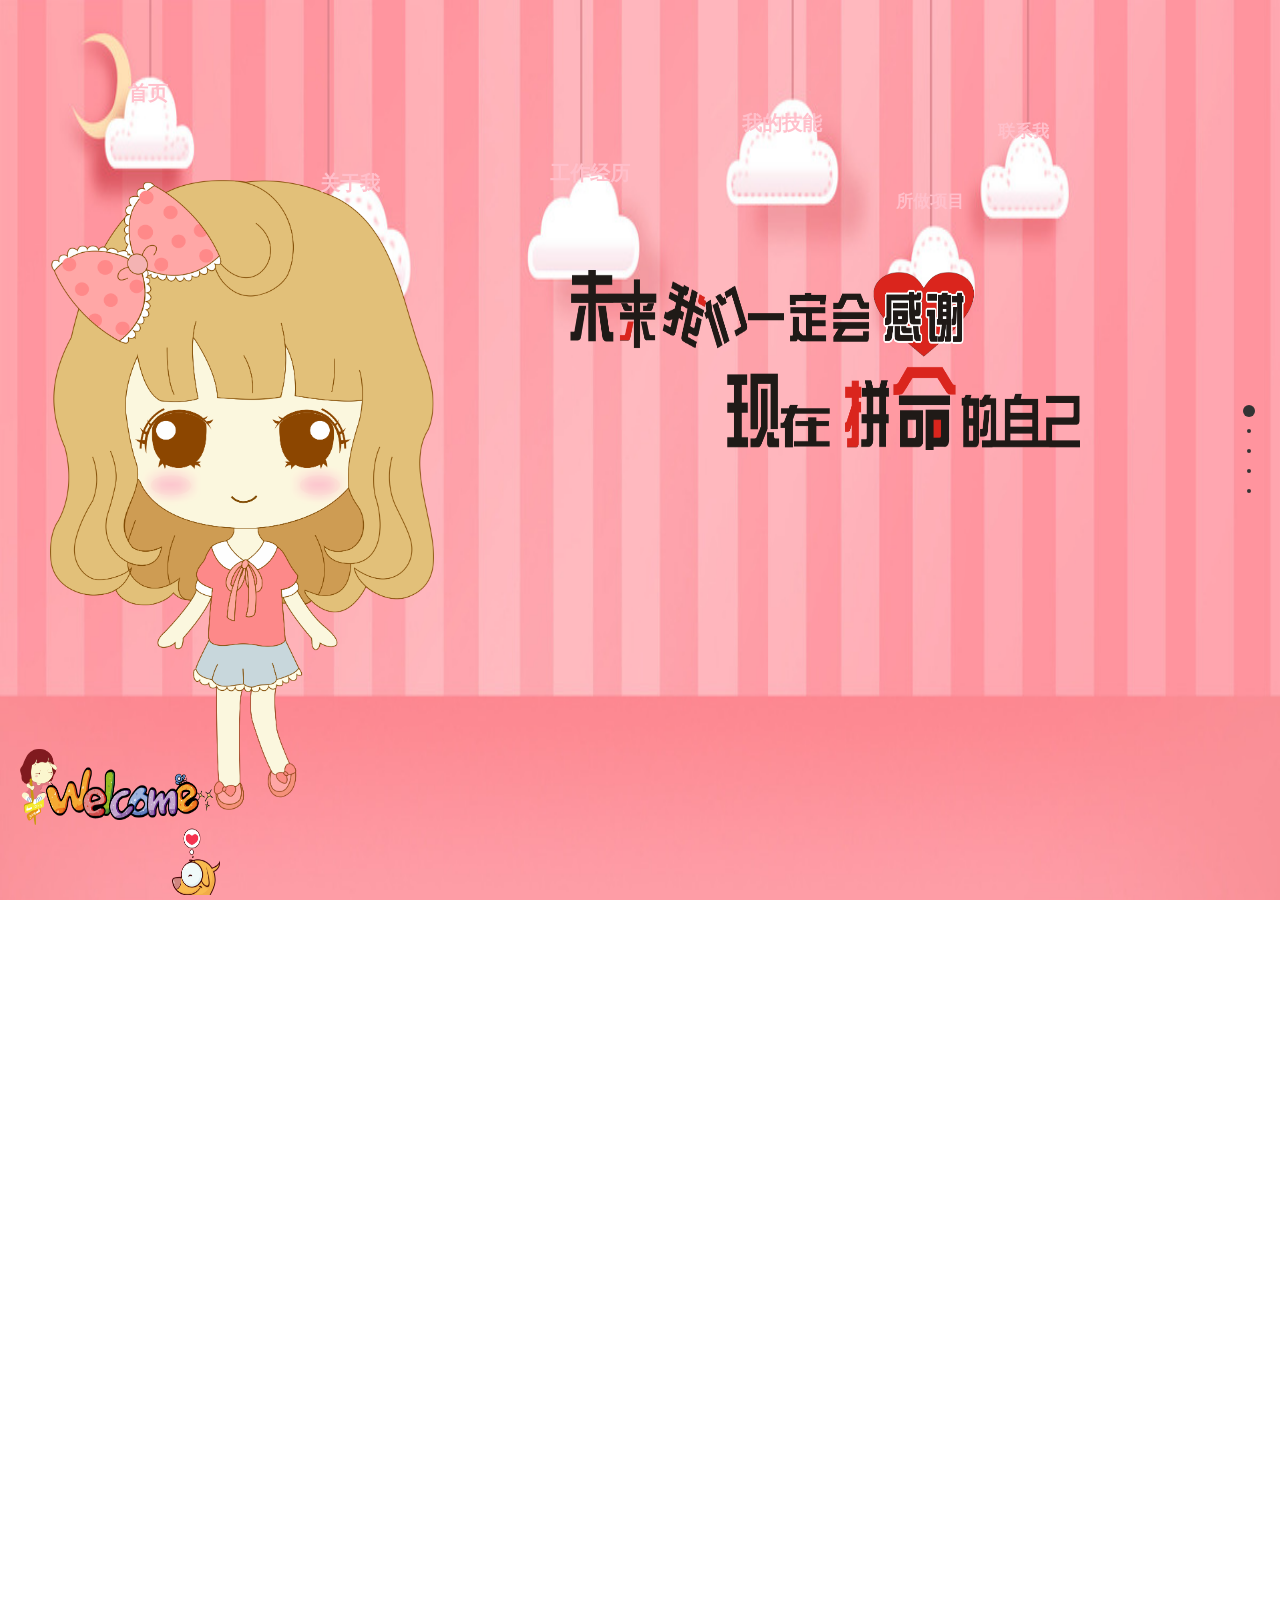
<file: index.html>
<!doctype html>
<html lang="en">
<head>
	<meta charset="UTF-8">
	<title>Document</title>
	<link rel="stylesheet" href="jquery.fullPage.css">
	<link rel="stylesheet" href="index.css">
	<link rel="stylesheet" href="less.css">
	<script src="js/jquery-3.1.0.js"></script>
	<script src="js/jquery.fullPage.js"></script>
	<script src="js/index.js"></script>


</head>
<body>
	<div id="fullpage">
	<div id="index1" class="container-fluid box section" data-anchor="nub1">
		<!-- <div class="jiantou">前端之路</div> -->
		<div class="menu1">
			<ul class="ul">
				<li data-menuanchor="nub1">
					<a href="#nub1">首页</a>
				</li data-menuanchor="nub2">
				<li>
					<a href="#nub2">关于我</a>
				</li>
				<li data-menuanchor="nub3">
					<a href="#nub3">工作经历</a>
				</li>
				<li data-menuanchor="nub4">
					<a href="#nub4">我的技能</a>
				</li>
				<li data-menuanchor="nub5">
					<a href="#nub5" style="font-size:17px">所做项目</a>
				</li>
				<li data-menuanchor="nub6">
					<a href="#nub6" style="font-size:17px" class="xi">联系我</a>
					<div class="lian"></div>
				</li>
			</ul>
		</div>
		<div class="menu2">
			<div class="mmu">
			<div class="menutop"></div>
			<div class="menubottom"></div>
			</div>
			<div class="scene">
			<div class="erji">
				<ul>
					<li><a href="#nub1">首页</a></li>
					<li><a href="#nub2">关于我</a></li>
					<li><a href="#nub3">教育与经历</a></li>
					<li><a href="#nub4">我的技能</a></li>
					<li><a href="#nub5">我的项目</a></li>
					<li><a href="home/index.html">更多</a></li>
				</ul>
			</div>
			</div>
		</div>
		<div class="wel"></div>
		<div class="renwu"></div>
		<div class="yishu"></div>
		
	</div>
	<div id="index2" class="box section " data-anchor="nub2">
		<div class="ttitle">关于我自己</div>
		<div class="zhongxin">
			<div class="zhaopian">
				<div class="wo"></div>
			</div>
			<div class="jieshao">
				<p>我叫王清，是一名优秀的前端工程师，已有一年的工作经历</p>
				<br>
				<p>在工作中，我的效率是非常高的，完成任务的程度一向不错</p>
				<br>
				<p>我的人生格言是:聪明和笨拙不过是你实例化后的两个方法，就看你想调用哪个</p>
			</div>
		</div>

	</div>
	<div id="index3" class="container-fluid box section" data-anchor="nub3">
		<div class="ttitle">教育与经历</div>
		<div class="fen"></div>
		<div class="content">
			<div class="container">
			<ul class="row">
				<li class="col-s-3 col-m-6 ">
					<div class="gifa">
						<h1>吕梁学院[2013-2016]</h1>
						<p>在校四年，读的是电子信息工程，但对计算机情有独钟，所以报了计算机专业的选修课，自己利用课余事件也经常学习计算机方面的知识</p>
					</div>
					<span class="gifs">本科学历</span>
				</li>
				<li class="col-s-3 col-m-6 ">
					<div class="gifa gifb">
						<h1>[2013-2016]</h1>
						<p>在校四年，读的是电子信息工程，但对计算机情有独钟，所以报了计算机专业的选修课，自己利用课余事件也经常学习计算机方面的知识</p>
					</div>
						<span class="gifs">曾经工作</span>
				</li>
				<li class="col-s-3 col-m-6">
					<div class="gifa gifc">
						<h1>[2013-2016]</h1>
						<p>在校四年，读的是电子信息工程，但对计算机情有独钟，所以报了计算机专业的选修课，自己利用课余事件也经常学习计算机方面的知识</p>
					</div>
					<span class="gifs">曾经工作</span>
				</li>
				<li class="col-s-3 col-m-6">
					<div class="gifa gifd">
						<h1>[2013-2016]</h1>
						<p>在校四年，读的是电子信息工程，但对计算机情有独钟，所以报了计算机专业的选修课，自己利用课余事件也经常学习计算机方面的知识</p>
					</div>
					<span class="gifs">曾经工作</span>
				</li>
			</ul>
		</div>
		</div>
	</div>
	<div id="index4" class="box section" data-anchor="nub4">
		<div class="ttitle">我的技能</div>
		<div class="ic">
			<div class="content1 container">
				<div class="con row">
					<div class="game col-s-4 col-m-6">
						<div class="gaml">
							<a href="">
								<img class="gami"src="img/t0176df16764a1f6a82.png" alt="">
							</a>
						</div>
						<div class="gmr">
							<div class="benpao">超文本标记语言</div>
							<div class="ku">是一种制作万维网页面的标准语言</div>
							<div class="point">
								掌握程度：
								<span></span>
							</div>
						</div>
					</div>
					<div class="game col-s-4 col-m-6">
						<div class="gaml">
							<a href="">
								<img class="gami"src="img/wKioJlJx6ZWyFcIpAACuEUzoPwc110.jpg" alt="">
							</a>
						</div>
						<div class="gmr">
							<div class="benpao">直译式脚本语言</div>
							<div class="ku">​
是一种基于对象和事件驱动并具有相对安全性的客户端脚本语言</div>
							<div class="point">
								掌握程度：
								<span></span>
							</div>
						</div>
					</div>
					<div class="game col-s-4 col-m-6">
						<div class="gaml">
							<a href="">
								<img class="gami"src="img/t01d3f08ad0e097ce3f.png" alt="">
							</a>
						</div>
						<div class="gmr">
							<div class="benpao"> 层叠样式表</div>
							<div class="ku">是一种用来表现HTML等文件样式的计算机语言。</div>
							<div class="point">
								掌握程度：
								<span></span>
							</div>
						</div>
					</div>
					<div class="game col-s-4 col-m-6">
						<div class="gaml">
							<a href="">
								<img class="gami"src="img/t017823955f4c888bb6.png" alt="">
							</a>
						</div>
						<div class="gmr">
							<div class="benpao">jQuery</div>
							<div class="ku">是一套跨浏览器的JavaScript库，简化HTML与JavaScript之间的操作</div>
							<div class="point">
								掌握程度：
								<span></span>
							</div>
						</div>
					</div>
					<div class="game col-s-4 col-m-6">
						<div class="gaml">
							<a href="">
								<img class="gami"src="img/t0176df16764a1f6a82.png" alt="">
							</a>
						</div>
						<div class="gmr">
							<div class="benpao">超文本标记语言</div>
							<div class="ku">是一种制作万维网页面的标准语言</div>
							<div class="point">
								掌握程度：
								<span></span>
							</div>
						</div>
					</div>
					<div class="game col-s-4 col-m-6">
						<div class="gaml">
							<a href="">
								<img class="gami"src="img/t0176df16764a1f6a82.png" alt="">
							</a>
						</div>
						<div class="gmr">
							<div class="benpao">超文本标记语言</div>
							<div class="ku">是一种制作万维网页面的标准语言</div>
							<div class="point">
								掌握程度：
								<span></span>
							</div>
						</div>
					</div>
				</div>
			</div>
		</div>
	</div>
	<div id="index5" class="box section" data-anchor="nub5">
		<div class="ttitle">我的项目</div>
		<div class="contentt container">
			<div class="xm row">
				<div class="xmm xm1 col-s-3 col-m-6">
					<div class="tutu tutu1"><a href="http://wq1055.duapp.com/phpcms/index.php">
						<img src="img/36.png" alt="">
					</a>
					</div>
					<div class="title"><a href="">山西畅拍</a></div>
					<div class="des"><p>利用phpcms从后台提取的数据，前端后台自己完成</p></div>
				</div>
				<div class="xmm xm1 col-s-3 col-m-6">
					<div class="tutu tutu2"><a href="http://wangqing.duapp.com/huan/huanteng/index.php">
						<img src="img/38.jpg" alt="">
					</a>
					</div>
					<div class="title"><a href="">广州欢腾鞋业</a></div>
					<div class="des"><p>从前台布局到后台数据的提取，整个项目自己完成</p></div>
				</div>
				<div class="xmm xm1 col-s-3 col-m-6">
					<div class="tutu tutu3"><a href="huaban/canvas.html">
						<img src="img/56.jpg" alt="">
					</a>
					</div>
					<div class="title"><a href="">画板</a></div>
					<div class="des"><p>利用html5的新特性canvas制作了一个画板</p></div>
				</div>
				<div class="xmm xm1 col-s-3 col-m-6">
					<div class="tutu tutu4"><a href="http://chihuo.duapp.com/shu/index/header.php">
						<img src="img/45.jpg" alt="">
					</a>
					</div>
					<div class="title"><a href="">新闻发布系统</a></div>
					<div class="des"><p>自己用php写的后台</p></div>
				</div>
			</div>
		</div>
		<a href="home/index.html" class="more"></a>
	</div>
	</div>
	<!-- <ul id="myMenu">
		<li data-menuanchor="nub1"class="lis">
			<a href="#nub1" title="1"></a>
		</li>
		<li class="lis" data-menuanchor="nub2">
			<a href="#nub2" title="2"></a>
		</li>
		<li class="lis" data-menuanchor="nub3">
			<a href="#nub3" title="3"></a>
		</li>
		<li class="lis" data-menuanchor="nub4">
			<a href="#nub4" title="4"></a>
		</li>
		<li class="lis" data-menuanchor="nub5">
			<a href="#nub5" title="5"></a>
		</li>
	</ul> -->
</body>
</html>
</file>
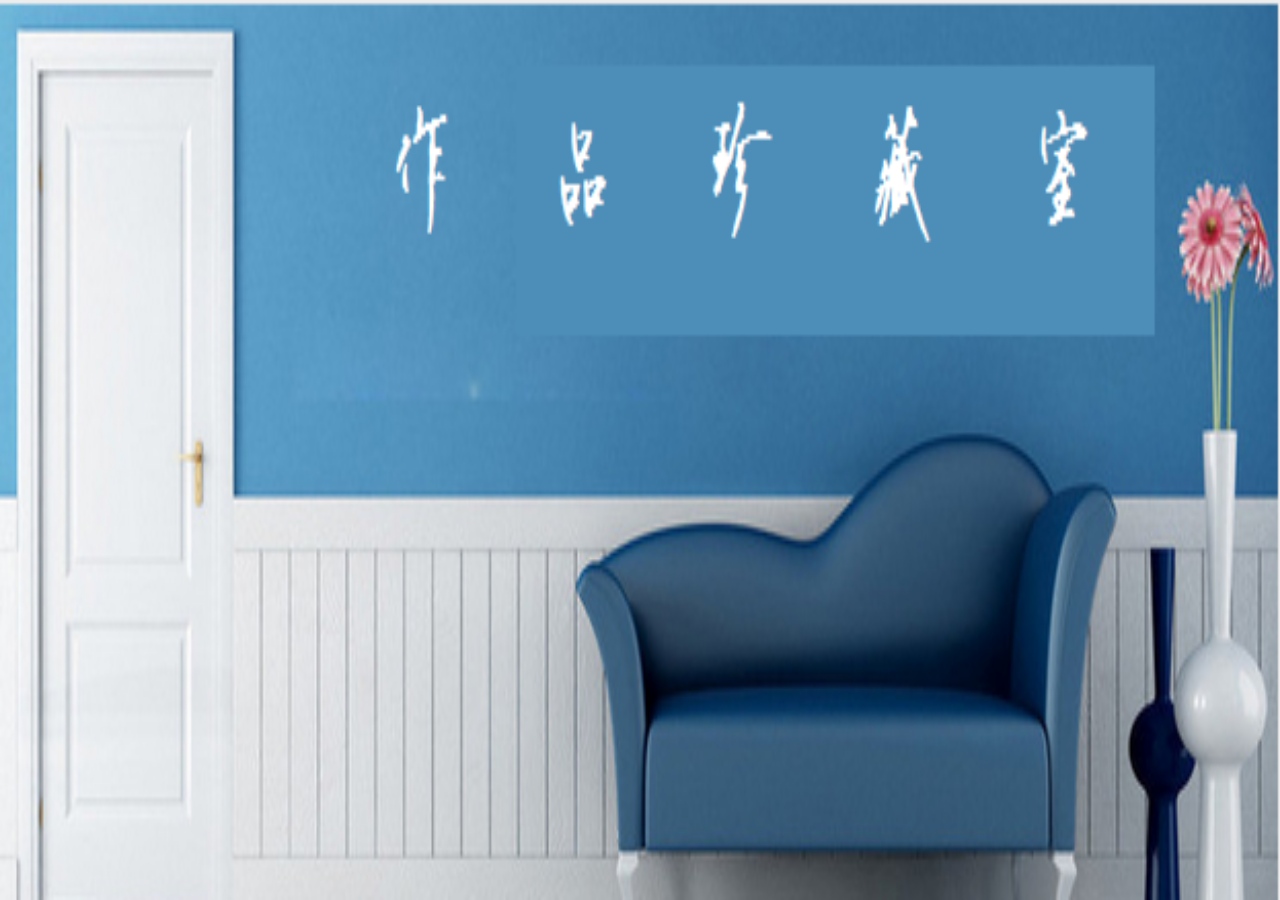
<file: home/index.html>
<!doctype html>
<html lang="en">
<head>
    <meta charset="UTF-8">
    <title>Document</title>
    <link rel="stylesheet" href="css/index.css">
    <link rel="stylesheet" href="font/iconfont.css">
     <script src="js/jquery-3.1.0.js"></script>
    <script src="js/index.js"></script>
</head>
<body>
<div class="scene">
    <div class="room">
        <div class="panel panel1"></div>
        <div class="panel">
            <div class="left">
             <div class="bizhi">
               <div class="button"></div>
               <div class="zhen">
                   <a class="tubiao" href="dazi/index.html"style="background:url(img/c4.jpg);background-size:100% 100%;display:block"></a>
                    <a class="tubiao" href="hunli/index.html" style="background:url(img/42.png);background-size:100% 100%;transform:rotateY(180deg) display:block"></a>
                     <a class="tubiao" href="http://tongxunlu.duapp.com"style="background:url(img/da.png);background-size:100% 100%;display:block"></a>
                      <a class="tubiao" href="game/index.html"style="background:url(img/20399.jpg);background-size:100% 100%;display:block"></a>
                      <a class="tubiao" style="background:url(img/a2.png);background-size:100% 100%;display:block"></a>
               </div>
             </div>
            </div>

            <div class="left_bottom">
                <!--<img src="img/shafa.png" alt="">-->
            </div>
        </div>
        <div class="panel">
        </div>
        <div class="panel">
            <div class="right">
               <a href=""></a>
               <!--  <div ></div>
                <div></div>
                <div></div>
                <div></div>
                <div></div> -->
            </div>
        </div>
        <div class="panel panel5"></div>
        <div class="panel">
            <div class="diann">
                <div class="dong">
                    <a href="http://chihuo.duapp.com/shu/index/header.php"><img src="img/logo.png" alt=""></a>
                     <a href="http://wq1055.duapp.com/phpcms/index.php"><img src="img/315.png" alt=""></a>
                      <a href="http://wangqing.duapp.com/huan/huanteng/index.php"><img src="img/643.png" alt=""></a>
                       <a href="baidu/index.html"><img src="img/926.png" alt=""></a>
                       <a href="wangyi/index.html"><img src="img/97.jpg" alt=""></a>
                       <a href="apple/index.html"><img src="img/large.jpg" alt=""></a>

                    <div class="anniul">-</div>
                    <div class="anniur">+</div>
                </div>
            </div>
            <div class="button1"></div>

        </div>
    </div>
</div>
</body>
<script>
    $(".button").click(function(){
        $(".zhen").css("display","block")
    })
     $(".button1").click(function(){
        $(".dong").css("display","block")
    })

    var num=0;
    $(".dong a").hide().eq(num).show();
    function move(){
        num++;
        if(num>=$(".dong a").length){
            num=0
        }
        $(".dong a").fadeOut(300).eq(num).fadeIn();
    }
    $(".dong div").click(function(){
        move()
    })
</script>
</html>
</file>
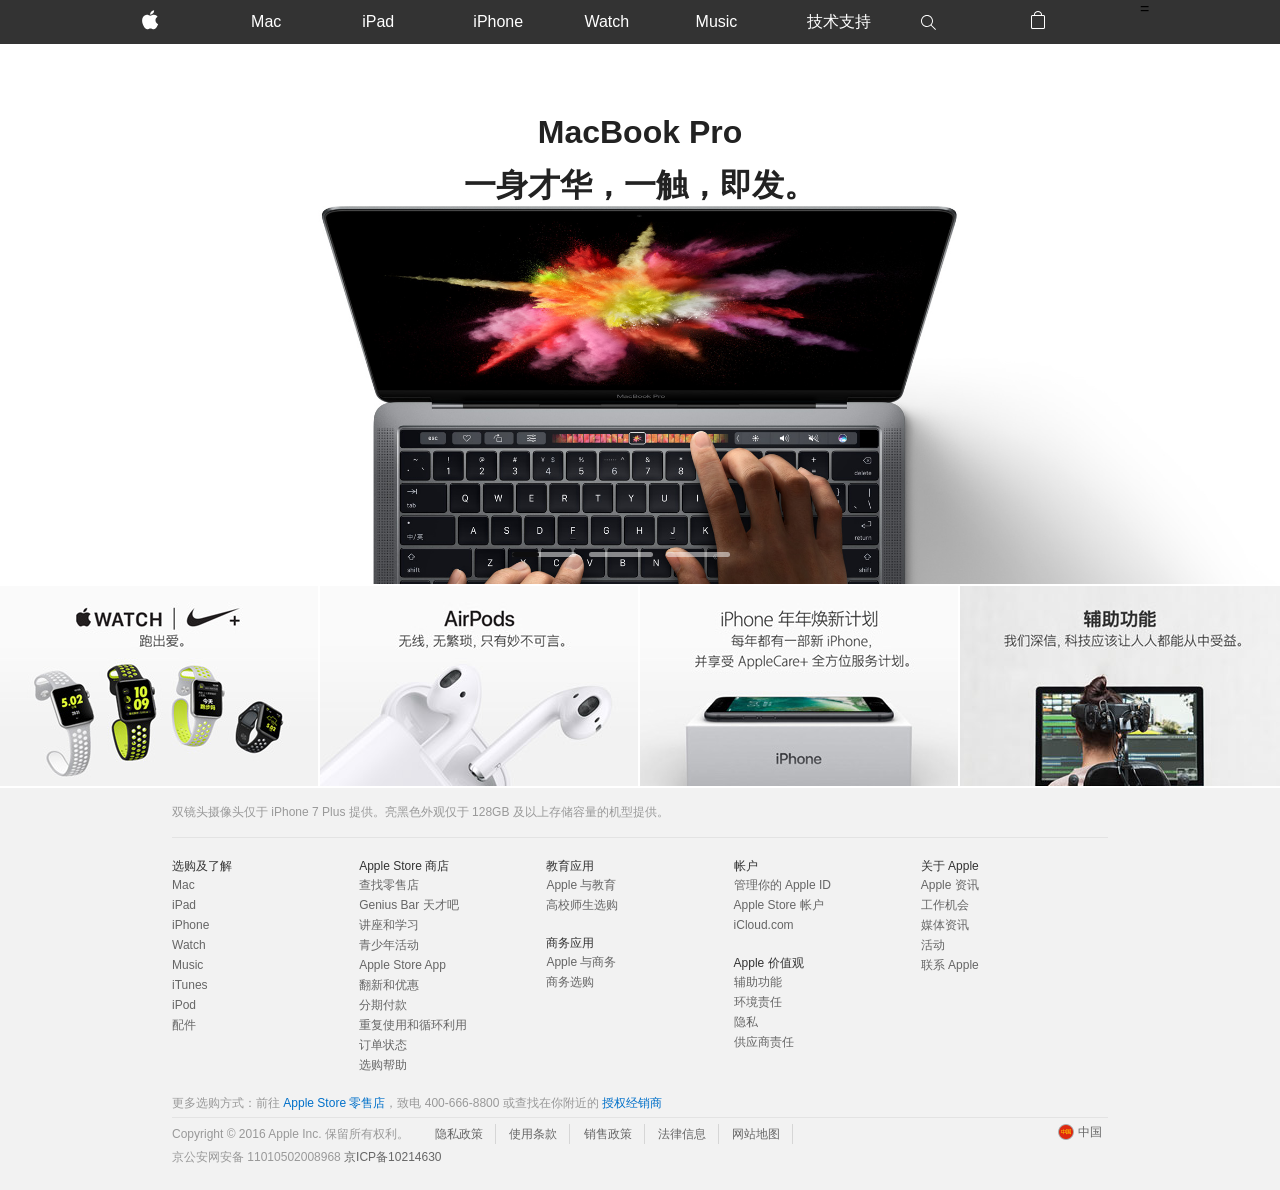
<file: home/apple/index.html>
<!doctype html>
<html lang="en">
<head>
    <meta charset="UTF-8">
    <meta name="viewport"
          content="width=device-width, user-scalable=no, initial-scale=1.0, maximum-scale=1.0, minimum-scale=1.0">
    <meta http-equiv="X-UA-Compatible" content="ie=edge">
    <title>Apple(中国)</title>
    <link rel="shortcut icon" href="img/logo.png">
    <link rel="stylesheet" href="css/index.css">
    <link rel="stylesheet" href="css/less.css">
    <script src="js/jquery.js"></script>
    <script src="js/index.js"></script>
</head>
<body>
<div class="header">
    <ul class="menu col-l-hide">
        <li class="index"><a href=""></a></li>
        <li class="nav"><a href="">Mac</a></li>
        <li class="nav"><a href="">iPad</a></li>
        <li class="nav"><a href="">iPhone</a></li>
        <li class="nav"><a href="">Watch</a></li>
        <li class="nav"><a href="">Music</a></li>
        <li class="nav"><a href="">技术支持</a></li>
        <li class="search"><a href=""></a></li>
        <li class="bag"><a href=""></a></li>
    </ul>
    <ul class="smenu col-l-show">
        <li><span class="menu_open">=</span>
        </li>
        <li class="index"><a href=""></a></li>
        <li class="bag"><a href=""></a></li>
    </ul>
</div>
<div class="small_nav container col-m-hide">
    <div class="nav_con row">
        <ul class="nav_list col-l-show">
            <li class="menu_close"><a href="javascript:;">X</a></li>
            <li class="index"><a href=""></a></li>
        </ul>
        <ul class="small_nav_list">
            <li class="">
                <a href="">Mac</a>
            </li>
            <li class="">
                <a href="">iPad</a>
            </li>
            <li class="">
                <a href="">iPhone</a>
            </li>
            <li class="">
                <a href="">Watch</a>
            </li>
            <li class="">
                <a href="">Music</a>
            </li>
            <li class="">
                <a href="">技术支持</a>
            </li>
            <li class="search">
                <a href="">
                    <span class="small_nav_text">搜索 apple.com</span>
                </a>
            </li>

        </ul>
    </div>
</div>
<div class="banner">
    <div>
        <a href="">
            <h1>MacBook Pro</h1>
            <h2>一身才华，一触，即发。</h2>
            <div></div>
        </a>
    </div>
    <div>
        <a href="">
            <h1>iPhone</h1>
            <h2>7,在此。</h2>
            <div></div>
        </a>
    </div>
    <div>
        <a href="">
            <h1>Apple 特别活动</h1>
            <h2>观看主题演讲。</h2>
            <div></div>
        </a>
    </div>
    <ul class="nextbox">
        <li class="box-left">
            <div class="pre">&lt;</div>
        </li>
        <li class="box-right">
            <div class="next">&gt;</div>
        </li>
    </ul>
    <ul class="point">
        <li><div class="progress"></div></li>
        <li><div class="progress"></div></li>
        <li><div class="progress"></div></li>
    </ul>
</div>
<div class="container pic">
    <ul class="row">
        <li class="col-s-3 col-m-6 col-l-12"><a href=""></a></li>
        <li class="col-s-3 col-m-6 col-l-12"><a href=""></a></li>
        <li class="col-s-3 col-m-6 col-l-12"><a href=""></a></li>
        <li class="col-s-3 col-m-6 col-l-12"><a href=""></a></li>
    </ul>
</div>
<footer>
    <div class="foot">
        <div
         class="ac-gf">
          <ul>
              <li>双镜头摄像头仅于 iPhone 7 Plus 提供。亮黑色外观仅于 128GB 及以上存储容量的机型提供。</li>
          </ul>
        </div>
        <div class="footcen">
            <div class="foot_box">
                <label class="col-l-hide">选购及了解</label>
                <label class="head col-s-hide">选购及了解</label>
                <ul class="foot_son col-l-hide">
                    <li><a href="">Mac</a></li>
                    <li><a href="">iPad</a></li>
                    <li><a href="">iPhone</a></li>
                    <li><a href="">Watch</a></li>
                    <li><a href="">Music</a></li>
                    <li><a href="">iTunes</a></li>
                    <li><a href="">iPod</a></li>
                    <li><a href="">配件</a></li>
                </ul>
            </div>
            <div class="foot_box">
                <label class="col-l-hide">Apple Store 商店</label>
                <label class="head col-s-hide">Apple Store 商店</label>
                <ul class="foot_son col-l-hide">
                    <li><a href="">查找零售店</a></li>
                    <li><a href="">Genius Bar 天才吧</a></li>
                    <li><a href="">讲座和学习</a></li>
                    <li><a href="">青少年活动</a></li>
                    <li><a href="">Apple Store App</a></li>
                    <li><a href="">翻新和优惠</a></li>
                    <li><a href="">分期付款</a></li>
                    <li><a href="">重复使用和循环利用</a></li>
                    <li><a href="">订单状态</a></li>
                    <li><a href="">选购帮助</a></li>
                </ul>
            </div>
            <div>
                <div class="foot_box">
                    <label class="col-l-hide">教育应用</label>
                    <label class="head col-s-hide">教育应用</label>
                    <ul class="foot_son col-l-hide">
                        <li><a href="">Apple 与教育</a></li>
                        <li><a href="">高校师生选购</a></li>
                    </ul>
                </div>
                <div  class="foot_box">
                    <label class="col-l-hide">商务应用</label>
                    <label class="head col-s-hide">商务应用</label>
                    <ul class="foot_son col-l-hide">
                        <li><a href="">Apple 与商务</a></li>
                        <li><a href="">商务选购</a></li>
                    </ul>
                </div>
            </div>
            <div>
                <div  class="foot_box">
                    <label class="col-l-hide">帐户</label>
                    <label class="head col-s-hide">帐户</label>
                    <ul class="foot_son col-l-hide">
                        <li><a href="">管理你的 Apple ID</a></li>
                        <li><a href="">Apple Store 帐户</a></li>
                        <li><a href="">iCloud.com</a></li>
                    </ul>
                </div>
                <div  class="foot_box">
                    <label class="col-l-hide">Apple 价值观</label>
                    <label class="head col-s-hide">Apple 价值观</label>
                    <ul class="foot_son col-l-hide">
                        <li><a href="">辅助功能</a></li>
                        <li><a href="">环境责任</a></li>
                        <li><a href="">隐私</a></li>
                        <li><a href="">供应商责任</a></li>
                    </ul>
                </div>
            </div>
            <div  class="foot_box">
                <label class="col-l-hide">关于 Apple</label>
                <label class="head col-s-hide">关于 Apple</label>
                <ul class="foot_son col-l-hide">
                    <li><a href="">Apple 资讯</a></li>
                    <li><a href="">工作机会</a></li>
                    <li><a href="">媒体资讯</a></li>
                    <li><a href="">活动</a></li>
                    <li><a href="">联系 Apple</a></li>
                </ul>
            </div>
        </div>
        <div class="footbot">
            <div class="shop">
                更多选购方式：前往 <span><a href="">Apple Store 零售店</a></span>，致电 400-666-8800 或查找在你附近的 <span><a href="">授权经销商</a></span>
            </div>
            <div class="legal">
                <div>Copyright © 2016 Apple Inc. 保留所有权利。</div>
                <div>
                    <a href="">隐私政策</a>
                    <a href="">使用条款</a>
                    <a href="">销售政策</a>
                    <a href="">法律信息</a>
                    <a href="">网站地图</a>
                </div>
                <p>
                    <a href="">中国</a>
                </p>
            </div>
            <p>京公安网安备 11010502008968  <a href="">京ICP备10214630</a></p>
        </div>
    </div>
</footer>
</body>
</html>
</file>
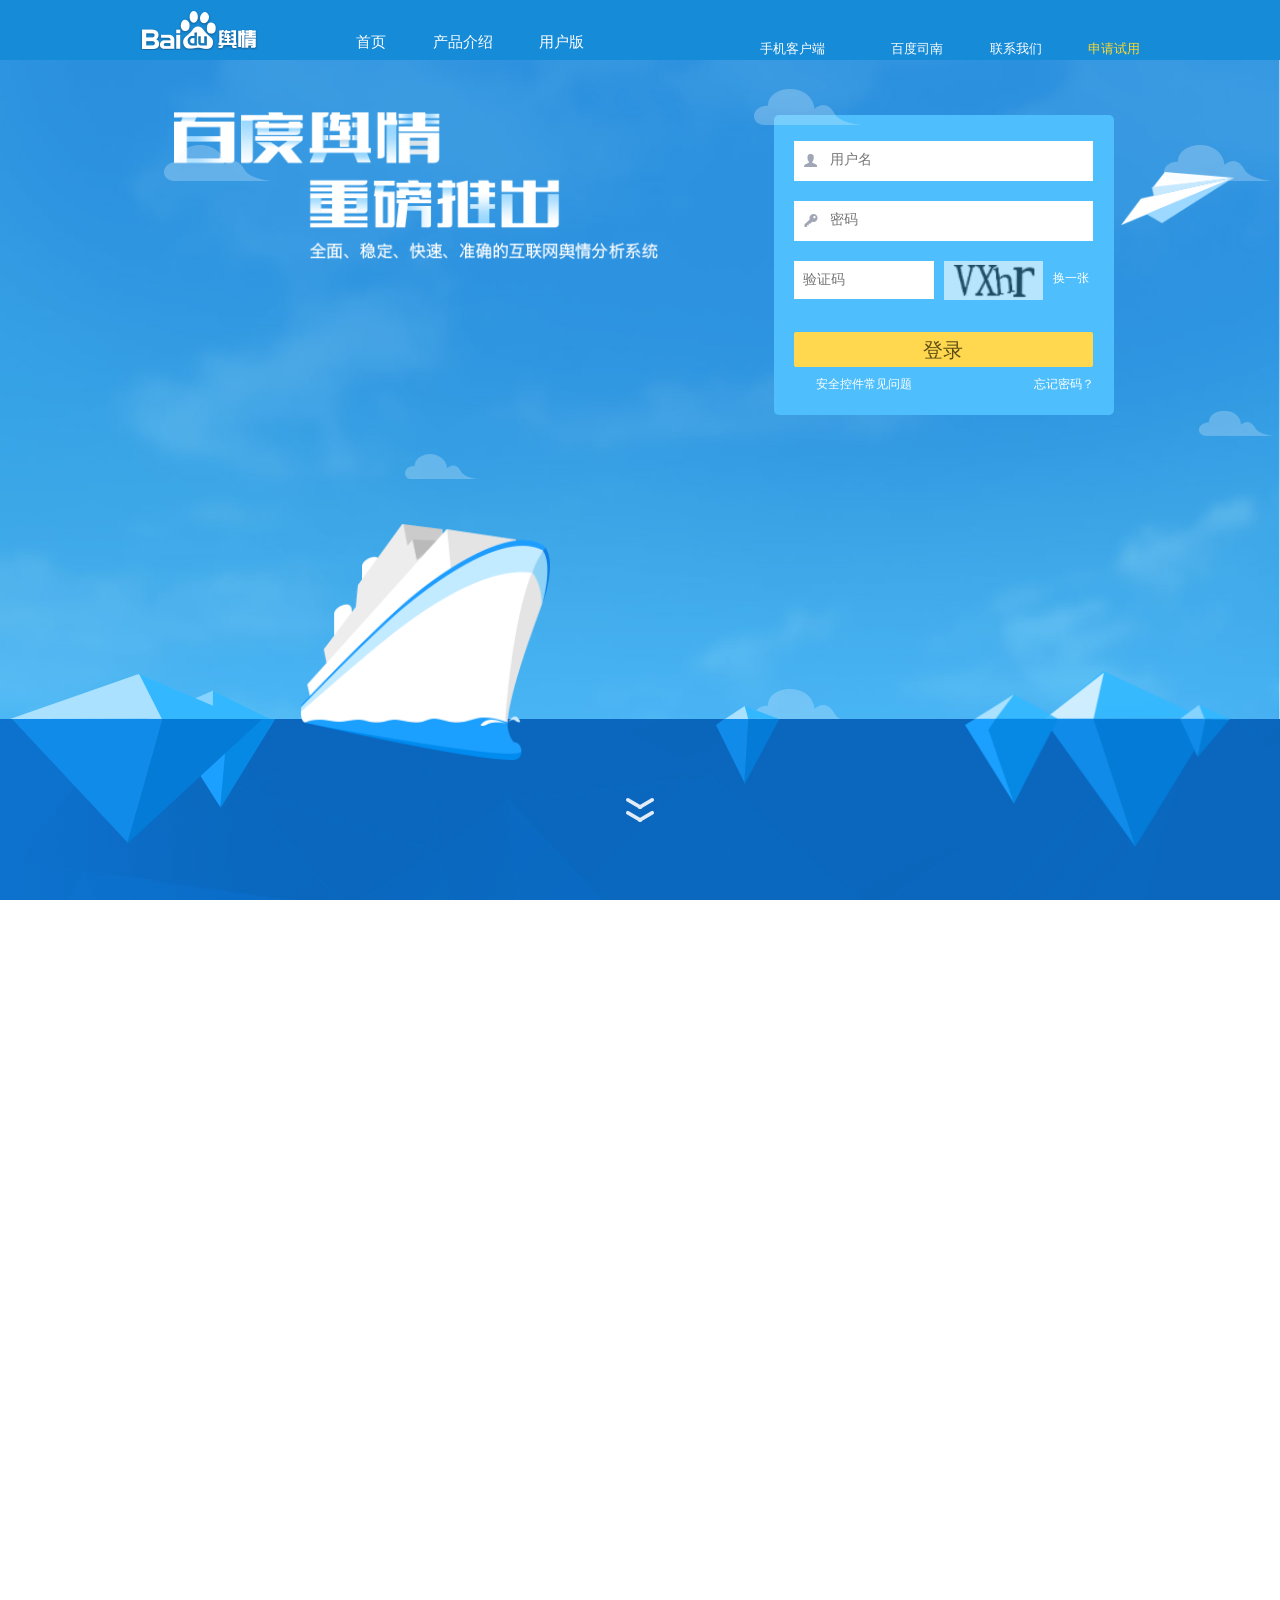
<file: home/baidu/index.html>
<!DOCTYPE html>
<html lang="en">
<head>
    <meta charset="UTF-8">
    <title>百度舆情</title>
    <script src="js/zepto.js"></script>
    <script src="js/touch.min.js"></script>
    <script src="js/index.js"></script>
    <link rel="stylesheet" href="css/响应式.css">
    <link rel="stylesheet" href="css/index.css">
</head>
<body>
    <header>
        <div class="nav-s">
        <a href="#" class="logo"></a>
        <div class="menu-small">
            <span></span>
            <span></span>
        </div>
        </div>
        <div class="nav-bar">
            <a href="#" class="logo"></a>
            <a href="#" class="small-nav nav">首页</a>
            <a href="#" class="small-nav nav">产品介绍</a>
            <a href="#" class="small-nav nav">用户版</a>
            <a href="#" class="small-nav sNav">手机客户端</a>
            <a href="#" class="small-nav sNav">百度司南</a>
            <a href="#" class="small-nav sNav">联系我们</a>
            <a href="#" class="small-nav sNav">申请试用</a>

        </div>
        <div class="nav-bar-large">
            <a href="#" class="logo"></a>
            <a href="#" class="small-nav nav">首页</a>
            <a href="#" class="small-nav nav">产品介绍</a>
            <a href="#" class="small-nav nav">用户版</a>
            <a href="#" class="small-nav lNav">手机客户端</a>
            <a href="#" class="small-nav lNav">百度司南</a>
            <a href="#" class="small-nav lNav">联系我们</a>
            <a href="#" class="small-nav lNav">申请试用</a>

        </div>

    </header>
    <div id="fullpage">
        <section class="one-section">
            <div class="cloud-view">
                <div class="cloud cloud-one"></div>
                <div class="cloud cloud-one"></div>
                <div class="cloud cloud-two"></div>
                <div class="cloud cloud-two"></div>
                <div class="cloud cloud-one"></div>
                <div class="cloud cloud-one"></div>
            </div>
            <div class="form">
                <div class="login">
                    <form action="1.php">
                        <div class="login-info">
                            <div class="username">
                                <span></span>
                                <input type="text" placeholder="用户名">
                            </div>
                            <p id="user-error" class="error"></p>
                            <div class="password">
                                <span></span>
                                <div><input type="text" placeholder="密码"></div>
                                
                            </div>
                            <p id="pass-error" class="error"></p>
                            <div class="token">
                                <input type="text" placeholder="验证码">
                                <img src="img/验证码.jpg" alt="">
                                <a href="#">换一张</a>
                            </div>
                            <p id="token-error" class="error"></p>
                        </div>
                        <div class="login-action">
                            <input type="submit" value="登录">
                            <div class="other">
                                <div class="l">
                                    <span></span>
                                    <a href="#">安全控件常见问题</a>
                                </div>
                                <div class="r">
                                    <a href="#">忘记密码？</a>
                                </div>
                            </div>
                        </div>
                    </form>
                </div>
            </div>
            <div class="obj obj-text"></div>
            <div class="obj obj-fly"></div>
            <div class="bg-bottom">
                <div class="obj obj-hill-3"></div>
                <div class="obj obj-ship"></div>
                <div class="obj obj-hill-2"></div>
                <div class="obj obj-hill-1"></div>
                <a href="#" class="arrow"></a>
            </div>
        </section>
        <section class="two-section">
            <div class="title">
                <h3></h3>
                    <div class="txt" >
                        <h4>数据收集与处理</h4>
                        <p>
                            15年专业数据收集与语义分析技术积累
                            <br>
                            卓越极致，不断攀登
                        </p>
                    </div>

            </div>
            <div class="obj obj-brain obj-transition"></div>
            <div class="bg-bottom bg-bottom-two">
                <div class="square square-1"></div>
                <div class="square square-2"></div>
                <div class="square square-3"></div>
                <a href="#" class="arrow"></a>
                <div class="square square-4"></div>
                <div class="square square-5"></div>
            </div>
        </section>
        <section class="three-section">
            <div class="block">
                <div class="square2 square-a"></div>
                <div class="square2 square-b"></div>
                <div class="square2 square-c"></div>
                <div class="square2 square-d"></div>
                <div class="square2 square-e"></div>
            </div>
            <div class="title title-two">
                <h3></h3>
                <div class="txt" >
                    <h4>舆情分析逻辑与架构</h4>
                    <p>
                        声量诊断、传播分析、情感提炼、受众画像


                        <br>
                        有方法论，更有智慧
                    </p>
                </div>

            </div>
            <div class="obj obj-allside obj-transition"></div>
            <div class="bg-bottom bg-bottom-three">
                <a href="#" class="arrow"></a>
            </div>
        </section>
        <section class="three-section">
            <div class="obj obj-dot"></div>
            <div class="title title-four">
                <h3></h3>
                <div class="txt" >
                    <h4>专业数据可视化


                    </h4>
                    <p>
                        非凡的数据洞悉和可视化能力


                        <br>
                        精研数据，惊艳所见
                    </p>
                </div>

            </div>
            <div class="obj obj-data obj-transition"></div>
            <div class="copyright">
                <span>© 2014 Baidu</span>
                <a href="#">使用百度前必读</a>
            </div>
        </section>
    </div>
</body>
</html>
</file>
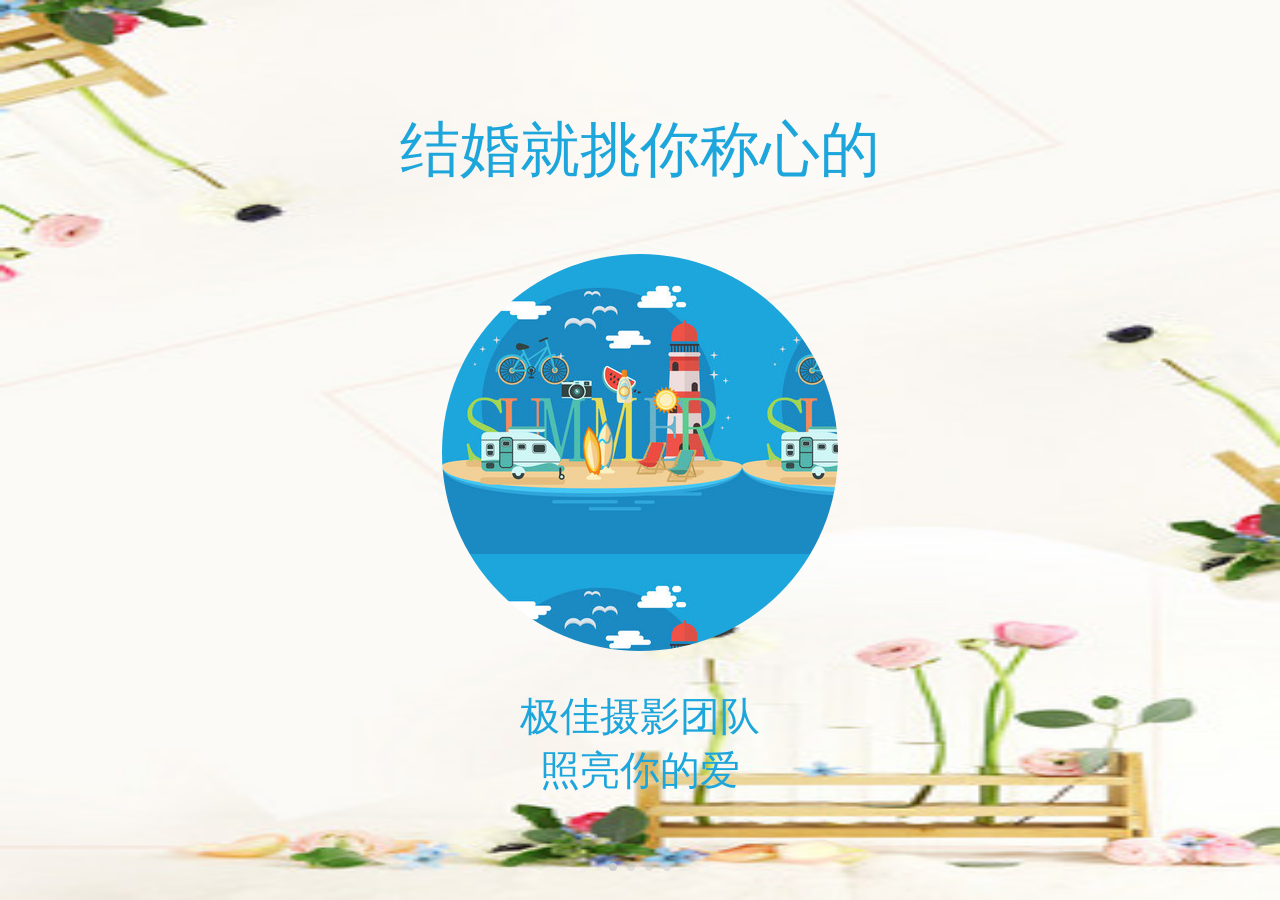
<file: home/hunli/index.html>
<!DOCTYPE html>
<html>
<head>
    <meta charset="utf-8">
    <meta name="viewport" content="width=device-width,initial-scale=1,minimum-scale=1,maximum-scale=1,user-scalable=no" />
    <title></title>
    <link rel="stylesheet" href="css/swiper.css" />
    <link rel="stylesheet" href="css/index.css" />
    <link rel="stylesheet" href="css/animate.css" />
    <script src="js/swiper.js"></script>
    <script src="js/jquery.js"></script>
    <script src="js/swiper.animate.min.js"></script>
    <script src="js/index.js"></script>
</head>
<body>
	<div class="swiper-container">
		<div class="swiper-wrapper sss">
			<div class="swiper-slide diyi">
				<div class="wenn ani" swiper-animate-effect="fadeInUp" swiper-animate-duration="0.5s" swiper-animate-delay="0.3s">结婚就挑你称心的</div>
				<div class="tutu ani" swiper-animate-effect="bounceIn" swiper-animate-duration="0.5s" swiper-animate-delay="0.3s"></div>
				<div class="wenw ani" swiper-animate-effect="fadeInUp" swiper-animate-duration="0.5s" swiper-animate-delay="0.3s">极佳摄影团队<br />照亮你的爱
				</div>
			</div>
			<div class="swiper-slide">
				<div class="wenn ani" swiper-animate-effect="fadeInUp" swiper-animate-duration="0.5s" swiper-animate-delay="0.3s">为你的她做好抉择</div>
				<div class="tutu ani" swiper-animate-effect="fadeInUp" swiper-animate-duration="0.5s" swiper-animate-delay="0.3s" style="background:url(img/quanqiu.jpg);background-size:100% 100%"></div>
				<div class="wenw ani" swiper-animate-effect="fadeInUp" swiper-animate-duration="0.5s" swiper-animate-delay="0.3s">全球任你挑<br />留下爱的足迹
				</div>
			</div>
			<div class="swiper-slide">
				<div class="wenn ani" swiper-animate-effect="fadeInUp" swiper-animate-duration="0.5s" swiper-animate-delay="0.3s">浪漫给你更多选择</div>
				<div class="tutu ani" swiper-animate-effect="fadeInUp" swiper-animate-duration="0.5s" swiper-animate-delay="0.3s" style="background:url(img/2.jpg);background-size:100% 100%"></div>
				<div class="wenw ani" swiper-animate-effect="wobble" swiper-animate-duration="0.5s" swiper-animate-delay="0.3s">更多服务<br/>让你们更加相爱
				</div>
			</div>
			<div class="swiper-slide">
				<div class="wenn ani" swiper-animate-effect="fadeInUp" swiper-animate-duration="0.5s" swiper-animate-delay="0.3s">更多用户的选择</div>
				<div class="tutu ani" swiper-animate-effect="fadeInUp" swiper-animate-duration="0.5s" swiper-animate-delay="0.3s" style="background:url(img/33.png);background-size:100% 100%"></div>
				<div class="wenw ani" swiper-animate-effect="wobble" swiper-animate-duration="0.5s" swiper-animate-delay="0.3s"><a href="zhuce.html">点击注册</a>
				</div>
			</div>
		</div>
		<div class="swiper-pagination"></div>
	</div>
</body>
<script>        
  var mySwiper = new Swiper ('.swiper-container', {
  onInit: function(swiper){ //Swiper2.x的初始化是onFirstInit
    swiperAnimateCache(swiper); //隐藏动画元素 
    swiperAnimate(swiper); //初始化完成开始动画
  }, 
  onSlideChangeEnd: function(swiper){ 
    swiperAnimate(swiper); //每个slide切换结束时也运行当前slide动画
  } 
  })        
  </script>

</html>
</file>
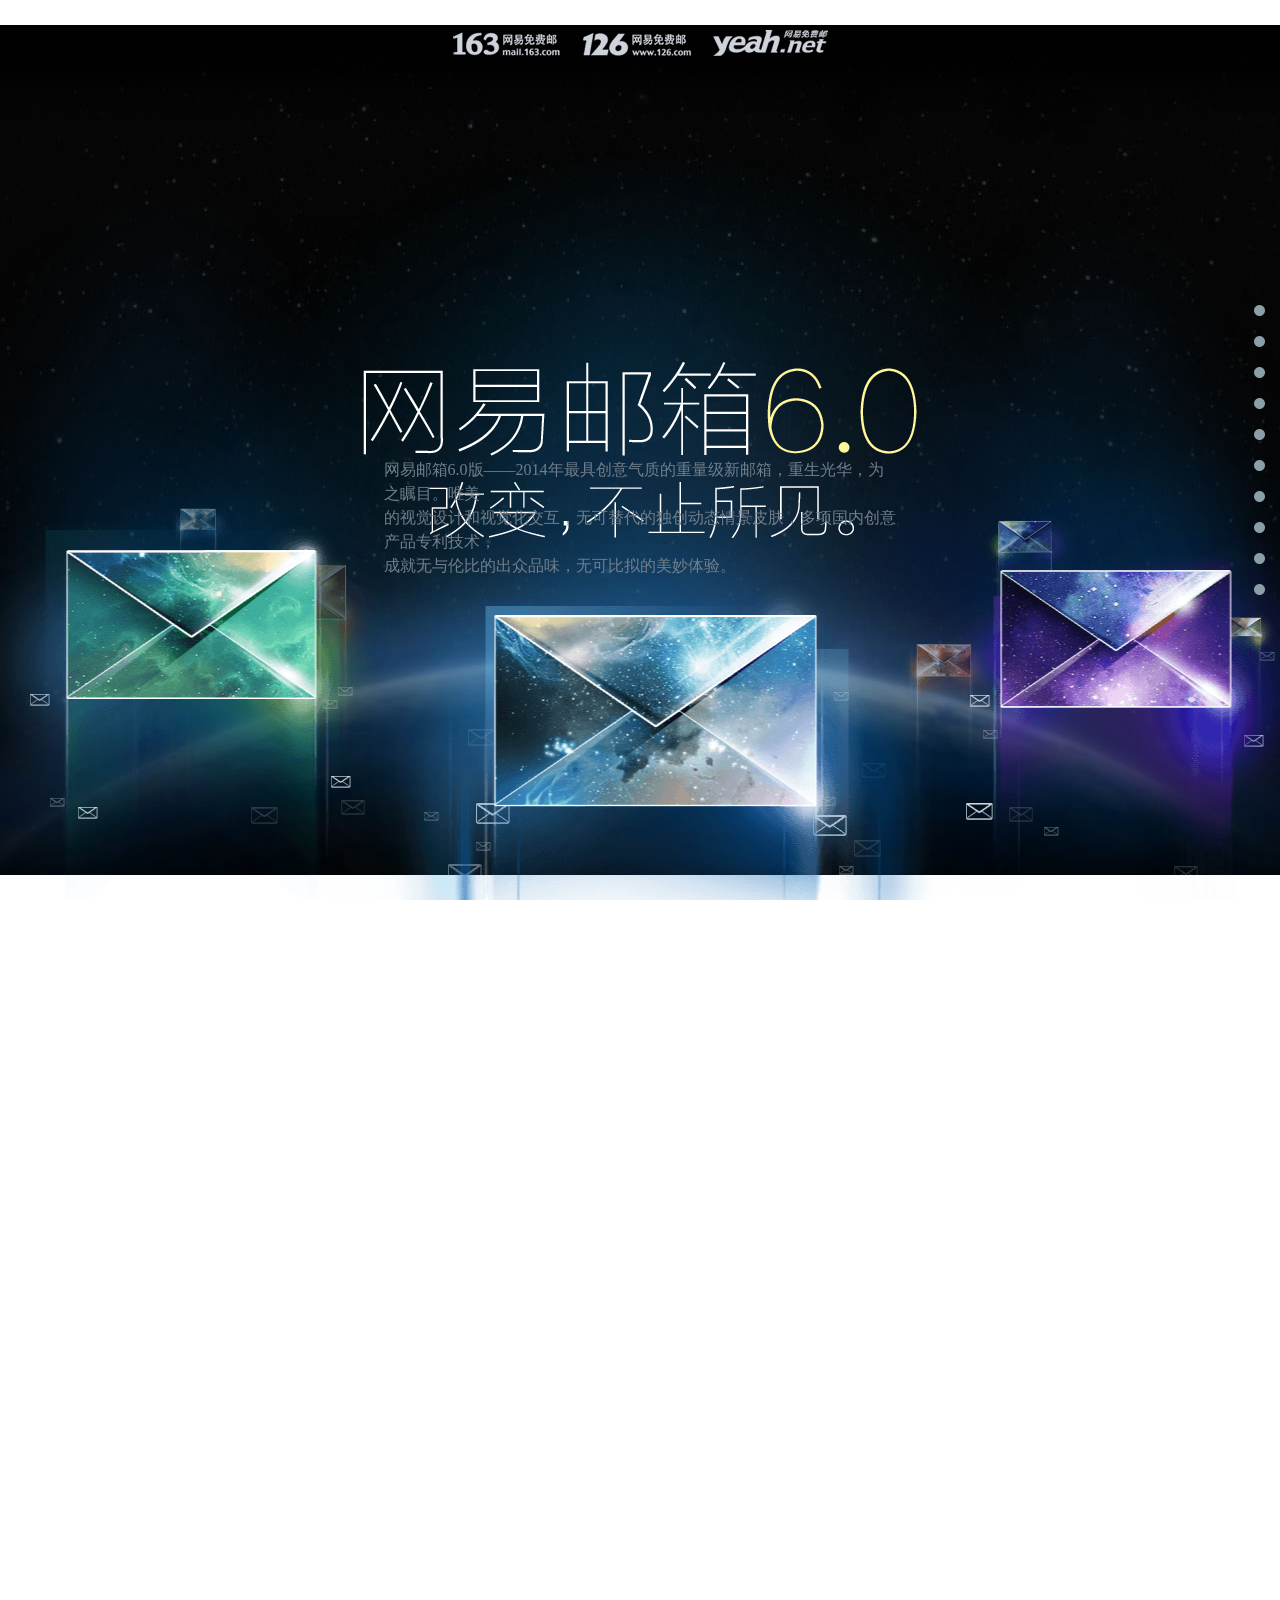
<file: home/wangyi/index.html>
<!doctype html>
<html lang="en">
<head>
    <meta charset="UTF-8">
    <title>网易邮箱</title>
    <link rel="stylesheet" href="css/jquery.fullPage.css">
    <link rel="stylesheet" href="css/less.css">
    <link rel="stylesheet" href="css/index.css">
    <script src="js/jquery.js"></script>
    <script src="js/jquery.fullPage.js"></script>

    <script src="js/index.js"></script>
</head>
<body>
<div id="fullpage">
    <div class="section" data-anchor="nub1">
        <div class="bgimag xiachi"></div>
        <div class="smag xia"></div>
        <div class="mian shang"></div>
        <div class="word wangy">
        </div>
        <div class="p one1">
            <p class="touming">
                网易邮箱6.0版——2014年最具创意气质的重量级新邮箱，重生光华，为之瞩目。唯美 <br>
                的视觉设计和视觉化交互，无可替代的独创动态情景皮肤，多项国内创意产品专利技术， <br>
                成就无与伦比的出众品味，无可比拟的美妙体验。
            </p>
        </div>
    </div>
    <div class="section" data-anchor="nub2">
        <div class="bgl zou"></div>
        <div class="bgr you"></div>
        <div class="wind xia"></div>
        <div class="word jian">
            <h1>[视觉·简]</h1>
            <div class="hua"></div>
        </div>
        <div class="p">
            <p class="touming">
                秉承网易邮箱经典的清新简洁的设计风格，邮箱 6.0 版带来全新一代的设计理念，更追求极致唯美的视觉设计、传承更多人文和艺术底蕴，华丽蜕变，带来更舒服更爽心悦目的视觉享受。
            </p>
        </div>
    </div>
    <div class="section" data-anchor="nub3">
        <div class="bac touming"></div>
        <div class="viw zou">
            邮箱 6.0 版采用了全新的视觉化交互设计，通过对界面的整体风格设计、重要信息的视觉化处理以及元素本身的视觉传达优化，来实现产品流程设计和交互行为塑造。从视觉的角度出发，让用户无需多想，直接通过感官与产品进行交互。
        </div>
        <div class="head you"></div>
        <div class="word">
            <h1>[ 视觉化交互设计 ]</h1>
            <div class="xin"></div>
        </div>
    </div>
    <div class="section" data-anchor="nub4">
        <div class="dong xia"></div>
        <div class="lu xiachi"></div>
        <div class="word qing">
            <h1>[动态情景皮肤]</h1>
            <div class="mei"></div>
        </div>
        <div class="p">
            <p>
                国内首创动态情景皮肤，可以随着早晚时光，季节主题的变幻而自动切换，实现了在邮箱里也能感受天气和心情的变化，带来完全不同的页面体验并且呈现最佳视觉感受，还特别针对原有邮箱皮肤的对比度和色彩进行了微调，减少视觉疲劳感。
            </p>
        </div>
    </div>
    <div class="section nub5" data-anchor="nub5">
        <div class="row">

        <div class="linghuyo zou">
            <div class="vido">
            <h3>新语音视频邮件</h3>
            <p>写信不再枯燥！在线录制和播放声音和视频邮件，比单纯的文字邮件更感性、更方便，更好玩。</p>
            </div>
        </div>
        <div class="linghuyo zou">
            <div class="vido">
            <h3>新语音视频邮件</h3>
            <p>写信不再枯燥！在线录制和播放声音和视频邮件，比单纯的文字邮件更感性、更方便，更好玩。</p>
            </div>
        </div>
        <div class="linghuyo you">
            <div class="vido">
            <h3>新语音视频邮件</h3>
            <p>写信不再枯燥！在线录制和播放声音和视频邮件，比单纯的文字邮件更感性、更方便，更好玩。</p>
            </div>
        </div>
        <div class="linghuyo you">
            <div class="vido">
            <h3>新语音视频邮件</h3>
            <p>写信不再枯燥！在线录制和播放声音和视频邮件，比单纯的文字邮件更感性、更方便，更好玩。</p>
            </div>

        </div>
            <div class="word chuang">
                <h1>[ 功能·创 ]</h1>
                <div class="chun"></div>
            </div>
        </div>
    </div>
    <div class="section" data-anchor="nub6">
        <div class="clock shang"></div>
        <div class="listb zou"></div>
        <div class="dujia you">
        <p>独家首创邮件管理方式：待办邮件 <br>采用日程的方式第一时间分配和提醒邮件！</p>
        <p>对于需要后续处理的重要邮件，如果正忙来不及处理和回复，只需设置为待办邮件，在待办时间到期时，邮件会在文件夹置顶提示或采用短信方式提醒。</p>
        <p>如此高效迅速处理邮件，让邮件处理过程变成更轻松和快捷。</p>
        </div>
        <div class="word dai">
            <h1>[ 代办邮件 ]</h1>
            <div class="daiban"></div>
        </div>
    </div>
    <div class="section" data-anchor="nub7">
        <div class="qiqiu xia"></div>
        <div class="youbox xiachi">
            <p>邮箱6.0版带来一种极其简便的方式，管理你和联系人的 <br>邮件往来，帮助你精准定位到以联系人为维度的邮件列表。</p>
            <p>同时支持以联系组方式来管理邮件，方便以群或相同关系 <br>的群体间的邮件管理，比如：同学组，客户组，公司组等。</p>
        </div>
        <div class="cao"></div>

        <div class="xiaoc"></div>
        <div class="xiaoming xia" ></div>
        <div class="word call">
            <h1>[ 联系人邮件 ]</h1>
            <div class="calls"></div>
        </div>

    </div>
    <div class="section" data-anchor="nub8">
        <div class="xueshan"></div>
        <div class="fla1"></div>
        <div class="fla2"></div>
        <div class="fla3"></div>
        <div class="word houji">
            <h1>[ 科技·聚 ]</h1>
            <div class="bofa"></div>
        </div>
        <div class="p">
            <p class="touming">邮箱6.0版带来“飞”一般的访问体验，速度提升达30%。采用全新base基础库bjs，更加轻量级，性能更加优化，完全兼容国内用户使用的所有浏览器，以及基于"多核"多线程的核心js引擎，性能和访问速度大幅提升。</p>
        </div>
    </div>
    <div class="section" data-anchor="nub9">
        <div class="row">
            <div class="shouji zou">
                <div class="shao">
                    易信扫描二维码即可登录网易
                    <br>邮箱6.0版，“扫一扫”让邮 <br>箱登录更方便。
                </div>
            </div>
            <div class="shouji touming">
                <div class="shao">
                    易信扫描二维码即可登录网易
                    <br>邮箱6.0版，“扫一扫”让邮 <br>箱登录更方便。
                </div>
            </div>
            <div class="shouji you">
                <div class="shao" style="border:0">
                    易信扫描二维码即可登录网易
                    <br>邮箱6.0版，“扫一扫”让邮 <br>箱登录更方便。
                </div>
            </div>
            <div class="word gout">
                <h1>[ 让沟通更有趣 ]</h1>
                <div class="youqu"></div>
            </div>
        </div>
    </div>
    <div class="section" data-anchor="nub10">
        <div class="dian"></div>
        <div class="fangda">
            <div class="bg10"></div>
            <div class="bg11"></div>
        </div>
        <div class="mor xiachi"></div>
    </div>
</div>
<ul id="myMenu">
    <li data-menuanchor="nub1" class="active"><a href="#nub1"></a></li>
    <li data-menuanchor="nub2"  ><a href="#nub2"></a></li>
    <li data-menuanchor="nub3" ><a href="#nub3"></a></li>
    <li data-menuanchor="nub4" ><a href="#nub4"></a></li>
    <li data-menuanchor="nub5" ><a href="#nub5"></a></li>
    <li data-menuanchor="nub6" ><a href="#nub6"></a></li>
    <li data-menuanchor="nub7" ><a href="#nub7"></a></li>
    <li data-menuanchor="nub8" ><a href="#nub8"></a></li>
    <li data-menuanchor="nub9" ><a href="#nub9"></a></li>
    <li data-menuanchor="nub10" ><a href="#nub10"></a></li>
</ul>
</body>
</html>
</file>
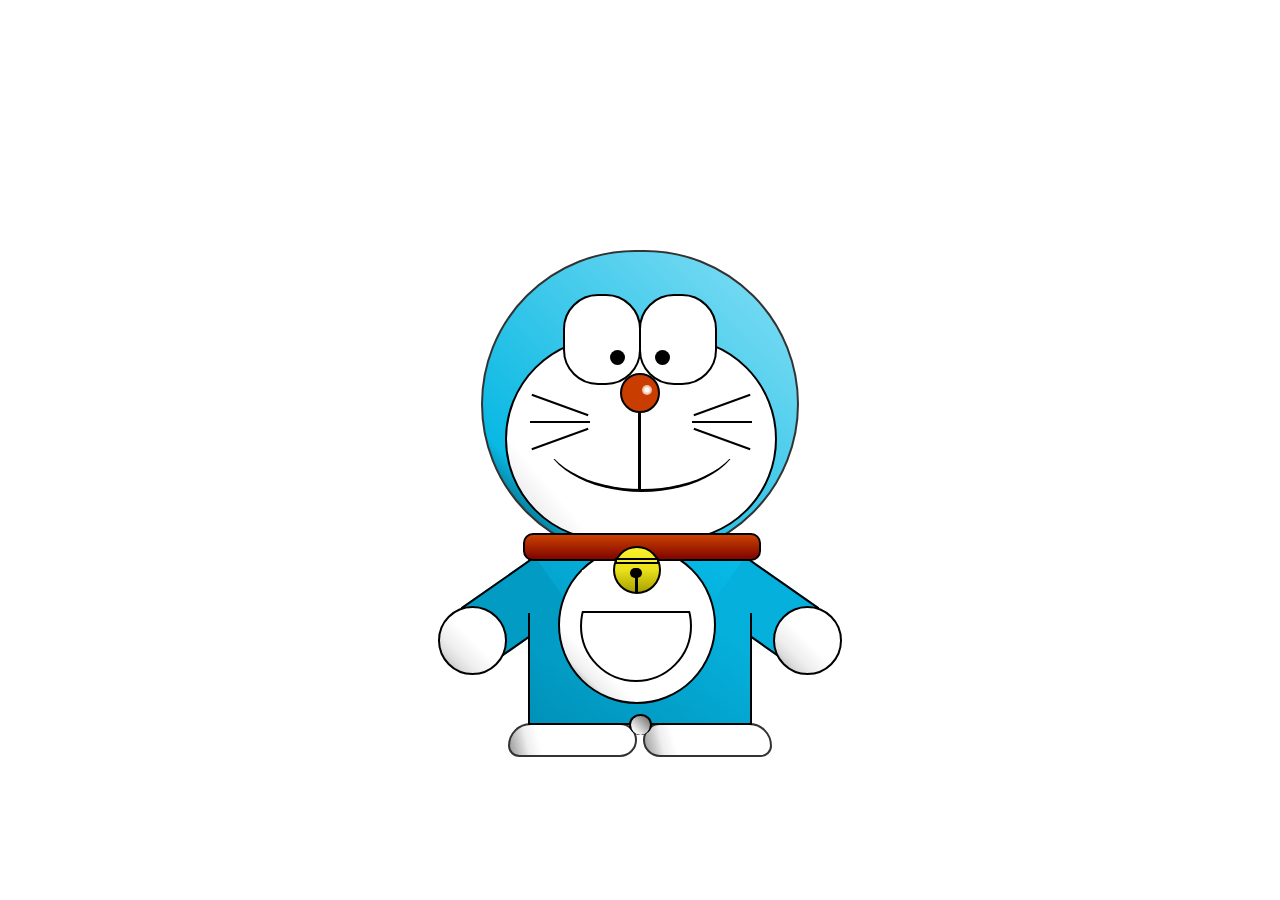
<file: l.html>
<!doctype html>
<html lang="en">
<head>
	<meta charset="UTF-8">
	<title>Document</title>
	<style>
	
  .cat{
  	width:500px;
  	height:400px;
  	position:absolute;
  	left:0;
  	top:0;
  	bottom:0;
  	right:0;
  	margin:auto;
  }
  .face{
  	width:314px;
  	height:304px;
  	margin:0 auto;
  	border:2px solid #333;
  	border-radius:164px;
  	background:linear-gradient(to bottom left, #7FDDF4 5%,#09B8E3 80%,black);
  	position: relative;
  }
  .mouse{
  	width:268px;
  	height:200px;
  	background:linear-gradient(230deg, white 80%,#D6D6D6);;
  	border:2px solid black;
  	position: absolute;
  	left:22px;
  	top:85px;
  	border-radius: 170px 170px
  }
  .eyesl{
  	position: absolute;
  	left:80px;
  	top:42px;
  	width:74px;
  	height:87px;
  	background: white;
  	z-index:10;
  	border:2px solid black;
  	border-radius: 35px 35px
  }
  .eyesr{
  	position: absolute;
  	right:80px;
  	top:42px;
  	width:74px;
  	height:87px;
  	background: white;
  	z-index:10;
  	border:2px solid black;
  	border-radius: 35px 35px
  }
  .qiu{
  	width:15px;
  	height:15px;
  	border-radius:50%;
  	background:black;
  	position: absolute;
  	left:45px;
  	top:54px;
    
  }
  .qiu1{
  	width:15px;
  	height:15px;
  	border-radius:50%;
  	background:black;
  	position: absolute;
  	right:45px;
  	top:54px;
    
  }
  .nose{
  	position: absolute;
  	left:113px;
  	top:34px;
  	width:36px;
  	height:36px;
  	border-radius:50%;
  	border:2px solid black;
  	background:#C93E00
  }
  .bai{
  	width:10px;
  	height:10px;
  	position: absolute;
  	left:20px;
  	top:10px;
  	background:radial-gradient(white 20%,#DB8058);
  	border-radius:5px;
  }
  .line{
  	position: absolute;
  	left:131px;
  	top:72px;
  	width:3px;
  	height:80px;
  	background: black
  }
  .mous{
  	width:200px;
  	height:120px;
  	position:absolute;
  	left:35px;
  	top:30px;
  	border-bottom:3px solid black;
  	border-radius:60%;
  }
  .zhel{
  	width:50px;
  	height:30px;
  	background:white;
  	position: absolute;
  	left:30px;
  	top:90px;
  }
   .zher{
  	width:50px;
  	height:30px;
  	background: white;
  	position: absolute;
  	right:30px;
  	top:90px;
  }
  .huzi{
  	position: absolute;
  	left:185px;
  	top:65px;
  	width:60px;
  	height:2px;
  	background: black;
  	transform:rotate(160deg);
  }
  .huzi2{
     position: absolute;
  	left:185px;
  	top:82px;
  	width:60px;
  	height:2px;
  	background: black;
  }
  .huzi3{
  	position: absolute;
  	left:185px;
  	top:99px;
  	width:60px;
  	height:2px;
  	background: black;
  	transform:rotate(20deg);
  }
  .huzi4{
  	position: absolute;
  	right:185px;
  	top:65px;
  	width:60px;
  	height:2px;
  	background: black;
  	transform:rotate(-160deg);
  }
  .huzi5{
     position: absolute;
  	right:185px;
  	top:82px;
  	width:60px;
  	height:2px;
  	background: black;
  }
  .huzi6{
  	position: absolute;
  	right:185px;
  	top:99px;
  	width:60px;
  	height:2px;
  	background: black;
  	transform:rotate(-20deg);
  }

.niu{
	width:234px;
	height:24px;
	border:2px solid black;
	/*background:gradient(linear,left top,left bottom,from(#ca4100),to(#800400));*/
	background: -webkit-gradient(linear, left top, left bottom, from(#ca4100), to(#800400));
	border-radius: 10px;
	position: absolute;
	left:40px;
	bottom:-5px;
	z-index:20;
}
.duzi{
	width:224px;
	height:169px;
	/*background:#0091B8;*/
	background:linear-gradient(to bottom left, #07BCE9,#0091B8);
	position: absolute;
	left:45px;bottom:-169px;
}
.xian{
	width:220px;
	height:110px;
	position: absolute;
	left:0;
	bottom:0;
	border-left:2px solid black;
	border-bottom:2px solid black;
	border-right:2px solid black;
	z-index:666;

}

.handleft{
	position: absolute;
	left:-57px;
	top:20px;
	width:90px;
	height:60px;
	background:#029BC4;
	border-top: 2px solid black;
	border-bottom:2px solid black;
	transform:rotate(145deg);
}
.zhee{
	width:50px;
	height:40px;
	background:#029BC4;
	position: absolute;
	top:-20px;


}
.leftcir{
	width:65px;
	height:65px;
	position: absolute;
	background: -webkit-gradient(linear, right top, left bottom, from(#fff),color-stop(0.5,#fff),color-stop(0.70,#eee),color-stop(0.8,#ddd), to(#999));
	left:-90px;
	top:50px;
	border:2px solid black;
	border-radius:50%;
}
.handright{
	position: absolute;
	right:-57px;
	top:20px;
	width:90px;
	height:60px;
	background:#05B1DC;
	border-top: 2px solid black;
	border-bottom:2px solid black;
	transform:rotate(35deg);
}
.zhen{
	width:50px;
	height:40px;
	background:#05B1DC;
	position:absolute;
	top:30px;


}
.rightcir{
	width:65px;
	height:65px;
	position: absolute;
	background: -webkit-gradient(linear, right top, left bottom, from(#fff),color-stop(0.5,#fff),color-stop(0.70,#eee),color-stop(0.8,#ddd), to(#999));
	right:-90px;
	top:50px;
	border:2px solid black;
	border-radius:50%;
}
.dudu{
	width:154px;
	height:154px;
	border:2px solid black;
	border-radius: 50%;
	position: absolute;
	left:30px;
	top:-10px;
	background: -webkit-gradient(linear, right top, left bottom, from(#fff),color-stop(0.75,#fff),color-stop(0.83,#eee),color-stop(0.90,#999),color-stop(0.95,#444), to(#000));
}
.ban{
	width:108px;
	height:108px;
	border:2px solid black;
	position: absolute;
	left:20px;
	bottom:20px;
	border-radius:50%;
}
.ju{
	width:100%;
	height:38%;
	border-bottom: 2px solid black;
	background: white;
	position: absolute;
	top:-2px;

}
.footl{
	width:125px;
	height:30px;
	background: -webkit-gradient(linear, right top, left bottom, from(#fff),color-stop(0.75,#fff),color-stop(0.85,#eee), to(#999));
    background: -moz-linear-gradient(right top, #fff,#fff 75%, #eee 85%, #999);
    border: solid 2px #333;
    border-top-left-radius: 80px;
    border-bottom-left-radius: 40px;
    border-top-right-radius: 60px;
    border-bottom-right-radius: 60px;
    -webkit-border-top-left-radius: 80px;
    -webkit-border-bottom-left-radius: 40px;
    -webkit-border-top-right-radius: 60px;
    -webkit-border-bottom-right-radius: 60px;
    position: absolute;
    left:-20px;
    bottom:-32px;
}
.footr{
	width:125px;
	height:30px;
	background: -webkit-gradient(linear, right top, left bottom, from(#fff),color-stop(0.75,#fff),color-stop(0.85,#eee), to(#999));
    background: -moz-linear-gradient(right top, #fff,#fff 75%, #eee 85%, #999);
    border: solid 2px #333;
    border-top-left-radius: 60px;
    border-bottom-left-radius: 60px;
    border-top-right-radius: 80px;
    border-bottom-right-radius: 40px;
    
    position: absolute;
    right:-20px;
    bottom:-32px;
}
.yuan{
	width:19px;
	height:19px;
	border-radius:50%;
	border-top:2px solid black;
	border-left:2px solid black;
	border-right:2px solid black;
	background:white;
	position: absolute;
	left:45%;
	bottom:-10px;
	z-index:999;
	background: -webkit-gradient(linear, right top, left bottom, from(#666),color-stop(0.83,#fff), to(#fff));
}
.de{
	width:44px;
	height:44px;
	border-radius:50%;
	border:2px solid black;
	background: -webkit-gradient(linear, left top, left bottom, from(#f9f12a),color-stop(0.5, #e9e11a), to(#a9a100));
	position: absolute;
	left:38%;
	top:-10px;
	z-index:1000;
}
.dline{
	width:40px;
	height:2px;
	border:2px solid black;
	background:#F9F12A;
	position:absolute;
	top:10px;

}
.dcir{
	width: 12px;
    height: 10px;
    border-radius: 5px;
    -webkit-border-radius: 5px;
    -moz-border-radius: 5px;
    background: #000;
    position: relative;
    top: 20px;
    left: 15px;
}
.under{
	width:3px;
    height:20px;
    background:#000;
    position: relative;
    top:15px;
    left:20px;
}
  
  
	</style>
</head>
<body>
	<div class="cat">
		<div class="face">
            <div class="eyesl">
            	<div class="qiu"></div>
            </div>
            <div class="eyesr">
            	<div class="qiu1"></div>
            </div>
			<div class="mouse">
				<div class="nose">
					<div class="bai"></div>
				</div>
				<div class="line"></div>
				<div class="mous"></div>
				<div class="zhel"></div>
				<div class="zher"></div>
				<div class="huzi"></div>
				<div class="huzi2"></div>
				<div class="huzi3"></div>
				<div class="huzi4"></div>
				<div class="huzi5"></div>
				<div class="huzi6"></div>


			</div>
			<div class="niu"></div>
			<div class="duzi">
				<div class="xian"></div>
				<div class="handleft">
					<div class="zhee"></div>
				</div>
				<div class="leftcir"></div>
				<div class="handright">
					<div class="zhen"></div>
				</div>
				<div class="rightcir"></div>
				<div class="dudu">
					<div class="ban">
						<div class="ju"></div>
					</div>
				</div>
				<div class="de">
					<div class="dline"></div>
					<div class="dcir"></div>
					<div class="under"></div>
				</div>
				<div class="footl"></div>
				<div class="footr"></div>
				<div class="yuan"></div>
			</div>
		</div>
	</div>
	
</body>
</html>
</file>
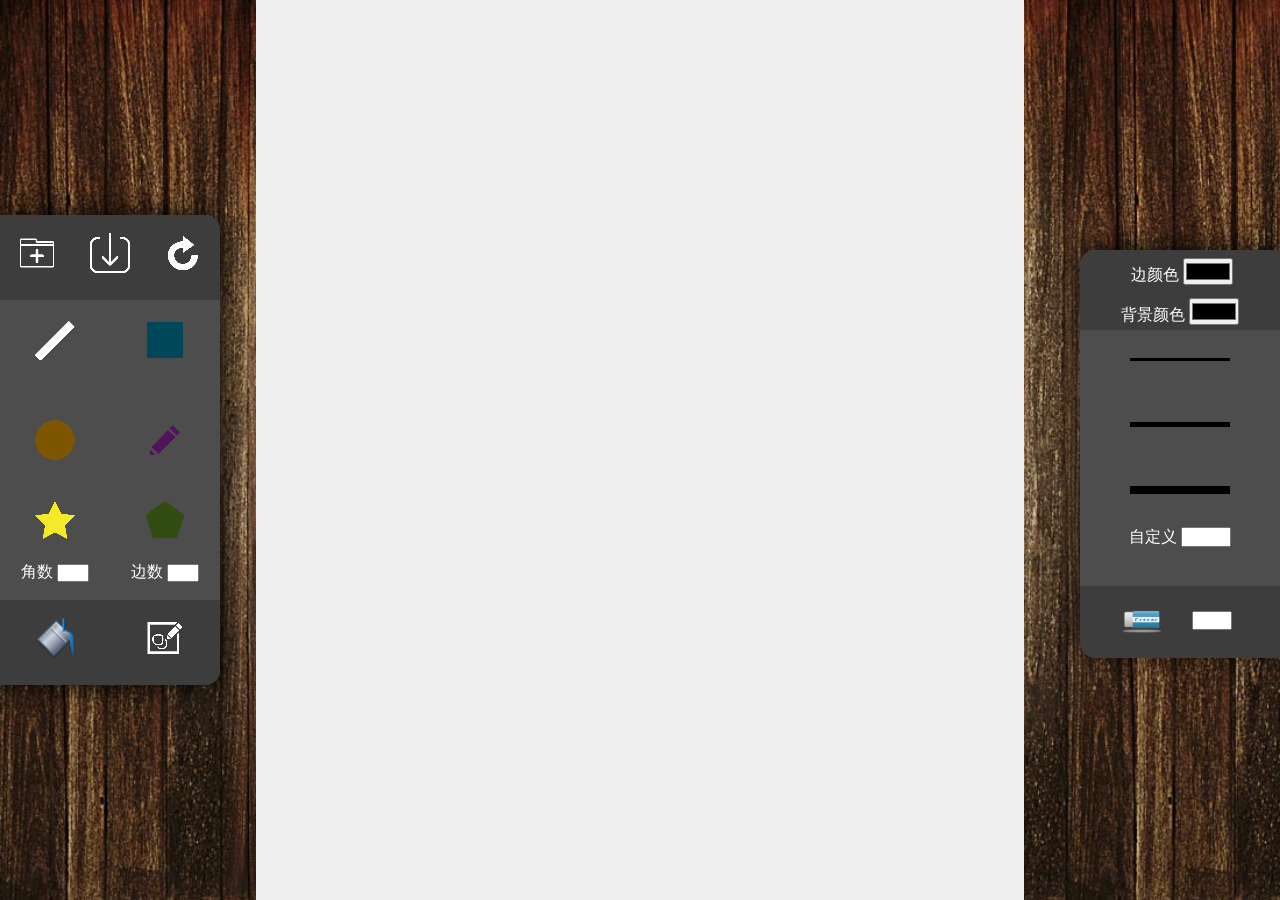
<file: huaban/canvas.html>
<!doctype html>
<html lang="en">
<head>
	<meta charset="UTF-8">
	<title>画板</title>
	<script src="js/jquery-3.1.0.js"></script>
	<script src="js/index.js"></script>
	<script src="js/shape.js"></script>
	<style>
	 *{
            box-sizing: border-box;
        }
	body,html{
		width: 100%;
		height: 100%;
	}
	body,html,ul,li,input{
		padding: 0;
		margin: 0;
		list-style: none;
	}
      .box{
      	width: 100%;
      	height: 100%;
      	background: url(img/huaban.jpg) no-repeat center center;
      	background-size:100% 100%;
      }
      .menu_left,.menu_right{
      	width: 200px;
      	height:400px;
      	position: fixed;
      	top:0;
      	bottom:0;
      	margin:auto 0;
      	background: #4D4D4D;
      	box-shadow: 0 0 30px #000;
		-webkit-box-shadow: 0 0 30px #000;
      }
      .menu_left{
      	left: 0;
      	border-radius:0 15px 15px 0;
        height:470px;  
        width: 220px;    
      }
      .menu_right{
      	right: 0;
      	border-radius: 15px 0  0 15px;

      }
      .canvas_box{
      	width: 60%;
      	height:100%;
      	position: absolute;
      	top: 0;
      	bottom: 0;
      	right: 0;
      	left:0;
      	margin: auto;
		  overflow: hidden;
      }
      .canvas_box canvas{
      	background: #eee;
      }
      .menu_left ul,.menu_right ul{
      	width: 100%;
      	height: 100%;
      }
      .menu_left .menu_list{
      	height: 18%;
      }
      .menu_list{
      	width: 100%;
      	height: 20%;
      	background: #3D3D3D;
      	border-radius:0 15px 0 0 ;
      }
      .menu_left .menu_list:nth-child(2),.menu_right .menu_list:nth-child(2){
      	border-radius:0;
      	background:none;
      	height:64%;

      }
      .menu_right .menu_list:nth-child(1){
      	border-radius: 15px 0 0 0;
        
      }
       .menu_left .menu_list:nth-child(3),.menu_right .menu_list:nth-child(3){
      	height: 18%;
      	border-radius: 0 0 15px 0;
      }
      .menu_right .menu_list:nth-child(3){
      	border-radius: 0 0 0 15px;
      }
      .innermenu{
      	width: 100%;
      	height: 100%;
      }
      .innermenu li{
      	float:left;
      	cursor: pointer;
      }
     .menu_left  .menu_list:nth-child(1) .inner_list{
      	width: 33.333%;
      	height: 100%;
      	text-align: center;
      	padding-top:18px;
      }
       .menu_left .menu_list:nth-child(2) .inner_list{
      	width:50%;
      	height:33.33%;
      	text-align: center;
      	padding-top: 20px;
      	color: #fff;
      }
       .menu_left .menu_list:nth-child(2) .inner_list input{
       	width:32px;
       	cursor: pointer;
        height:18px
       }
       .menu_left  .menu_list:nth-child(3) .inner_list{
      	width: 50%;
      	height: 100%;
      	text-align: center;
      	padding-top:18px;
      }
        .menu_right  .menu_list:nth-child(1) .inner_list{
      	width:100%;
      	height:50%;
      	text-align: center;
      	padding-top:8px;
      	color: #fff;
      }
      .menu_right input{
      	cursor: pointer;
      }
       .menu_right  .menu_list:nth-child(2) .inner_list {
      	width:100%;	
      	height:25%;	
      	text-align: center;
      	color: #fff;
      	padding-top: 28px;
      }
        .menu_right  .menu_list:nth-child(2) .inner_list div{
      	width:50%;	
      	height:3px;
      	background:#000;
      	margin: 0 auto;
      }
          .menu_right  .menu_list:nth-child(2) .inner_list .zhong{
      	height:5px;	
      }
             .menu_right  .menu_list:nth-child(2) .inner_list .cu{	
      	height:8px;
      }
       .menu_right  .menu_list .number{
       	width: 50px;
       	height:20px;
       	margin-top:5px;       	
       }
         .copy{
            position: absolute;
            left:0;top:0;z-index:999;
            width:100%;height:100%;
        }
	 .box_small{
		 background-color: white;
		 font-family: 'Open Sans', 'Helvetica Neue', Helvetica, Arial, sans-serif;
		 width: 350px;
		 height: 250px;
		 padding:17px;
		 border-radius: 5px;
		 text-align: center;
		 position: fixed;
		 left: 0;
		 top: 0;
		 right:0;
		 bottom:0;
		 margin:auto;
		 overflow: hidden;
		 z-index: 99999;
		 display: none;
	 }
	 .box_small .yuan{
		 width: 80px;
		 height: 80px;
		 border: 4px solid #ff0b0c;
		 border-radius: 50%;
		 box-sizing: content-box;
		 position: absolute;
		 left:0;
		 right: 0;
		 margin:0 auto;
		 top:40px;
		 z-index: 2;
		 -webkit-animation: move2 0.5s;
		 animation: move2 0.5s;
	 }
	 .box_small .left_line{
		 width: 47px;
		 transform: rotate(45deg);
		 height: 5px;
		 background-color:#ff0b0c;
		 display: block;
		 border-radius: 2px;
		 position: absolute;
		 z-index: 2;
		 left:0;
		 top:0;
		 right: 0;
		 bottom: 0;
		 margin: auto;
	 }
	 .box_small .right_line{
		 width: 47px;
		 transform: rotate(-45deg);
		 height: 5px;
		 background-color:#ff0b0c;
		 display: block;
		 border-radius: 2px;
		 position: absolute;
		 z-index: 2;
		 left:0;
		 top:0;
		 right: 0;
		 bottom: 0;
		 margin: auto;
	 }
	 .box_small h2{
		 color: #575757;
		 font-size: 30px;
		 text-align: center;
		 font-weight: 600;
		 text-transform: none;
		 line-height: 40px;
		 display: block;
		 position: absolute;
		 left: 0;
		 right: 0;
		 margin:0 auto;
		 top:135px;
	 }
	 .box_small button{
		 width: 98px;
		 height: 41px;
		 position: absolute;
		 left: 0;
		 right: 0;
		 margin:0 auto;
		 bottom:20px;
		 background-color: rgb(174, 222, 244);
		 color:#fff;
		 border:none;
		 border-radius: 5px;
		 box-shadow: 0 0 5px rgb(174, 222, 244);
		 font-size: 15px;
		 transtion:background-color ;
		 cursor: pointer;
	 }
	 .box_small button:hover{
		 background-color: rgb(167,213,234);
	 }
	 @keyframes  move2{
		 0%{
			 transform: rotateX(100deg);
			 -webkit-transform: rotateX(100deg);
			 opacity: 0;
		 }
		 to{
			 transform: rotateX(0deg);
			 -webkit-transform: rotateX(0deg);
			 opacity: 1;
		 }
	 }
		.xp{
			border:1px solid #000;
			position:absolute;
			display: none;
		}
	</style>
</head>
<body >
	<div class="box">
		<div class="menu_left">
			<ul>
				<li class="menu_list">
					<ul class="innermenu">
						<li class="inner_list inner_list1">
							<img src="img/xin.png" alt="" title="新建文件">
						</li>
						<li class="inner_list inner_list2">
							<img src="img/bao.png" alt="" title="下载文件">
						</li>
						<li class="inner_list inner_list3">
							<img src="img/fan.png" alt="" title="返回">
						</li>
					</ul>
				</li>
				<li class="menu_list">
					<ul class="innermenu">
						<li class="inner_list" data-role="line">
							<img src="img/线条.png" alt="" title="线条">
						</li>
						<li class="inner_list" data-role="rect">
							<img src="img/矩形.png" alt="" title="矩形">
						</li>
						<li class="inner_list" data-role="arc"> 
							<img src="img/圆.png" alt="" title="圆">
						</li>
							<li class="inner_list" data-role="pen">
							<img src="img/铅笔.png" alt="" title="铅笔">
						</li>
						<li class="inner_list" data-role="jiao" style="padding-top:0">
							<img src="img/五角星.png" alt="" title="多角星"><br><br>
							角数&nbsp<input type="number" class="number1" min="3">
						</li>
						<li class="inner_list" data-role="bian" style="padding-top:0" >
							<img src="img/五边形.png" alt="" title="多边形"><br><br>
							边数&nbsp<input type="number" class="number2" min="3">
						</li>
					</ul>
				</li>
				<li class="menu_list">
					<ul class="innermenu">
						<li class="inner_list" data-role="fill">
							<img src="img/填充.png" alt="" title="填充">
						</li>
						<li class="inner_list" data-role="stroke">
							<img src="img/lun.png" alt="" title="轮廓">
						</li>
					</ul>
				</li>
			</ul>
			</div>
        <div class="canvas_box">
			<canvas></canvas>
			<div class="xp"></div>
			<div class="copy"></div>

		</div>
		<div class="menu_right">
				<ul>
				<li class="menu_list">
					<ul class="innermenu">
						<li class="inner_list">&nbsp边颜色&nbsp<input type="color" data-role="border"></li>
						<li class="inner_list">背景颜色&nbsp<input type="color" data-role="fill"></li>
               
					</ul>
				</li>
				<li class="menu_list">
					<ul class="innermenu">
						<li class="inner_list" data-role="3">
							<div class="xi"></div>
						</li>
						<li class="inner_list" data-role="5">
							<div class="zhong"></div>
						</li>
						<li class="inner_list" data-role="8">
							<div class="cu"></div>
						</li>
						<li class="inner_list" style="padding-top:0;">
							自定义&nbsp<input type="number" class="number" min="1">
						</li>
					</ul>
				</li>
				<li class="menu_list">
					<ul class="innermenu">
						<li class="inner_list" style="padding-top:15px;padding-left:42px;position:relative">
							<img src="img/ereaer.png" alt="" style="text-align:center;">
							<input type="number" style="width:40px;position: absolute;right:-70px;top:25px;" min="20">

						</li>
					</ul>
				</li>
			</ul>
		</div>
		<div class="box_small">
			<div class="yuan">
				<span class="left_line "></span>
				<span class="right_line "></span>
			</div>
			<h2>Error!</h2>
			<button >返回</button>
		</div>
	</div>
</body>
</html>
</file>
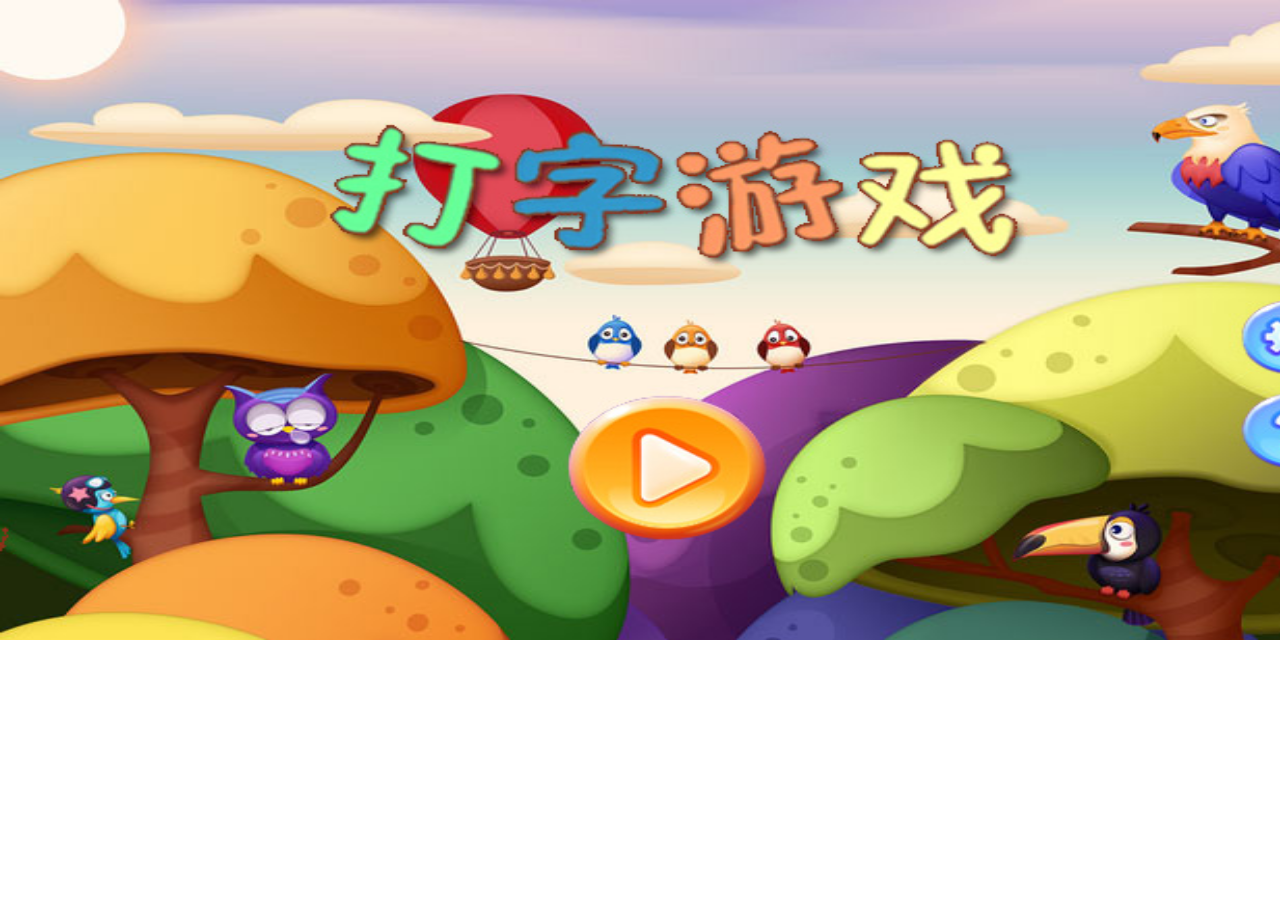
<file: home/dazi/游戏.html>
<!DOCTYPE HTML PUBLIC "-//W3C//DTD HTML 4.01//EN" "http://www.w3.org/TR/html4/strict.dtd">
<html lang="en">
<head>
	<meta http-equiv="Content-Type" content="text/html;charset=UTF-8">
	<title>Document</title>
	<script src="function.js"></script>
	<style>
body{
	margin: 0;
	width: 100%;
	height: 100%;
	overflow: hidden;
	color: #fff;
	font-size: 40px;
  background-image: url(img/begin.jpg);
  background-repeat: no-repeat;
  background-size: 1366px 640px;
}
.box{
  width: 150px;
  height: 150px;
	position: fixed;
	left:50px;
  top: 30px;
  display: none
}
.box div{
	width:150px;
	height: 50px;
	color: black;
	text-align: center;
	font-size: 30px;
  background-image:url(img/3.png);
  /*background-size: 150px 50px;*/
  background-repeat: no-repeat;
}
#kaishi{
  position: relative;
 
}
#btn{
  width: 213px;
  height:150px;
  border:0;
  background-image: url(img/start.png);
  position: absolute;
  left: 553px;
  top: 390px; 
  display: block
}
.back{
  width: 1366px;
  height: 640px;
  display: none;
}
.shibai{
 width: 300px;
 height: 250px;
 background:#263B00;
 opacity: 0.8;
position: absolute;
  left: 0;
  top: 0;
  bottom: 0;
  right: 0;
  margin: auto auto;
  display: none
}
.cxbtn,.tui{
  width: 100px;
  height: 50px;
  font-size: 20px;
  text-align: center;
  line-height: 50px;
  background:#E6545C;
  border: none;
  color: white;
}
.cgshibai{
  font-size: 20px;
width:100%;
height: 150px;
font-size: 30px;
text-align: center;
line-height: 150px;
color: white
 }
.cxbtn{
 position: absolute;
 left: 30px;
 bottom:50px
}
.tui{
 position: absolute;
 right:30px;
 bottom:50px
}
	</style>
</head>
<body>
  <form action=""id="kaishi">
    <input type="button"id="btn">
  </form>
  <div>
    <img src="img/bg.jpg" alt=""class="back">
    <div class="shibai">
        <div class="cgshibai">闯关失败!!!</div>
        <input type="button"value="重新再来"class="cxbtn">
        <input type="button"value="退出游戏"class="tui">
    </div>
    <div class="shibai chenggong">
      <div class="cgshibai">恭喜过关!!!</div>
        <input type="button"value="下一关"class="cxbtn next">
        <input type="button"value="退出游戏"class="tui outt">
      </div>
  </div>
  </div>
  <div class="box"> 
	<div class="guan">关卡:<span>1</span></div>
	<div class="shengming">生命值:<span>5</span></div>
	<div class="fenzhi">分值:<span>0</span></div>
   </div>
</body>
<script>

     var box=$(".box")[0]
     var guan=$("span",$(".guan")[0])[0];
     var shengming=$("span",$(".shengming")[0])[0];  
     var fenzhi=$("span",$(".fenzhi")[0])[0];
     var btn=$("#btn")
     var kaishi=$("#kaishi")
     var back=$(".back")[0] 
     var shibai=$(".shibai")[0]
     var chenggong=$(".shibai chenggong")[0];
     var cxbtn=$(".cxbtn")[0];
     var tui=$(".tui")[0]
     var chenggong=$(".shibai chenggong")[0];
     var next=$(".cxbtn next")[0];
     var tuichu=$(".tui outt")[0]


     var num=5
     var guannum=1;
     var shengmingnum=5;
     var fenzhinum=0;
     var t;

    btn.onclick=function(){
      suiji(5)
      poai(newarr);
      move();
      keyp();
      back.style.display="block"
      box.style.display="block"
      document.body.style.backgroundImage="none"
      btn.style.display="none"
    }

  var imgarr=[{"zimu":"A","src":"img/a.png"},
  {"zimu":"B","src":"img/b.png"},
  {"zimu":"C","src":"img/c.png"},
  {"zimu":"D","src":"img/d.png"},
  {"zimu":"E","src":"img/e.png"},
  {"zimu":"F","src":"img/f.png"},
  {"zimu":"G","src":"img/g.png"},
  {"zimu":"H","src":"img/h.png"},
  {"zimu":"I","src":"img/i.png"},
  {"zimu":"J","src":"img/j.png"},
  {"zimu":"K","src":"img/k.png"},
  {"zimu":"L","src":"img/l.png"},
  {"zimu":"M","src":"img/m.png"},
  {"zimu":"N","src":"img/n.png"},
  {"zimu":"O","src":"img/o.png"},
  {"zimu":"P","src":"img/p.png"},
  {"zimu":"Q","src":"img/q.png"},
  {"zimu":"R","src":"img/r.png"},
  {"zimu":"S","src":"img/s.png"},
  {"zimu":"T","src":"img/t.png"},
  {"zimu":"U","src":"img/u.png"},
  {"zimu":"V","src":"img/v.png"},
  {"zimu":"W","src":"img/w.png"},
  {"zimu":"X","src":"img/x.png"},
  {"zimu":"Y","src":"img/y.png"},
  {"zimu":"Z","src":"img/z.png"}];
	// var letterarr=["A","B","C","D","E","F","G","H","I","J","K","L","M","N","O","P","Q","R","S","T","U","V","W","X","Y","Z"]
    var newarr=[]
	function suiji(num){
		var xinarr=[]
        for (var i = 0; i < num; i++) {
        	var letters=imgarr[Math.floor(Math.random()*imgarr.length)]
	        while(panduan(letters,newarr)){     
              letters=imgarr[Math.floor(Math.random()*imgarr.length)];
	        }
	        newarr.push(letters); 
	        xinarr.push(letters);
        };
         return xinarr
	}
	function panduan(val,arr){
		for(var i in arr){
			if(val==arr[i]){
				return true
			}
		}
       return false
	}
 

  //创建容器
  var spanarr=[];
  function poai(arr){
  	var cw=document.documentElement.clientWidth
  	for (var i = 0; i < arr.length; i++) {
  		var span=document.createElement("span");
      var img=document.createElement("img");
      img.src=arr[i].src;
      span.appendChild(img)
  		var lefts=100+(Math.random()*(cw-200))
  	    var tops=Math.random()*25;
	  	while(chongfu(lefts,spanarr)){
	  			lefts=100+(Math.random()*(cw-200))
	  		} 
	     // span.innerHTML=arr[i];
  	  span.lefts=lefts
	  	spanarr.push(span)
  		span.style.cssText="position:absolute;left:"+lefts+"px;top:"+tops+"px;"
      img.style.cssText="width:60px;height:60px"
  		document.body.appendChild(span)	  
  	};
  }
  function chongfu(val,arr){
  	for(var i in arr){
  		if(val>=(arr[i].lefts-50)&& val<=(arr[i].lefts+50)){
  			return true
  		}
  	}
  			return false    
  }
  //让字母动起来
  function move(){
  t=setInterval(function(){
  		var ch=document.documentElement.clientHeight;
  		for (var i = 0; i < spanarr.length; i++) {
  			spanarr[i].style.top=spanarr[i].offsetTop+10+"px";
  			if(spanarr[i].offsetTop>=(ch-100)){
  				document.body.removeChild(spanarr[i]);
  				newarr.splice(i,1);
  				spanarr.splice(i,1);
  				poai(suiji(1))
  				//生命值
  				shengmingnum--;
  				shengming.innerHTML=shengmingnum
  				if(shengmingnum==0){
  					shibai.style.display="block"   
            tui.onclick=function(){
               clearInterval(t);
               // for (var i = 0; i < spanarr.length; i++) {
               //    document.body.removeChild(spanarr[i])
               //  };
                shibai.style.display="none";
                back.style.display="none";
                box.style.display="none";
                document.body.style.backgroundImage="url(img/begin.jpg)";
                btn.style.display="block";                      
            }
               clearInterval(t);
               for (var i = 0; i < spanarr.length; i++) {
                  document.body.removeChild(spanarr[i])
                };  				
  				}
  			}

  		};

  	},100)
  }
   cxbtn.onclick=function(){
                fenzhinum=0;
                fenzhi.innerHTML=fenzhinum;
                shengmingnum=5;
                shengming.innerHTML=shengmingnum;
                shibai.style.display="none"
                suiji()
                poai(newarr);
                move()
            }
  //按下事件
  function keyp(){
  	document.onkeyup=function(e){
  		var e=e||window.event;
  		var aa=String.fromCharCode(e.keyCode)
  		for (var i = 0; i < spanarr.length; i++) {
  			if(aa==newarr[i].zimu){
  				document.body.removeChild(spanarr[i]);
  				newarr.splice(i,1);
  				spanarr.splice(i,1);
  				poai(suiji(1))



  				//分值；
  				fenzhinum++;
  				fenzhi.innerHTML=fenzhinum
  				if(fenzhinum>=10){
  				guannum++;
  				chenggong.style.display="block"; 
          clearInterval(t)  
      
  				fenzhi.innerHTML=0;
  				guan.innerHTML=guannum;
  				fenzhinum=0;
	  				for (var i = 0; i < spanarr.length; i++) {
	  					document.body.removeChild(spanarr[i])
	  				};
                newarr=[];
  				      spanarr=[];	
  		          xinarr=[]
          next.onclick=function(){
               chenggong.style.display="none"
                num+=1
                poai(suiji(num));
                move();
            }
            tuichu.onclick=function(){
               chenggong.style.display="none"
               clearInterval(t);
                shibai.style.display="none";
                back.style.display="none";
                box.style.display="none";
                document.body.style.backgroundImage="url(img/begin.jpg)";
                btn.style.display="block"
            }
  		          
          }

  			}
  		};
  	}
  }

</script>
</html>
</file>
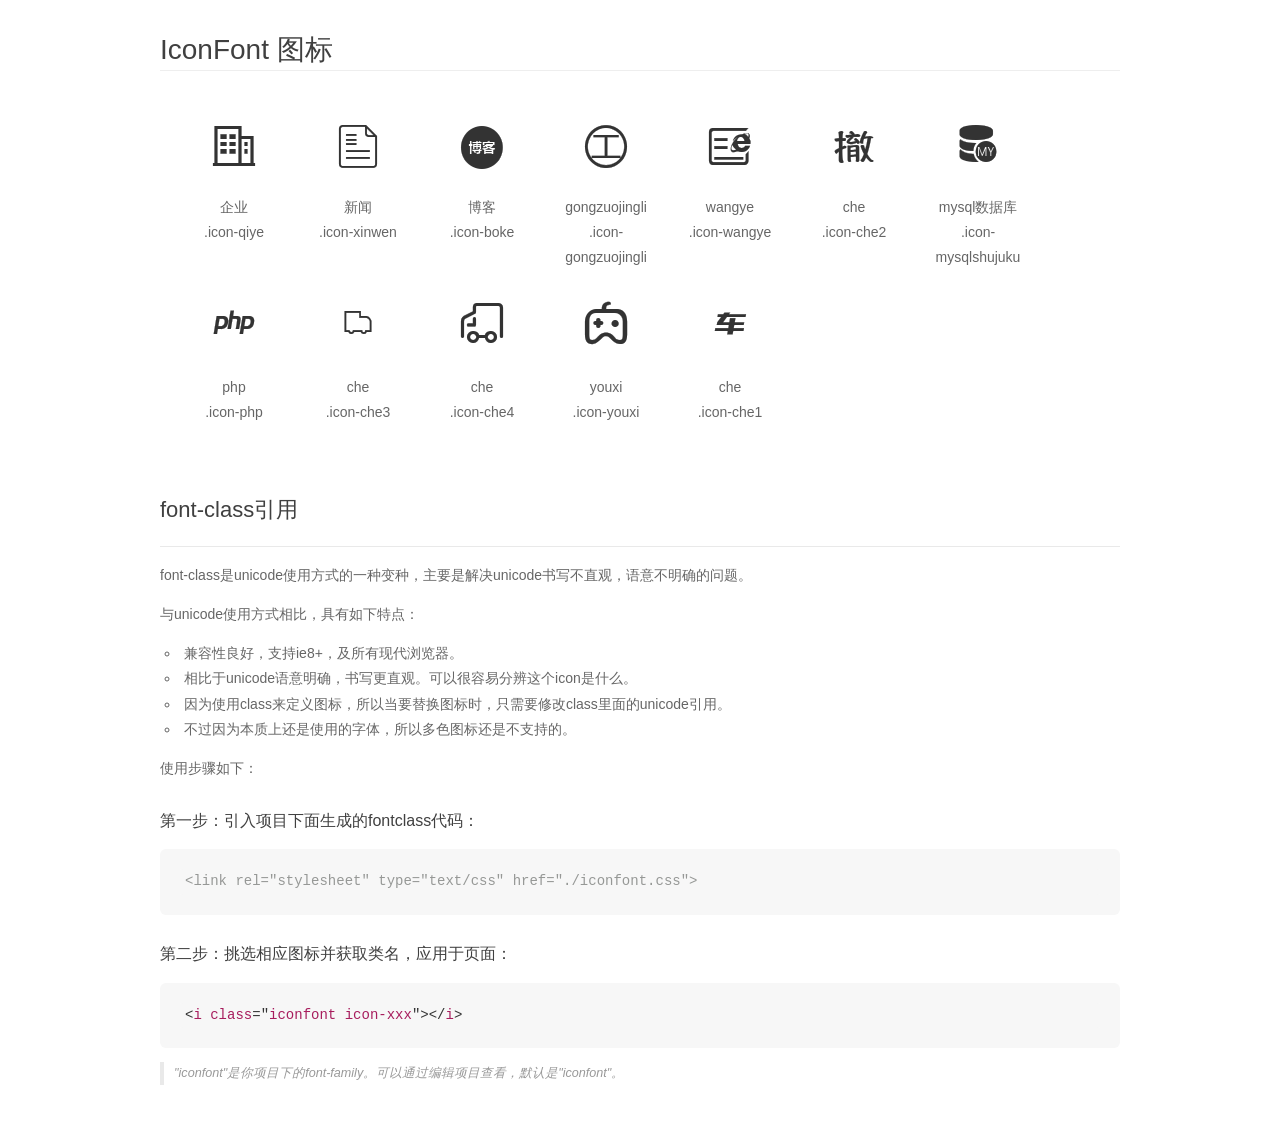
<file: home/font/demo_fontclass.html>
<!DOCTYPE html>
<html>
<head>
    <meta charset="utf-8"/>
    <title>IconFont</title>
    <link rel="stylesheet" href="demo.css">
    <link rel="stylesheet" href="iconfont.css">
</head>
<body>
    <div class="main markdown">
        <h1>IconFont 图标</h1>
        <ul class="icon_lists clear">
            
                <li>
                <i class="icon iconfont icon-qiye"></i>
                    <div class="name">企业</div>
                    <div class="fontclass">.icon-qiye</div>
                </li>
            
                <li>
                <i class="icon iconfont icon-xinwen"></i>
                    <div class="name">新闻</div>
                    <div class="fontclass">.icon-xinwen</div>
                </li>
            
                <li>
                <i class="icon iconfont icon-boke"></i>
                    <div class="name">博客</div>
                    <div class="fontclass">.icon-boke</div>
                </li>
            
                <li>
                <i class="icon iconfont icon-gongzuojingli"></i>
                    <div class="name">gongzuojingli</div>
                    <div class="fontclass">.icon-gongzuojingli</div>
                </li>
            
                <li>
                <i class="icon iconfont icon-wangye"></i>
                    <div class="name">wangye</div>
                    <div class="fontclass">.icon-wangye</div>
                </li>
            
                <li>
                <i class="icon iconfont icon-che2"></i>
                    <div class="name">che</div>
                    <div class="fontclass">.icon-che2</div>
                </li>
            
                <li>
                <i class="icon iconfont icon-mysqlshujuku"></i>
                    <div class="name">mysql数据库</div>
                    <div class="fontclass">.icon-mysqlshujuku</div>
                </li>
            
                <li>
                <i class="icon iconfont icon-php"></i>
                    <div class="name">php</div>
                    <div class="fontclass">.icon-php</div>
                </li>
            
                <li>
                <i class="icon iconfont icon-che3"></i>
                    <div class="name">che</div>
                    <div class="fontclass">.icon-che3</div>
                </li>
            
                <li>
                <i class="icon iconfont icon-che4"></i>
                    <div class="name">che</div>
                    <div class="fontclass">.icon-che4</div>
                </li>
            
                <li>
                <i class="icon iconfont icon-youxi"></i>
                    <div class="name">youxi</div>
                    <div class="fontclass">.icon-youxi</div>
                </li>
            
                <li>
                <i class="icon iconfont icon-che1"></i>
                    <div class="name">che</div>
                    <div class="fontclass">.icon-che1</div>
                </li>
            
        </ul>

        <h2 id="font-class-">font-class引用</h2>
        <hr>

        <p>font-class是unicode使用方式的一种变种，主要是解决unicode书写不直观，语意不明确的问题。</p>
        <p>与unicode使用方式相比，具有如下特点：</p>
        <ul>
        <li>兼容性良好，支持ie8+，及所有现代浏览器。</li>
        <li>相比于unicode语意明确，书写更直观。可以很容易分辨这个icon是什么。</li>
        <li>因为使用class来定义图标，所以当要替换图标时，只需要修改class里面的unicode引用。</li>
        <li>不过因为本质上还是使用的字体，所以多色图标还是不支持的。</li>
        </ul>
        <p>使用步骤如下：</p>
        <h3 id="-fontclass-">第一步：引入项目下面生成的fontclass代码：</h3>


        <pre><code class="lang-js hljs javascript"><span class="hljs-comment">&lt;link rel="stylesheet" type="text/css" href="./iconfont.css"&gt;</span></code></pre>
        <h3 id="-">第二步：挑选相应图标并获取类名，应用于页面：</h3>
        <pre><code class="lang-css hljs">&lt;<span class="hljs-selector-tag">i</span> <span class="hljs-selector-tag">class</span>="<span class="hljs-selector-tag">iconfont</span> <span class="hljs-selector-tag">icon-xxx</span>"&gt;&lt;/<span class="hljs-selector-tag">i</span>&gt;</code></pre>
        <blockquote>
        <p>"iconfont"是你项目下的font-family。可以通过编辑项目查看，默认是"iconfont"。</p>
        </blockquote>
    </div>
</body>
</html>
</file>
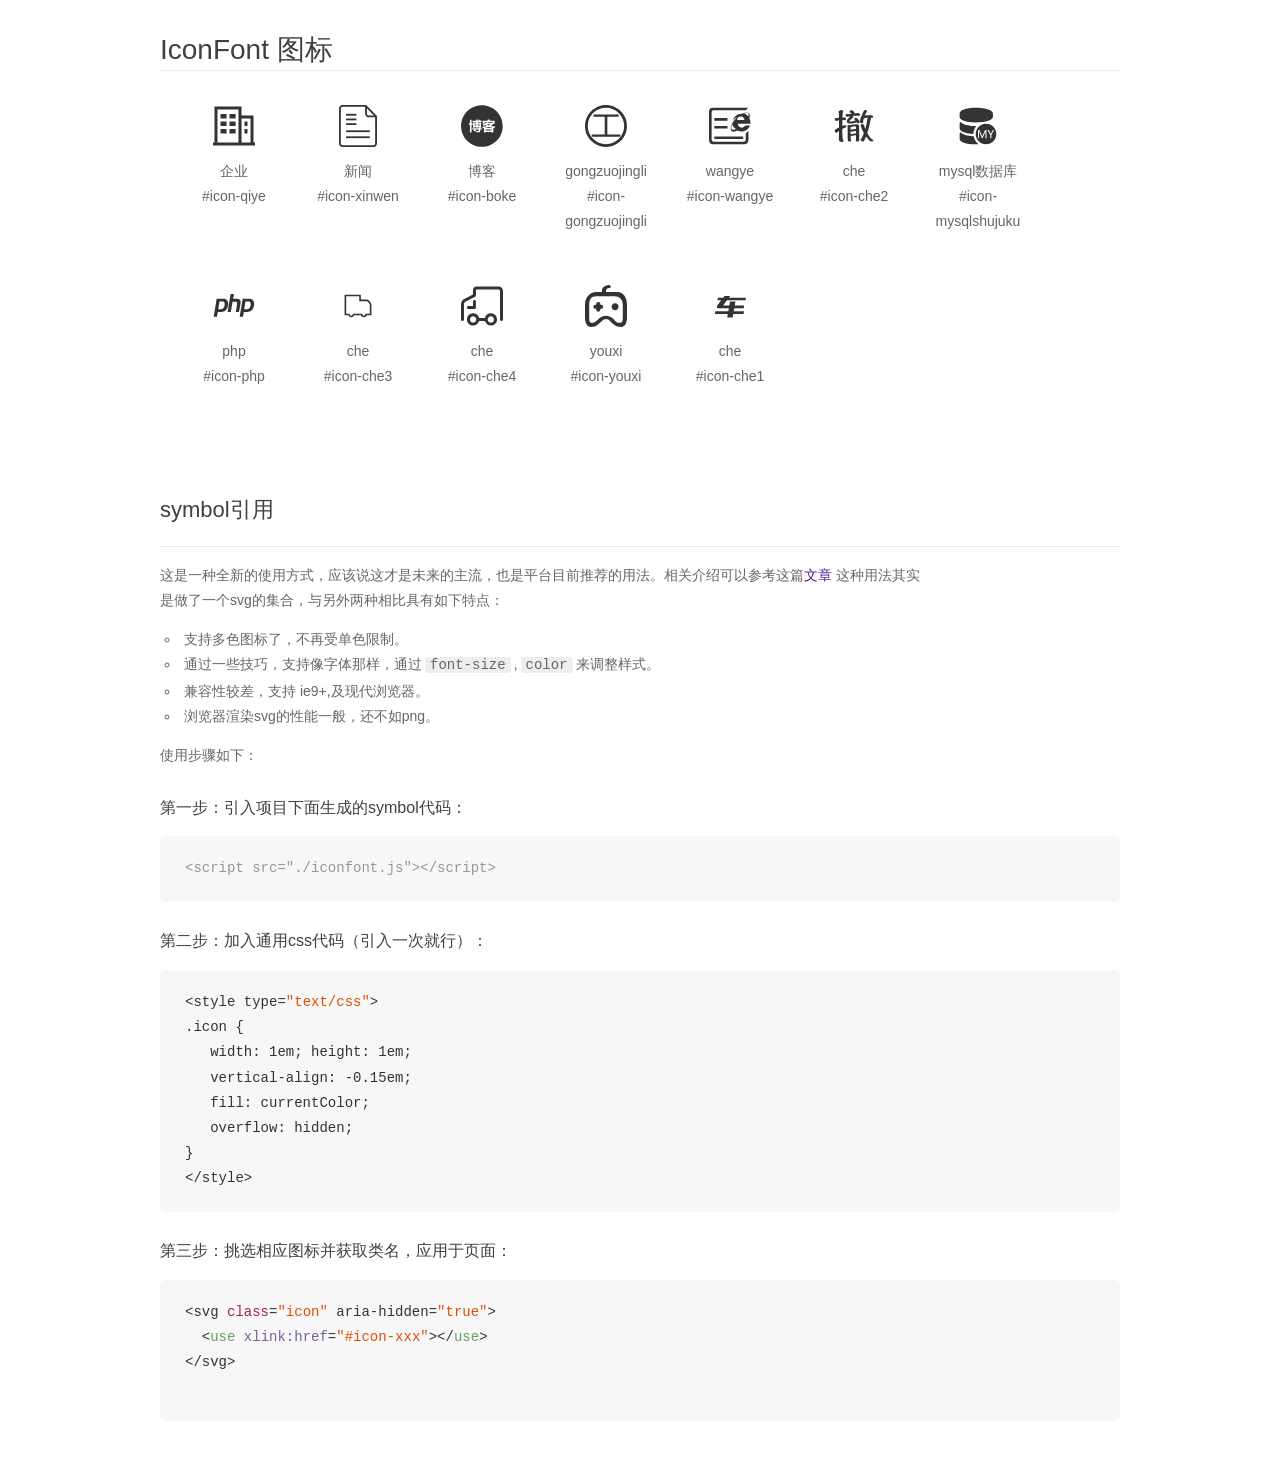
<file: home/font/demo_symbol.html>
<!DOCTYPE html>
<html>
<head>
    <meta charset="utf-8"/>
    <title>IconFont</title>
    <link rel="stylesheet" href="demo.css">
    <script src="iconfont.js"></script>

    <style type="text/css">
        .icon {
          /* 通过设置 font-size 来改变图标大小 */
          width: 1em; height: 1em;
          /* 图标和文字相邻时，垂直对齐 */
          vertical-align: -0.15em;
          /* 通过设置 color 来改变 SVG 的颜色/fill */
          fill: currentColor;
          /* path 和 stroke 溢出 viewBox 部分在 IE 下会显示
             normalize.css 中也包含这行 */
          overflow: hidden;
        }

    </style>
</head>
<body>
    <div class="main markdown">
        <h1>IconFont 图标</h1>
        <ul class="icon_lists clear">
            
                <li>
                    <svg class="icon" aria-hidden="true">
                        <use xlink:href="#icon-qiye"></use>
                    </svg>
                    <div class="name">企业</div>
                    <div class="fontclass">#icon-qiye</div>
                </li>
            
                <li>
                    <svg class="icon" aria-hidden="true">
                        <use xlink:href="#icon-xinwen"></use>
                    </svg>
                    <div class="name">新闻</div>
                    <div class="fontclass">#icon-xinwen</div>
                </li>
            
                <li>
                    <svg class="icon" aria-hidden="true">
                        <use xlink:href="#icon-boke"></use>
                    </svg>
                    <div class="name">博客</div>
                    <div class="fontclass">#icon-boke</div>
                </li>
            
                <li>
                    <svg class="icon" aria-hidden="true">
                        <use xlink:href="#icon-gongzuojingli"></use>
                    </svg>
                    <div class="name">gongzuojingli</div>
                    <div class="fontclass">#icon-gongzuojingli</div>
                </li>
            
                <li>
                    <svg class="icon" aria-hidden="true">
                        <use xlink:href="#icon-wangye"></use>
                    </svg>
                    <div class="name">wangye</div>
                    <div class="fontclass">#icon-wangye</div>
                </li>
            
                <li>
                    <svg class="icon" aria-hidden="true">
                        <use xlink:href="#icon-che2"></use>
                    </svg>
                    <div class="name">che</div>
                    <div class="fontclass">#icon-che2</div>
                </li>
            
                <li>
                    <svg class="icon" aria-hidden="true">
                        <use xlink:href="#icon-mysqlshujuku"></use>
                    </svg>
                    <div class="name">mysql数据库</div>
                    <div class="fontclass">#icon-mysqlshujuku</div>
                </li>
            
                <li>
                    <svg class="icon" aria-hidden="true">
                        <use xlink:href="#icon-php"></use>
                    </svg>
                    <div class="name">php</div>
                    <div class="fontclass">#icon-php</div>
                </li>
            
                <li>
                    <svg class="icon" aria-hidden="true">
                        <use xlink:href="#icon-che3"></use>
                    </svg>
                    <div class="name">che</div>
                    <div class="fontclass">#icon-che3</div>
                </li>
            
                <li>
                    <svg class="icon" aria-hidden="true">
                        <use xlink:href="#icon-che4"></use>
                    </svg>
                    <div class="name">che</div>
                    <div class="fontclass">#icon-che4</div>
                </li>
            
                <li>
                    <svg class="icon" aria-hidden="true">
                        <use xlink:href="#icon-youxi"></use>
                    </svg>
                    <div class="name">youxi</div>
                    <div class="fontclass">#icon-youxi</div>
                </li>
            
                <li>
                    <svg class="icon" aria-hidden="true">
                        <use xlink:href="#icon-che1"></use>
                    </svg>
                    <div class="name">che</div>
                    <div class="fontclass">#icon-che1</div>
                </li>
            
        </ul>


        <h2 id="symbol-">symbol引用</h2>
        <hr>

        <p>这是一种全新的使用方式，应该说这才是未来的主流，也是平台目前推荐的用法。相关介绍可以参考这篇<a href="">文章</a>
        这种用法其实是做了一个svg的集合，与另外两种相比具有如下特点：</p>
        <ul>
          <li>支持多色图标了，不再受单色限制。</li>
          <li>通过一些技巧，支持像字体那样，通过<code>font-size</code>,<code>color</code>来调整样式。</li>
          <li>兼容性较差，支持 ie9+,及现代浏览器。</li>
          <li>浏览器渲染svg的性能一般，还不如png。</li>
        </ul>
        <p>使用步骤如下：</p>
        <h3 id="-symbol-">第一步：引入项目下面生成的symbol代码：</h3>
        <pre><code class="lang-js hljs javascript"><span class="hljs-comment">&lt;script src="./iconfont.js"&gt;&lt;/script&gt;</span></code></pre>
        <h3 id="-css-">第二步：加入通用css代码（引入一次就行）：</h3>
        <pre><code class="lang-js hljs javascript">&lt;style type=<span class="hljs-string">"text/css"</span>&gt;
.icon {
   width: <span class="hljs-number">1</span>em; height: <span class="hljs-number">1</span>em;
   vertical-align: <span class="hljs-number">-0.15</span>em;
   fill: currentColor;
   overflow: hidden;
}
&lt;<span class="hljs-regexp">/style&gt;</span></code></pre>
        <h3 id="-">第三步：挑选相应图标并获取类名，应用于页面：</h3>
        <pre><code class="lang-js hljs javascript">&lt;svg <span class="hljs-class"><span class="hljs-keyword">class</span></span>=<span class="hljs-string">"icon"</span> aria-hidden=<span class="hljs-string">"true"</span>&gt;<span class="xml"><span class="hljs-tag">
  &lt;<span class="hljs-name">use</span> <span class="hljs-attr">xlink:href</span>=<span class="hljs-string">"#icon-xxx"</span>&gt;</span><span class="hljs-tag">&lt;/<span class="hljs-name">use</span>&gt;</span>
</span>&lt;<span class="hljs-regexp">/svg&gt;
        </span></code></pre>
    </div>
</body>
</html>
</file>
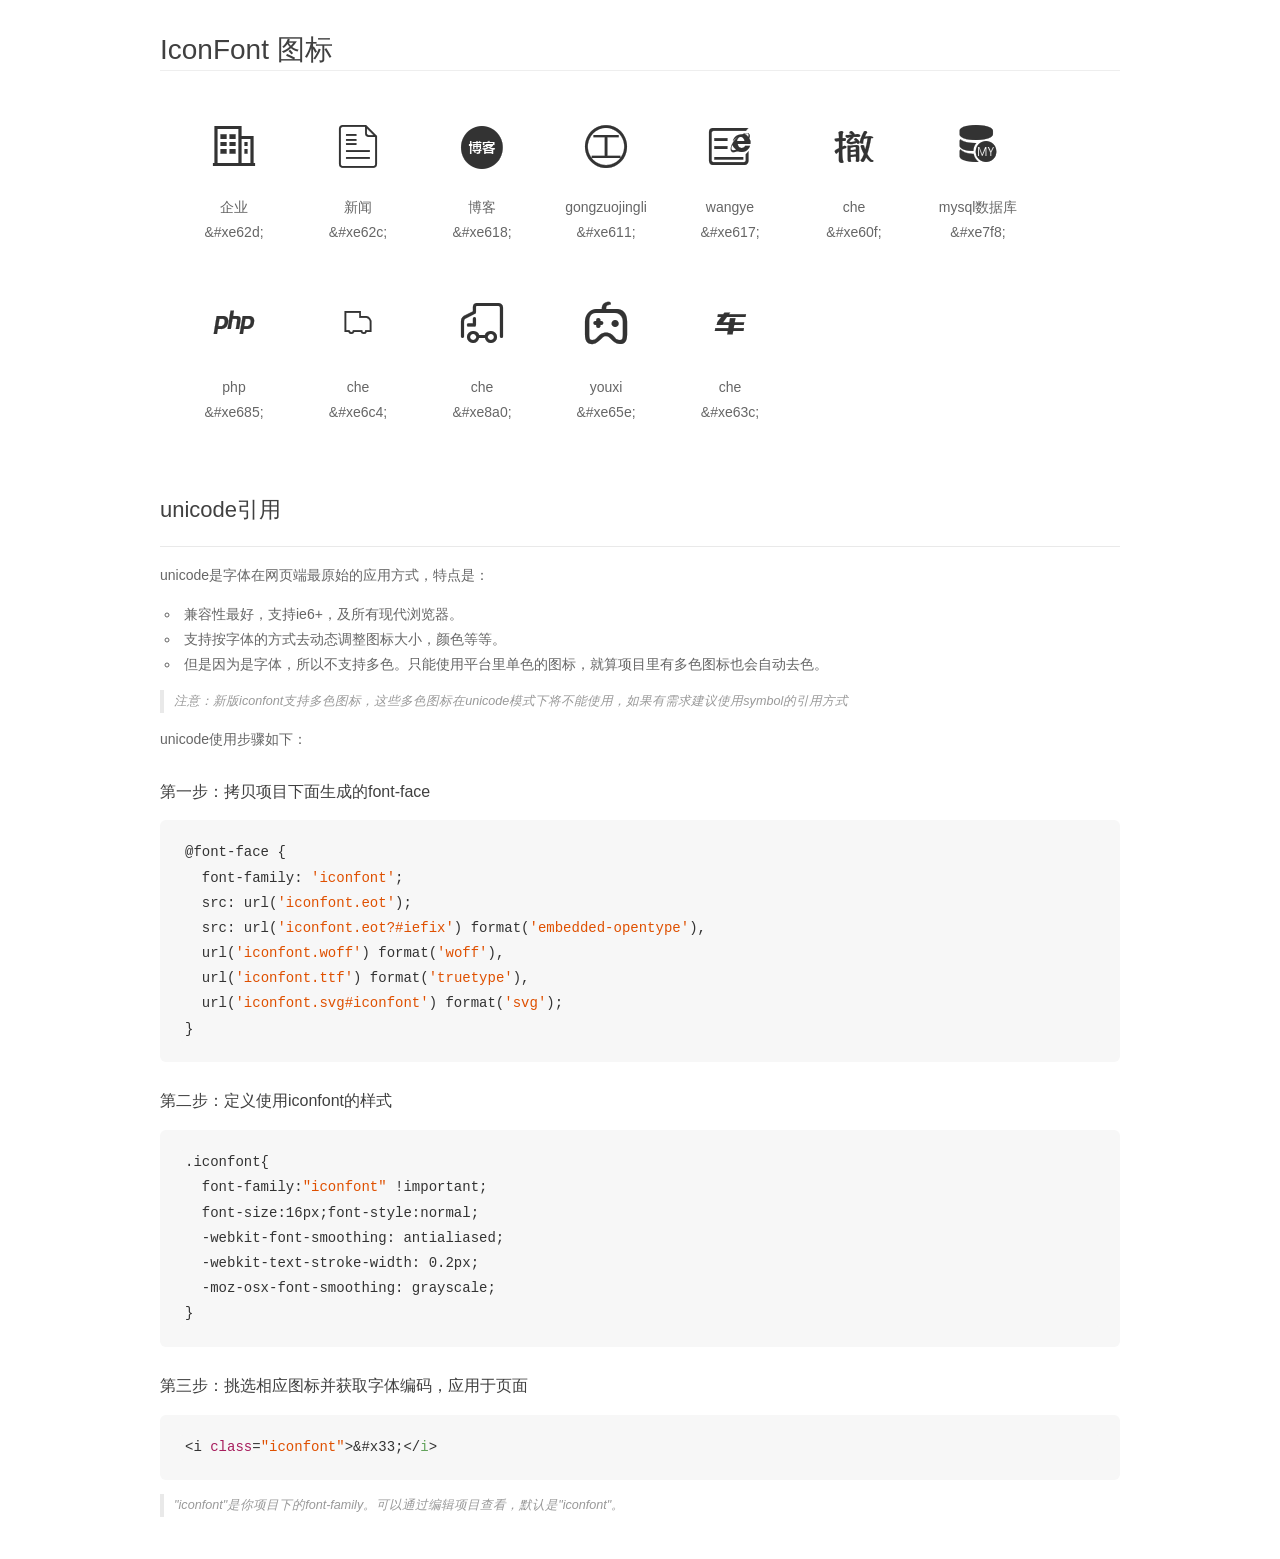
<file: home/font/demo_unicode.html>
<!DOCTYPE html>
<html>
<head>
    <meta charset="utf-8"/>
    <title>IconFont</title>
    <link rel="stylesheet" href="demo.css">

    <style type="text/css">

        @font-face {font-family: "iconfont";
          src: url('iconfont.eot'); /* IE9*/
          src: url('iconfont.eot#iefix') format('embedded-opentype'), /* IE6-IE8 */
          url('iconfont.woff') format('woff'), /* chrome, firefox */
          url('iconfont.ttf') format('truetype'), /* chrome, firefox, opera, Safari, Android, iOS 4.2+*/
          url('iconfont.svg#iconfont') format('svg'); /* iOS 4.1- */
        }

        .iconfont {
          font-family:"iconfont" !important;
          font-size:16px;
          font-style:normal;
          -webkit-font-smoothing: antialiased;
          -webkit-text-stroke-width: 0.2px;
          -moz-osx-font-smoothing: grayscale;
        }

    </style>
</head>
<body>
    <div class="main markdown">
        <h1>IconFont 图标</h1>
        <ul class="icon_lists clear">
            
                <li>
                <i class="icon iconfont">&#xe62d;</i>
                    <div class="name">企业</div>
                    <div class="code">&amp;#xe62d;</div>
                </li>
            
                <li>
                <i class="icon iconfont">&#xe62c;</i>
                    <div class="name">新闻</div>
                    <div class="code">&amp;#xe62c;</div>
                </li>
            
                <li>
                <i class="icon iconfont">&#xe618;</i>
                    <div class="name">博客</div>
                    <div class="code">&amp;#xe618;</div>
                </li>
            
                <li>
                <i class="icon iconfont">&#xe611;</i>
                    <div class="name">gongzuojingli</div>
                    <div class="code">&amp;#xe611;</div>
                </li>
            
                <li>
                <i class="icon iconfont">&#xe617;</i>
                    <div class="name">wangye</div>
                    <div class="code">&amp;#xe617;</div>
                </li>
            
                <li>
                <i class="icon iconfont">&#xe60f;</i>
                    <div class="name">che</div>
                    <div class="code">&amp;#xe60f;</div>
                </li>
            
                <li>
                <i class="icon iconfont">&#xe7f8;</i>
                    <div class="name">mysql数据库</div>
                    <div class="code">&amp;#xe7f8;</div>
                </li>
            
                <li>
                <i class="icon iconfont">&#xe685;</i>
                    <div class="name">php</div>
                    <div class="code">&amp;#xe685;</div>
                </li>
            
                <li>
                <i class="icon iconfont">&#xe6c4;</i>
                    <div class="name">che</div>
                    <div class="code">&amp;#xe6c4;</div>
                </li>
            
                <li>
                <i class="icon iconfont">&#xe8a0;</i>
                    <div class="name">che</div>
                    <div class="code">&amp;#xe8a0;</div>
                </li>
            
                <li>
                <i class="icon iconfont">&#xe65e;</i>
                    <div class="name">youxi</div>
                    <div class="code">&amp;#xe65e;</div>
                </li>
            
                <li>
                <i class="icon iconfont">&#xe63c;</i>
                    <div class="name">che</div>
                    <div class="code">&amp;#xe63c;</div>
                </li>
            
        </ul>
        <h2 id="unicode-">unicode引用</h2>
        <hr>

        <p>unicode是字体在网页端最原始的应用方式，特点是：</p>
        <ul>
        <li>兼容性最好，支持ie6+，及所有现代浏览器。</li>
        <li>支持按字体的方式去动态调整图标大小，颜色等等。</li>
        <li>但是因为是字体，所以不支持多色。只能使用平台里单色的图标，就算项目里有多色图标也会自动去色。</li>
        </ul>
        <blockquote>
        <p>注意：新版iconfont支持多色图标，这些多色图标在unicode模式下将不能使用，如果有需求建议使用symbol的引用方式</p>
        </blockquote>
        <p>unicode使用步骤如下：</p>
        <h3 id="-font-face">第一步：拷贝项目下面生成的font-face</h3>
        <pre><code class="lang-js hljs javascript">@font-face {
  font-family: <span class="hljs-string">'iconfont'</span>;
  src: url(<span class="hljs-string">'iconfont.eot'</span>);
  src: url(<span class="hljs-string">'iconfont.eot?#iefix'</span>) format(<span class="hljs-string">'embedded-opentype'</span>),
  url(<span class="hljs-string">'iconfont.woff'</span>) format(<span class="hljs-string">'woff'</span>),
  url(<span class="hljs-string">'iconfont.ttf'</span>) format(<span class="hljs-string">'truetype'</span>),
  url(<span class="hljs-string">'iconfont.svg#iconfont'</span>) format(<span class="hljs-string">'svg'</span>);
}
</code></pre>
        <h3 id="-iconfont-">第二步：定义使用iconfont的样式</h3>
        <pre><code class="lang-js hljs javascript">.iconfont{
  font-family:<span class="hljs-string">"iconfont"</span> !important;
  font-size:<span class="hljs-number">16</span>px;font-style:normal;
  -webkit-font-smoothing: antialiased;
  -webkit-text-stroke-width: <span class="hljs-number">0.2</span>px;
  -moz-osx-font-smoothing: grayscale;
}
</code></pre>
        <h3 id="-">第三步：挑选相应图标并获取字体编码，应用于页面</h3>
        <pre><code class="lang-js hljs javascript">&lt;i <span class="hljs-class"><span class="hljs-keyword">class</span></span>=<span class="hljs-string">"iconfont"</span>&gt;&amp;#x33;<span class="xml"><span class="hljs-tag">&lt;/<span class="hljs-name">i</span>&gt;</span></span></code></pre>

        <blockquote>
        <p>"iconfont"是你项目下的font-family。可以通过编辑项目查看，默认是"iconfont"。</p>
        </blockquote>
    </div>


</body>
</html>
</file>
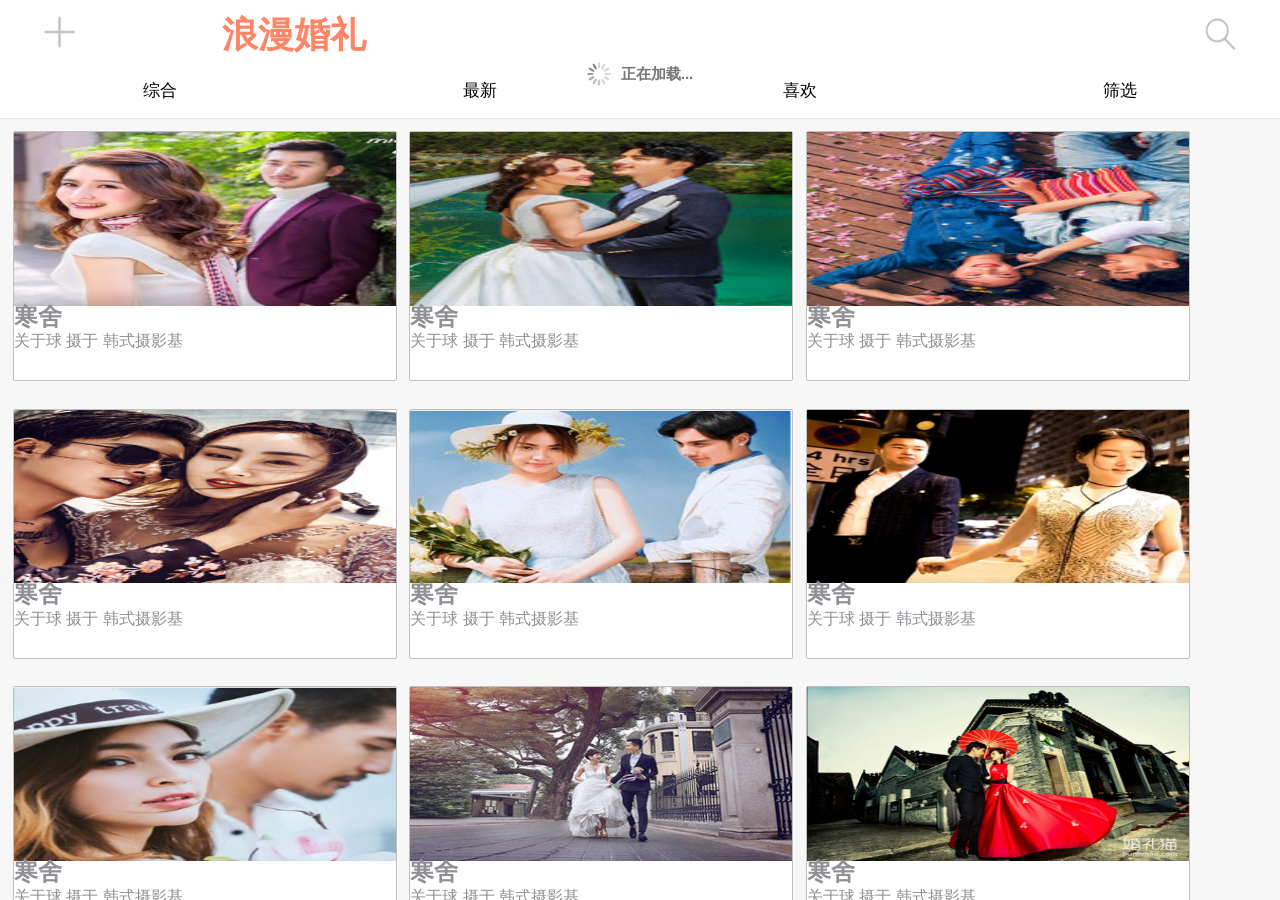
<file: home/hunli/list.html>
<!DOCTYPE html>
<html>

	<head>
		<meta charset="utf-8">
		<title>Hello MUI</title>
		<meta name="viewport" content="width=device-width, initial-scale=1,maximum-scale=1,user-scalable=no">
		<meta name="apple-mobile-web-app-capable" content="yes">
		<meta name="apple-mobile-web-app-status-bar-style" content="black">
		<link rel="stylesheet" href="css/mui.min.css">
		<script src="js/swiper.js"></script>
		<script src="js/jquery.js"></script>
		<script src="js/index.js"></script>
		<link rel="stylesheet" href="css/index.css" />
	</head>

	<body>
		<!--下拉刷新容器-->
		
		<div id="pullrefresh" class="mui-content mui-scroll-wrapper" style="background-color:#F7F7F7">
           <div class="top">
			<div class="left">
				<a href="shouye.html"></a>
			</div>
			<div class="zhong">浪漫婚礼</div>
			<div class="right"></div>
		</div>
           <div class="nav1">
           	<div class="nav11">综合</div>
           	<div class="nav11">最新</div>
           	<div class="nav11">喜欢</div>
           	<div class="nav11 nav11">筛选</div>
           	
           	
           	
           </div>
			<div class="mui-scroll con3">
				<!--数据列表-->
				<ul class="mui-table-view mui-table-view-chevron" style="background-color:#F7F7F7">
					<li class="muu">
						<a href="xiangqing.html">
							<img src="img/156.png" alt="" />
							<p>寒舍</p>
							<p>关于球 摄于 韩式摄影基</p>
						</a>
						<a href="xiangqing.html">
							<img src="img/608.png" alt="" />
							<p>寒舍</p>
							<p>关于球 摄于 韩式摄影基</p>
						</a>
						<a href="xiangqing.html">
							<img src="img/706.png" alt="" />
							<p>寒舍</p>
							<p>关于球 摄于 韩式摄影基</p>
						</a>
					</li>
					<li class="muu">
						<a href="">
							<img src="img/549.png" alt="" />
							<p>寒舍</p>
							<p>关于球 摄于 韩式摄影基</p>
						</a>
						<a href="">
							<img src="img/31.png" alt="" />
							<p>寒舍</p>
							<p>关于球 摄于 韩式摄影基</p>
						</a>
						<a href="">
							<img src="img/336.png" alt="" />
							<p>寒舍</p>
							<p>关于球 摄于 韩式摄影基</p>
						</a>
					</li>
					<li class="muu">
					<a href="">
							<img src="img/931.png" alt="" />
							<p>寒舍</p>
							<p>关于球 摄于 韩式摄影基</p>
						</a>
						<a href="">
							<img src="img/3b.jpg" alt="" />
							<p>寒舍</p>
							<p>关于球 摄于 韩式摄影基</p>
						</a>
						<a href="">
							<img src="img/59c.png" alt="" />
							<p>寒舍</p>
							<p>关于球 摄于 韩式摄影基</p>
						</a>
					</li>
				    
				</ul>
			</div>
			<div class="ce">
				<div class="cee">
				筛选
				</div>
				<div>
					<div class="f">风格</div>
					<div class="b">不限&nbsp;&nbsp;></div>
					<div class="erji">
						<div class="ce">
				<div class="cee">
				风格
				</div>
				<div>
					<div class="f">中国风</div>
				
				</div>
				<div>
					<div class="f">欧式</div>
				
				</div>
				<div>
					<div class="f">韩式</div>
					
				</div>
				<div>
					<div class="f">清新风</div>
					
				</div>
				<div>
					<div class="f">街拍风</div>
					
				</div>
				<div>
					<div class="f">学院风</div>
					
				</div>
				<div>
					<div class="f">其他</div>	
				</div>
			</div>
					</div>
				</div>
				<div>
					<div class="f">感觉</div>
					<div class="b">不限&nbsp;&nbsp;></div>
							<div class="erji">
						<div class="ce">
				<div class="cee">
				感觉
				</div>
				<div>
					<div class="f">中国风</div>
				
				</div>
				<div>
					<div class="f">欧式</div>
				
				</div>
				<div>
					<div class="f">韩式</div>
					
				</div>
				<div>
					<div class="f">清新风</div>
					
				</div>
				<div>
					<div class="f">街拍风</div>
					
				</div>
				<div>
					<div class="f">学院风</div>
					
				</div>
				<div>
					<div class="f">其他</div>	
				</div>
			</div>
					</div>
				</div>
				<div>
					<div class="f">元素</div>
					<div class="b">不限&nbsp;&nbsp;></div>
							<div class="erji">
						<div class="ce">
				<div class="cee">
				元素
				</div>
				<div>
					<div class="f">中国风</div>
				
				</div>
				<div>
					<div class="f">欧式</div>
				
				</div>
				<div>
					<div class="f">韩式</div>
					
				</div>
				<div>
					<div class="f">清新风</div>
					
				</div>
				<div>
					<div class="f">街拍风</div>
					
				</div>
				<div>
					<div class="f">学院风</div>
					
				</div>
				<div>
					<div class="f">其他</div>	
				</div>
			</div>
					</div>
				</div>
				<div class="zuihou">
					<div class="quxiao">取消</div>
					<div class="queding">确定</div>
				</div>
			</div>
		</div> 
		
		
		<script src="js/mui.min.js"></script>
		<script>
			mui.init({
				pullRefresh: {
					container: '#pullrefresh',
					down: {
						callback: pulldownRefresh
					},
					up: {
						
						contentrefresh: '正在加载...',
						callback: pullupRefresh
					}
				}
			});
			/**
			 * 下拉刷新具体业务实现
			 */
			function pulldownRefresh() {
				setTimeout(function() {
					var table = document.body.querySelector('.mui-table-view');
					var cells = document.body.querySelectorAll('mu');
					for (var i = cells.length, len = i + 1; i < len; i++) {
						var lii=document.createElement(li);
						
						//下拉刷新，新纪录插到最前面；
						table.insertBefore(lii, table.firstChild);
					}
					mui('#pullrefresh').pullRefresh().endPulldownToRefresh(); //refresh completed
				}, 1500);
			}
			var count = 0;
			/**
			 * 上拉加载具体业务实现
			 */
			function pullupRefresh() {
				setTimeout(function() {
					mui('#pullrefresh').pullRefresh().endPullupToRefresh((++count > 2)); //参数为true代表没有更多数据了。
					var table = document.body.querySelector('.mui-table-view');
					var cells = document.body.querySelectorAll('.mui-table-view-cell');
					for (var i = cells.length, len = i + 1; i < len; i++) {
						var li=document.body.querySelector(".muu");
						table.appendChild(li);
					}
				}, 1500);
			}
			if (mui.os.plus) {
				mui.plusReady(function() {
					setTimeout(function() {
						mui('#pullrefresh').pullRefresh().pullupLoading();
					}, 1000);

				});
			} else {
				mui.ready(function() {
					mui('#pullrefresh').pullRefresh().pullupLoading();
				});
			}
		</script>
	</body>

</html>
</file>
<file: index.css>
html,body,p,h1,h3,h2,h4,h5,ul,ol,dd,dt{
	margin:0;
	padding:0;
	list-style:none;
	font-weight: normal;
}
a{
	text-decoration: none
}
img{
	border:0;                                                             
}
body{
    height:100%;
    width:100%;
}
#fullpage{
    width:100%;
    height:100%;
    position: relative;
    top:0;
}
#index1{
	width:100%;
	height:645px;
	background:url(img/07.jpg) center 0px no-repeat;
    background-size:100% 100%; 
	position: relative;
    overflow: hidden

}


.menu1{
	width:100%;
	height:200px;
	position:absolute;
    z-index:9999;
	top:0px;
    display:block;
}
.wel{
    width:200px;
    height:200px;
    position: absolute;
    left:20px;
    bottom:5px;
    background:url(img/wel.png);
    background-size:100% 100%; 
    z-index:222;
    animation:ne 100s ease infinite;
}
@keyframes ne{
    0%{transform:translate(0px,0);}
    50%{transform:translate(1320px,0);}
     100%{transform:translate(0px,0)};
} 

.ul li:nth-of-type(1) {
    position: absolute;
    left:10%;
    top:40%;
    width:90px;
    height:60px;
}
.ul li:nth-of-type(2) {
    position: absolute;
    left:25%;
    bottom:-50px;
    width:130px;
    height:80px;
}
.ul li:nth-of-type(3) {
    position: absolute;
    left:43%;
    bottom:-30px;
    width:110px;
    height:70px;
}
.ul li:nth-of-type(4) {
    position: absolute;
    left:58%;
    bottom:20px;
    width:120px;
    height:70px;
}
.ul li:nth-of-type(5) {
    position: absolute;
    left:70%;
    bottom:-50px;
    width:95px;
    height:60px;
    font-size: 15px
}
.ul li:nth-of-type(6) {
    position: absolute;
    left:78%;
    bottom:20px;
    width:95px;
    height:60px;
}
.menu1 ul li a{
    text-decoration: none;
    color:pink;
    font-size:20px;
    font-weight: 600;
    text-transform: uppercase;
    padding: 0;
    margin: 0 auto;
}
.renwu{
    width:30%;
    height:70%;
    position: absolute;
    left:50px;
    top:180px;
    background:url(img/bc.png);
    background-size: 100% 100%;
}
.yishu{
    width:40%;
    height:20%;
    position: absolute;
    right:200px;
    top:270px;
    background:url(img/51.png);
    background-size:100% 100%; 
}

.p1{
    position: absolute;
    left:130px;
    top:165px;
    font-size: 20px;
    color:#4C1700;
    font-weight:bold;
}
.p2{
    position: absolute;
    left:130px;
    top:195px;
    font-size: 20px;
    color:#4C1700;
    font-weight:bold;
}
#index2{
	width:100%;
	height:100%;
	background:url(img/bg2.png) center 0px no-repeat;
    position: relative;
     overflow: hidden
}
.ttitle{
    width:309px;
    height:159px;
    background:url(img/0.png);
    background-size:100% 100%; 
    position: absolute;
    left:40%;
    top:-5px;
   /* background:#0C92E2;*/
    font-size: 25px;
    color:blue;
    font-weight: bold;
    text-align: center;
    line-height:209px;
    transition:all 2s;
    transform:translate(0,-2000px);
  /*  display:none;*/
}
.active .ttitle{
    transform:translate(0,0px);
}
.fen{
    width:1000px;
    height:700px;
    position: absolute;
    left:70px;
    top:310px;
    background:#FF7667;
    display: none

}
.zhongxin{
    width:80%;
    height:400px;
    margin:0 auto;
    margin-top:220px;
    z-index:999;
}
.zhaopian{
    width:38%;
    height:100%;
    float:left;
    margin-left:10%;
    background:yellow;
    border-radius:50%;
    background:url(img/zhao.png);
    background-size:100% 100%;
    background-repeat:no-repeat;
    position:relative;
 
}
.wo{
    width:70%;
    height:70%;
    border-radius: 50%;
    position: absolute;
    left:2000px;
    top:15%;
    background:url(img/a.jpg);
      background-size:100% 100%;
    /*animation:pageoneimg 3s ease 0s;*/
    transition:all 2s;
    transform: scale(0) rotate(0deg);
    -webkit-transform: scale(0) rotate(0deg);
}
.active .wo{
    left:58px;
    transform: scale(1) rotate(360deg);
    -webkit-transform: scale(1) rotate(360deg);
}
/*@keyframes pageoneimg{
    0% {transform: scale(0) rotate(0deg);}
    100% {transform: scale(1) rotate(360deg);}
}
@keyframes pageoneimg{
    0% {left:2000px;}
    100% {left:50px;}
}*/

.jieshao{
    width:40%;
    height:100%;
    float:right;
    margin-right: 10%;
    transition:all 2s;
    transform:translate(-2000px,0)
  
}
.jieshao p{
    font-size:25px;
    color:white;
    margin-top:40px;
}

.active .jieshao{
   
    transform:translate(0px,0)
}
#index3{
	width:100%;
	height:700px;
	position: relative;
	background:url(img/bg3.png) center 0px no-repeat;
     overflow: hidden
}
.content{
    width:100%;
    height: 600px;
    position: absolute;
    top:148px;
}
.content ul{
	float: left;
    list-style: none;
    height: auto
}
.content ul li{
	
    float: left;
    height: 425px;
    position: relative;
  
}
.gif{
	position: absolute;
    top: -19px;
    left: -18px;
    height: 420px;
    background: url(img/l_bg02.png) center 0px no-repeat;
    text-align: center;

}
.gifa h1{
	position: absolute;
	left:50px;
	top:100px;
	font-size: 0.9em;
    color: #34353a;
    margin: 14px 0;
    z-index:100;
    font-weight: bold;
   
}
/*@keyframes one{
    0%{
        transform:translate(0,-1000px);
    }
    100%{
        transform:translate(0,0px);
    }
}*/
@keyframes onee{
    0%{
        transform:translate(0,0px);
    }
100%{
transform:translate(0,-1000px);
}
}
.gifa p{
	position: absolute;
	left:50px;
	top:130px;
	font-size: 0.9em;
    color: #555;
    margin-top: 8px;
    line-height: 1.8em;
}
.gifa{
    position: absolute;
    top: -19px;
    left: 15px;
    width:90%;
    height: 420px;
    border-radius:40px;
    background:url(img/t0178af6b8b5ba6fcc1.jpg) -10px 20px no-repeat;
    transition:all 2s;
    transform:translate(0,-1000px);    
}
.active .gifa{
    transform:translate(0,0px);
}



.gifb{
	position: absolute;
    top: -19px;
    /*left:-40px;*/
	background:url(img/389a86e0-da21-4a75-a698-844e9ed32c1b_00.jpg) -200px 20px no-repeat;
	background-size: cover
}
.gifc{
	position: absolute;
    top: -19px;
   /* left:-20px;*/
	background:url(img/t01afc964b172c74534.jpg) -200px 20px no-repeat;
	background-size: cover
}
.gifd{
	position: absolute;
    top: -19px;
   /* left:-10px;*/
	background:url(img/t0134650d4a43cd8073.jpg) -100px 20px no-repeat;
	background-size: cover
}
.gifs{
	position: absolute;
    width: 100%;
    text-align: center;
    bottom: 0px;
    color: #fff;
    font-size: 18px;
    font-weight: normal;
    padding: 0;
    margin: 0;
    cursor:pointer;

}

.gif{
    position: absolute;
    width: 100%;
    text-align: center;
    bottom: 0px;
    color: #fff;
    font-size: 18px;
    font-weight: normal;
    padding: 0;
    margin: 0;
}
#index4{
	width:100%;
	height:100%;
	background:url(img/bg4.png) center 0px no-repeat ;
    background-size:110% 110% ;
     overflow: hidden;
     position: relative;
}
.ic{
	width:100%;
    height:100%;
    position: relative;
    margin: 0 auto;
}
.content1{
	width:100%;
    height: auto;
    position: absolute;
    top: 0px;
    right: 0px;
}
.con{
	padding-top:125px;
}
.game{
	width: 30%;
    height: 205px;
    display: inline-block;
    position: relative;
}
.gaml{
	display: inline-block;
    width: 50%;
    height: 145px;
    float:left;
    transition:all 2s;
    transform:translate(-2000px,0);
}
.active .gaml{
    transform:translate(0,0);
}
.gaml a{
	cursor:default;
}
.gami{
	width: 100%;
    height: auto;
    transition: all ease-out .3s;
    position: relative;
    display: inline-block;
}
.gami:hover{
	width:150%;
}
.gmr{
	display: inline-block;
    width:50%;
    height: 145px;
    color: #fff;
    float:right;
    transition:all 2s;
    transform:translate(2000px,0);
}
.active .gmr{
    transform:translate(0,0);
}
.benpao{
	font-size: 22px;
    margin-top: 10px;
    line-height: 40px;
}
.ku{
	font-size: 16px;
    line-height: 20px;
}
.point{
	font-size: 14px;
    line-height: 20px;
}
.point span{
	    display: inline-block;
    width: 70px;
    height: 20px;
    background: url(img/s1.png) 0px 7px repeat-x;
}
#index5{
	width:100%;
	height:700px;
	background:url(img/bg5.png) center 0px no-repeat;
    background-size:200% 200%;
    position:relative;
     overflow: hidden
}
.contentt{
    width: 100%;
    height: 100%;
    margin: 0px auto;
    padding-top: 120px;
    position: relative;
}
.xm{
    position: relative;
}
.xmm{
    position: relative;
    display: inline-block;
   
    height: 370px;
    /* margin-left: -4px; */
    padding: 0;

    cursor: pointer;
}
.xm1{
   /* background: url center 0px no-repeat;*/
    text-align: left;
    top:0;
}
.zhe{
   width:320px; 
   height:120px;
   position: absolute;
   left:345px;
   top:125px;
   background:#6883E0;
}
.top{
    width:270px;
    height:85px;
    position: absolute;
    left:40%;
    top:5%;
    background:#486CE3;
    text-align: center;
    line-height: 85px;
    color:white;
    font-family: "微软雅黑";
    font-size:24px;
}
.tutu{
    width:260px;
    height:260px;
    position: absolute;
    left:10px;
    top:0;
    border-radius: 50%;
    background:yellow;
    border:3px solid #fff;
    overflow:hidden;
    transition:transform 1s ease ;


}
.tutu a img{
    width:100%;
    height:100%;
}
.tutu:hover{
    transform:rotate(360deg);
    -webkit-transform:rotate(360deg);

}
.title{
    width:100%;
    height:30px;
    position: absolute;
    left:25%;
    top:270px;
}
.title a{
    width:100%;
    height:30px;
    text-align:center;
    line-height: 30px;
    color:white;
    font-size:22px;
}
.des{
    width:90%;
    height:40px;
   
    position:absolute;
    left:10px;
    top:300px;
    color:white;
    font-size: 14px; 
    text-align: left;
    transform:all 2s;
}
.des:hover{
    transform:scale(1.1);
}
.more{
    position:absolute;
    bottom:0px;
    left: 35%;
    z-index:100px;
    display:block;
    width:295px;
    height:70px;
    text-decoration:none;
    background:url(img/anniu.png) 0px -260px no-repeat;
    cursor:pointer;
    /* margin: 108px auto 0px auto; */
}

#myMenu{
	position: fixed;
    right:3%;
    top:39%;
    z-index: 1;
}
#myMenu li a{
	width: 12px;
    height: 12px;
    background: #34353a;
    border: 2px solid#34353a;
    border-radius: 50%;
    -o-border-radius: 50%;
    -moz-border-radius: 50%;
    -webkit-border-radius: 50%;
    display: block;
    margin-bottom: 1em;
}
.tutu1{
    transform:all 2s;
    transition:translate(0,1000px);
}
.active .tutu1{
    transition:translate(0,0);
}
#myMenu li a:hover{
background:yellow;
}
.menu2{
    display:none;
}
.lian{
    width:0px;
    height:230px;
    position: absolute;
    left:-50px;
    top:30px;
    background:url(img/49.png);
    background-size:100% 100%;
}
@media screen and (max-width:1068px){
    #index1{
        background: url(img/118.png);
        background-repeat: no-repeat;
        background-size:100% 120%;
       /* background-position:50% 100%*/
    }
    #index2{
        width:100%;
    height:100%;
    background:url(img/bg2.png) center 0px no-repeat;
    }
    .menu1{
        display:none;
    }
    .menu2{
        display:block;
        width:100%;
        height:40px;
        position: absolute;
        left:0;
        top:0;
        background:#FFA0A8;

    }
    .mmu{
        width:40px;
        height:40px;
        position: absolute;
        right:5px;
        top:0
    }
    .scene{
        perspective:800px;
        height:52px;
        width:100%;
    }
    .menutop{
        width:100%;
        height:5px;
        background: white;
        margin-top: 10px;
        transition:transform 1s linear;
        transform:translate(0,0px) rotate(0deg);
    }
    .menubottom{
        width:100%;
        height:5px;
        background: white;
        margin-top: 10px;
        transition:transform 1s linear;
        transform:translate(0,0) rotate(0deg);
    }

    .erji{
        width:100%;
        height:52px;
        position: absolute;
        left:0;
        top:40px;
        transform-style:preserve-3d;
       /* display:n
       one;*/
    }
    .erji ul li a{
        display:block;
        width:100%;
        height:50px;
        border-bottom: 2px solid #FF949E;
        background:#FFB7BF;
        text-align: center;
        color:white;
        line-height: 50px;
        opacity: 1
    }
    @keyframes menu{
        0%{
            transform:rotateX(0deg);
            opacity:1;
        }
        100%{
            transform:rotateX(90deg);
            opacity: 0
        }
    }
    @keyframes menu1{
        0%{
            transform:rotateX(0deg);
            opacity:1;
        }
        100%{
            transform:rotateX(90deg);
            opacity:0;
        }
    }
   
    .ttitle{
        display:block;
    width:200px;
    height:100px;
    background:url(img/0.png);
    background-size:100% 100%; 
    position: absolute;
    left:40%;
    top:-10px;
     font-size: 15px;
    color:blue;
    font-weight: bold;
    text-align: center;
    line-height:120px;
    }
    .content{
        top:100px;
    }
    #index3{
        background:url(img/bg3.png);
        background-repeat:no-repeat;
        background-size:100% 100%  ;
        height:1100px;
    }
    .content ul li{
        height:225px;
        display:block;
    }
    .fen{
        display: block
    }
    .gifa{
        width:80%;
        left:50px;
        height:200px;
         background:url(img/t0178af6b8b5ba6fcc1.jpg)  no-repeat;
         background-size:100%  100%
    }
    .gifb{
    position: absolute;
    /*left:-40px;*/
    background:url(img/389a86e0-da21-4a75-a698-844e9ed32c1b_00.jpg)  no-repeat;
    background-size: cover
}
.gifc{
    position: absolute;
    background:url(img/t01afc964b172c74534.jpg)  no-repeat;
    background-size: cover
}
.gifd{
    position: absolute;
    background:url(img/t0134650d4a43cd8073.jpg)  no-repeat;
    background-size: cover
}
.gifs{
    bottom:22px;
}


    .gifa h1{
        position: absolute;
        left:50px;
        top:50px;
    }
    .gifa p{
        position: absolute;
        left:50px;
        top:75px;
    }
    #index4{
        height:900px;
    }
    .gaml{
        width:40%;
        height:100px;
    }
    .gmr{
        width:60%;
        height:100px;
    }
    .gami{
        width:100%;
        height:100%;
    }
 .game{
    height:135px;
 }
 .xmm{
    height:200px;
 }
 .contentt{
    padding-top: 50px
 }
    .tutu{
    width:300px;
    height:300px;
}
  #index5{
   height:1000px;

} 
.title{
   top:300px;
}
.des{
    top:330px;
}
.zhe{
    height:150px;
    left:70px;
    top:180px;

}
.tutu{
    left:80px;
    width:200px;
    height:200px;
}
.container .row{
    position: absolute;
    top:20px;
}
</file>
<file: less.css>
* {
  box-sizing: border-box;
}
.container {
  width: 100%;
  margin: auto;
}
.container > .row {
  width: 100%;
}
.container > .row:before,
.container > .row:after {
  content: "";
  display: block;
}
.container > .row:after {
  clear: both;
}
.container-fluid {
  width: 100%;
}
.container > .row > .col-s-1 {
  float: left;
  width: 8.33333333%;
}
.container-fluid > .row > .col-s-1 {
  float: left;
  width: 8.33333333%;
}
.container > .row > .col-s-2 {
  float: left;
  width: 16.66666667%;
}
.container-fluid > .row > .col-s-2 {
  float: left;
  width: 16.66666667%;
}
.container > .row > .col-s-3 {
  float: left;
  width: 25%;
}
.container-fluid > .row > .col-s-3 {
  float: left;
  width: 25%;
}
.container > .row > .col-s-4 {
  float: left;
  width: 33.33333333%;
}
.container-fluid > .row > .col-s-4 {
  float: left;
  width: 33.33333333%;
}
.container > .row > .col-s-5 {
  float: left;
  width: 41.66666667%;
}
.container-fluid > .row > .col-s-5 {
  float: left;
  width: 41.66666667%;
}
.container > .row > .col-s-6 {
  float: left;
  width: 50%;
}
.container-fluid > .row > .col-s-6 {
  float: left;
  width: 50%;
}
.container > .row > .col-s-7 {
  float: left;
  width: 58.33333333%;
}
.container-fluid > .row > .col-s-7 {
  float: left;
  width: 58.33333333%;
}
.container > .row > .col-s-8 {
  float: left;
  width: 66.66666667%;
}
.container-fluid > .row > .col-s-8 {
  float: left;
  width: 66.66666667%;
}
.container > .row > .col-s-9 {
  float: left;
  width: 75%;
}
.container-fluid > .row > .col-s-9 {
  float: left;
  width: 75%;
}
.container > .row > .col-s-10 {
  float: left;
  width: 83.33333333%;
}
.container-fluid > .row > .col-s-10 {
  float: left;
  width: 83.33333333%;
}
.container > .row > .col-s-11 {
  float: left;
  width: 91.66666667%;
}
.container-fluid > .row > .col-s-11 {
  float: left;
  width: 91.66666667%;
}
.container > .row > .col-s-12 {
  float: left;
  width: 100%;
}
.container-fluid > .row > .col-s-12 {
  float: left;
  width: 100%;
}
.col-s-hide {
  display: none;
}
.col-m-hide {
  display: block;
}
.col-l-hide {
  display: block;
}
@media screen and (max-width: 1068px) {
  .container {
    width: 100%;
  }
  .container > .row > .col-m-1 {
    float: left;
    width: 8.33333333%;
  }
  .container-fluid > .row > .col-m-1 {
    float: left;
    width: 8.33333333%;
  }
  .container > .row > .col-m-2 {
    float: left;
    width: 16.66666667%;
  }
  .container-fluid > .row > .col-m-2 {
    float: left;
    width: 16.66666667%;
  }
  .container > .row > .col-m-3 {
    float: left;
    width: 25%;
  }
  .container-fluid > .row > .col-m-3 {
    float: left;
    width: 25%;
  }
  .container > .row > .col-m-4 {
    float: left;
    width: 33.33333333%;
  }
  .container-fluid > .row > .col-m-4 {
    float: left;
    width: 33.33333333%;
  }
  .container > .row > .col-m-5 {
    float: left;
    width: 41.66666667%;
  }
  .container-fluid > .row > .col-m-5 {
    float: left;
    width: 41.66666667%;
  }
  .container > .row > .col-m-6 {
    float: left;
    width: 50%;
  }
  .container-fluid > .row > .col-m-6 {
    float: left;
    width: 50%;
  }
  .container > .row > .col-m-7 {
    float: left;
    width: 58.33333333%;
  }
  .container-fluid > .row > .col-m-7 {
    float: left;
    width: 58.33333333%;
  }
  .container > .row > .col-m-8 {
    float: left;
    width: 66.66666667%;
  }
  .container-fluid > .row > .col-m-8 {
    float: left;
    width: 66.66666667%;
  }
  .container > .row > .col-m-9 {
    float: left;
    width: 75%;
  }
  .container-fluid > .row > .col-m-9 {
    float: left;
    width: 75%;
  }
  .container > .row > .col-m-10 {
    float: left;
    width: 83.33333333%;
  }
  .container-fluid > .row > .col-m-10 {
    float: left;
    width: 83.33333333%;
  }
  .container > .row > .col-m-11 {
    float: left;
    width: 91.66666667%;
  }
  .container-fluid > .row > .col-m-11 {
    float: left;
    width: 91.66666667%;
  }
  .container > .row > .col-m-12 {
    float: left;
    width: 100%;
  }
  .container-fluid > .row > .col-m-12 {
    float: left;
    width: 100%;
  }
  .col-s-hide {
    display: none;
  }
  .col-m-hide {
    display: none;
  }
  .col-l-hide {
    display: block;
  }
}
@media screen and (max-width: 735px) {
  .container {
    width: 100%;
  }
  .container > .row > .col-l-1 {
    float: left;
    width: 8.33333333%;
  }
  .container-fluid > .row > .col-l-1 {
    float: left;
    width: 8.33333333%;
  }
  .container > .row > .col-l-2 {
    float: left;
    width: 16.66666667%;
  }
  .container-fluid > .row > .col-l-2 {
    float: left;
    width: 16.66666667%;
  }
  .container > .row > .col-l-3 {
    float: left;
    width: 25%;
  }
  .container-fluid > .row > .col-l-3 {
    float: left;
    width: 25%;
  }
  .container > .row > .col-l-4 {
    float: left;
    width: 33.33333333%;
  }
  .container-fluid > .row > .col-l-4 {
    float: left;
    width: 33.33333333%;
  }
  .container > .row > .col-l-5 {
    float: left;
    width: 41.66666667%;
  }
  .container-fluid > .row > .col-l-5 {
    float: left;
    width: 41.66666667%;
  }
  .container > .row > .col-l-6 {
    float: left;
    width: 50%;
  }
  .container-fluid > .row > .col-l-6 {
    float: left;
    width: 50%;
  }
  .container > .row > .col-l-7 {
    float: left;
    width: 58.33333333%;
  }
  .container-fluid > .row > .col-l-7 {
    float: left;
    width: 58.33333333%;
  }
  .container > .row > .col-l-8 {
    float: left;
    width: 66.66666667%;
  }
  .container-fluid > .row > .col-l-8 {
    float: left;
    width: 66.66666667%;
  }
  .container > .row > .col-l-9 {
    float: left;
    width: 75%;
  }
  .container-fluid > .row > .col-l-9 {
    float: left;
    width: 75%;
  }
  .container > .row > .col-l-10 {
    float: left;
    width: 83.33333333%;
  }
  .container-fluid > .row > .col-l-10 {
    float: left;
    width: 83.33333333%;
  }
  .container > .row > .col-l-11 {
    float: left;
    width: 91.66666667%;
  }
  .container-fluid > .row > .col-l-11 {
    float: left;
    width: 91.66666667%;
  }
  .container > .row > .col-l-12 {
    float: left;
    width: 100%;
  }
  .container-fluid > .row > .col-l-12 {
    float: left;
    width: 100%;
  }
  .col-s-hide {
    display: block;
  }
  .col-m-hide {
    display: none;
  }
  .col-l-hide {
    display: none;
  }
  .col-l-show {
    display: block;
  }
}
</file>
<file: home/css/index.css>
html,body{
    margin:0;
    padding:0;
    width:100%;
    height:100%;
    overflow: hidden;
}
.scene{
    width: 100%;
    height:100%;
    position: absolute;
    left: 0;
    top:0;
    perspective:800px;
}
.scene .room{
    width: 100%;
    height:100%;
    position: absolute;
    left: 0;
    top:0;
    transform-style:preserve-3d;
}
.scene .room .panel{
    position: absolute;
    left: 0;
    right: 0;
    width: 100%;
    height: 100%;
}
.room .panel:nth-child(1){
    transform-origin:top;
    transform:rotateX(90deg);
    background:url(../img/thb.jpg) no-repeat;
    background-size:100% 100%;

}
.room .panel:nth-child(2){
    background:url(../img/ad1.jpg) no-repeat;
    background-size:100% 100%;
    transform-origin:left;
    transform:rotateY(-90deg);
}
.room .panel:nth-child(3){
    background:url(../img/26.png) no-repeat;
    background-size:100% 100%;
}
.room .panel:nth-child(4){
     background:url(../img/ad.jpg) no-repeat;
    background-size:100% 100%;

    transform-origin:right;
    transform:rotateY(90deg);
}
.room .panel:nth-child(5){
    background: blue;
    transform-origin:bottom;
    transform:rotateX(-90deg);
    background:url(../img/db.jpg) no-repeat;
    background-size:100% 100%;
}
.room .panel:nth-child(6){
     background:url(../img/413.png) no-repeat;
    background-size:100% 100%;
    transform:translateZ(-500px);
}
.left{
    position: relative;
    width:100%;
    height:100%;
}
.bizhi{
    width:400px;
    height:550px;
    background:url(../img/aa.png);
    position:absolute;
    right:550px;
    top:10px;
    background-size: 100% 100%;
   
}
.tu1{
    display:block;
    position: absolute;
    right:85px;
    top:50px;
    width:180px;
    height:65px;
    font-family:'myicon';
    font-size:30px;
    z-index: 10;
    text-decoration: none

}
.wangyi{
    display:block;
    position:absolute;
    right:285px;
    top:100px;
    width:110px;
    height:65px;
    font-family:'myicon';
    font-size: 20px;
    z-index: 10;
    text-decoration: none

}
.app{
    display:block;
    position:absolute;
    right:130px;
    top:320px;
    width:180px;
    height:65px;
    font-family:'myicon';
    font-size: 35px;
    z-index: 10;
    text-decoration: none
}
.button{
    width:50px;
    height:50px;
    position: absolute;
    left:170px;
    bottom:10px;

}
.zhen{
    width:88%;
    height:76%;
    position: absolute;
    left:23px;
    top:72px;
    background:url(../img/true3.jpg);
    background-size:100% 100%;
    display:none;


}
.tubiao{
    width:60px;
    height:60px;
    float:left;
    margin-top:50px;
    margin-left: 40px;
    background:red;
    float:left;
}
.button1{
    width:20px;
    height:20px;
    position: absolute;
    left:500px;
    top:470px;

}
.dong{
    width:100%;
    height:100%;
    position: absolute;
    left:0;
    top:0;
    background:url(../img/true8.jpg);
    display:none;
}
.dong a{
    position: absolute;
    left:0;
    top:0;
    width:100%;
    height:100%;
    display:block;
}
.dong a img{
    width:100%;
    height:100%;
    display:block;
}
@font-face {
  font-family: "myicon";
  src: url('font/iconfont.eot'); /* IE9*/
  src: url('font/iconfont.eot?#iefix') format('embedded-opentype'), 
  url('font/iconfont.woff') format('woff'),
  url('font/iconfont.ttf') format('truetype'), 
  url('font/iconfont.svg#iconfont') format('svg'); /* iOS 4.1- */
}
.bike:before{
    content:"\e617"
}
.diann{
    width:420px;
    height:230px;
    background:#E4E8F3;
    position:absolute;
    left:300px;
    top:235px;
}
.anniul{
    width:20px;
    height:15px;
    background:#9F9CA4;
    position: absolute;
    left:230px;
    bottom:-17px;
    text-align: center;
    line-height: 15px;
    color:black;
    font-weight:bold;
    font-size:20px;
    cursor: pointer;
    border-radius: 20px;
}
.anniur{
    width:20px;
    height:15px;
    background:#9F9CA4;
    position: absolute;
    left:165px;
    bottom:-17px;
    text-align: center;
    line-height: 15px;
    color:black;
    font-weight:bold;
    font-size:20px;
    cursor: pointer;
    border-radius: 20px;
}
</file>
<file: home/font/iconfont.css>
@font-face {font-family: "iconfont";
  src: url('iconfont.eot?t=1479518336943'); /* IE9*/
  src: url('iconfont.eot?t=1479518336943#iefix') format('embedded-opentype'), /* IE6-IE8 */
  url('iconfont.woff?t=1479518336943') format('woff'), /* chrome, firefox */
  url('iconfont.ttf?t=1479518336943') format('truetype'), /* chrome, firefox, opera, Safari, Android, iOS 4.2+*/
  url('iconfont.svg?t=1479518336943#iconfont') format('svg'); /* iOS 4.1- */
}

.iconfont {
  font-family:"iconfont" !important;
  font-size:16px;
  font-style:normal;
  -webkit-font-smoothing: antialiased;
  -webkit-text-stroke-width: 0.2px;
  -moz-osx-font-smoothing: grayscale;
}

.icon-qiye:before { content: "\e62d"; }

.icon-xinwen:before { content: "\e62c"; }

.icon-boke:before { content: "\e618"; }

.icon-gongzuojingli:before { content: "\e611"; }

.icon-wangye:before { content: "\e617"; }

.icon-che2:before { content: "\e60f"; }

.icon-mysqlshujuku:before { content: "\e7f8"; }

.icon-php:before { content: "\e685"; }

.icon-che3:before { content: "\e6c4"; }

.icon-che4:before { content: "\e8a0"; }

.icon-youxi:before { content: "\e65e"; }

.icon-che1:before { content: "\e63c"; }
</file>
<file: home/apple/css/index.css>
* {
  box-sizing: border-box;
 
}
.container {
  width: 100%;
  margin: auto;
}
.container > .row {
  width: 100%;
}
.container > .row:before,
.container > .row:after {
  content: "";
  display: block;
}
.container > .row:after {
  clear: both;
}
.container-fluid {
  width: 100%;
}
.container > .row > .col-s-1 {
  float: left;
  width: 8.33333333%;
}
.container-fluid > .row > .col-s-1 {
  float: left;
  width: 8.33333333%;
}
.container > .row > .col-s-2 {
  float: left;
  width: 16.66666667%;
}
.container-fluid > .row > .col-s-2 {
  float: left;
  width: 16.66666667%;
}
.container > .row > .col-s-3 {
  float: left;
  width: 25%;
}
.container-fluid > .row > .col-s-3 {
  float: left;
  width: 25%;
}
.container > .row > .col-s-4 {
  float: left;
  width: 33.33333333%;
}
.container-fluid > .row > .col-s-4 {
  float: left;
  width: 33.33333333%;
}
.container > .row > .col-s-5 {
  float: left;
  width: 41.66666667%;
}
.container-fluid > .row > .col-s-5 {
  float: left;
  width: 41.66666667%;
}
.container > .row > .col-s-6 {
  float: left;
  width: 50%;
}
.container-fluid > .row > .col-s-6 {
  float: left;
  width: 50%;
}
.container > .row > .col-s-7 {
  float: left;
  width: 58.33333333%;
}
.container-fluid > .row > .col-s-7 {
  float: left;
  width: 58.33333333%;
}
.container > .row > .col-s-8 {
  float: left;
  width: 66.66666667%;
}
.container-fluid > .row > .col-s-8 {
  float: left;
  width: 66.66666667%;
}
.container > .row > .col-s-9 {
  float: left;
  width: 75%;
}
.container-fluid > .row > .col-s-9 {
  float: left;
  width: 75%;
}
.container > .row > .col-s-10 {
  float: left;
  width: 83.33333333%;
}
.container-fluid > .row > .col-s-10 {
  float: left;
  width: 83.33333333%;
}
.container > .row > .col-s-11 {
  float: left;
  width: 91.66666667%;
}
.container-fluid > .row > .col-s-11 {
  float: left;
  width: 91.66666667%;
}
.container > .row > .col-s-12 {
  float: left;
  width: 100%;
}
.container-fluid > .row > .col-s-12 {
  float: left;
  width: 100%;
}
.col-s-hide {
  display: none;
}
.col-m-hide {
  display: block;
}
.col-l-hide {
  display: block;
}
@media screen and (max-width: 1068px) {
  .container {
    width: 100%;
  }
  .container > .row > .col-m-1 {
    float: left;
    width: 8.33333333%;
  }
  .container-fluid > .row > .col-m-1 {
    float: left;
    width: 8.33333333%;
  }
  .container > .row > .col-m-2 {
    float: left;
    width: 16.66666667%;
  }
  .container-fluid > .row > .col-m-2 {
    float: left;
    width: 16.66666667%;
  }
  .container > .row > .col-m-3 {
    float: left;
    width: 25%;
  }
  .container-fluid > .row > .col-m-3 {
    float: left;
    width: 25%;
  }
  .container > .row > .col-m-4 {
    float: left;
    width: 33.33333333%;
  }
  .container-fluid > .row > .col-m-4 {
    float: left;
    width: 33.33333333%;
  }
  .container > .row > .col-m-5 {
    float: left;
    width: 41.66666667%;
  }
  .container-fluid > .row > .col-m-5 {
    float: left;
    width: 41.66666667%;
  }
  .container > .row > .col-m-6 {
    float: left;
    width: 50%;
  }
  .container-fluid > .row > .col-m-6 {
    float: left;
    width: 50%;
  }
  .container > .row > .col-m-7 {
    float: left;
    width: 58.33333333%;
  }
  .container-fluid > .row > .col-m-7 {
    float: left;
    width: 58.33333333%;
  }
  .container > .row > .col-m-8 {
    float: left;
    width: 66.66666667%;
  }
  .container-fluid > .row > .col-m-8 {
    float: left;
    width: 66.66666667%;
  }
  .container > .row > .col-m-9 {
    float: left;
    width: 75%;
  }
  .container-fluid > .row > .col-m-9 {
    float: left;
    width: 75%;
  }
  .container > .row > .col-m-10 {
    float: left;
    width: 83.33333333%;
  }
  .container-fluid > .row > .col-m-10 {
    float: left;
    width: 83.33333333%;
  }
  .container > .row > .col-m-11 {
    float: left;
    width: 91.66666667%;
  }
  .container-fluid > .row > .col-m-11 {
    float: left;
    width: 91.66666667%;
  }
  .container > .row > .col-m-12 {
    float: left;
    width: 100%;
  }
  .container-fluid > .row > .col-m-12 {
    float: left;
    width: 100%;
  }
  .col-s-hide {
    display: none;
  }
  .col-m-hide {
    display: none;
  }
  .col-l-hide {
    display: block;
  }
}
@media screen and (max-width: 735px) {
  .container {
    width: 100%;
  }
  .container > .row > .col-l-1 {
    float: left;
    width: 8.33333333%;
  }
  .container-fluid > .row > .col-l-1 {
    float: left;
    width: 8.33333333%;
  }
  .container > .row > .col-l-2 {
    float: left;
    width: 16.66666667%;
  }
  .container-fluid > .row > .col-l-2 {
    float: left;
    width: 16.66666667%;
  }
  .container > .row > .col-l-3 {
    float: left;
    width: 25%;
  }
  .container-fluid > .row > .col-l-3 {
    float: left;
    width: 25%;
  }
  .container > .row > .col-l-4 {
    float: left;
    width: 33.33333333%;
  }
  .container-fluid > .row > .col-l-4 {
    float: left;
    width: 33.33333333%;
  }
  .container > .row > .col-l-5 {
    float: left;
    width: 41.66666667%;
  }
  .container-fluid > .row > .col-l-5 {
    float: left;
    width: 41.66666667%;
  }
  .container > .row > .col-l-6 {
    float: left;
    width: 50%;
  }
  .container-fluid > .row > .col-l-6 {
    float: left;
    width: 50%;
  }
  .container > .row > .col-l-7 {
    float: left;
    width: 58.33333333%;
  }
  .container-fluid > .row > .col-l-7 {
    float: left;
    width: 58.33333333%;
  }
  .container > .row > .col-l-8 {
    float: left;
    width: 66.66666667%;
  }
  .container-fluid > .row > .col-l-8 {
    float: left;
    width: 66.66666667%;
  }
  .container > .row > .col-l-9 {
    float: left;
    width: 75%;
  }
  .container-fluid > .row > .col-l-9 {
    float: left;
    width: 75%;
  }
  .container > .row > .col-l-10 {
    float: left;
    width: 83.33333333%;
  }
  .container-fluid > .row > .col-l-10 {
    float: left;
    width: 83.33333333%;
  }
  .container > .row > .col-l-11 {
    float: left;
    width: 91.66666667%;
  }
  .container-fluid > .row > .col-l-11 {
    float: left;
    width: 91.66666667%;
  }
  .container > .row > .col-l-12 {
    float: left;
    width: 100%;
  }
  .container-fluid > .row > .col-l-12 {
    float: left;
    width: 100%;
  }
  .col-s-hide {
    display: block;
  }
  .col-m-hide {
    display: none;
  }
  .col-l-hide {
    display: none;
  }
  .col-l-show {
    display: block;
  }
}
* {
  margin: 0;
  padding: 0;
  list-style: none;
  font-family: "Arial";
}
a {
  text-decoration: none;
  display: block;
  color: #fff;
}
/*header*/
.header {
  width: 100%;
  background: rgba(0, 0, 0, 0.8);
  position: relative;
  z-index: 9;
}
.header:before,
.header:after {
  content: "";
  display: block;
}
.header:after {
  clear: both;
}
.menu {
  margin: 0 auto;
  width: 1000px;
}
.menu > li {
  width: 11.1111%;
  height: 44px;
  float: left;
}
.menu > li > a {
  text-align: left;
  line-height: 44px;
  transition:all 0.2s ease;

}
.menu > li > a:hover {
  opacity: 0.7;
}
.index > a {
  height: 100%;
  background: url(../img/image_apple.svg) no-repeat;
}
.search > a {
  height: 100%;
  background: url(../img/image_search.svg) no-repeat;
}
.bag > a {
  height: 100%;
  background: url(../img/image_large.svg) no-repeat;
}
.small_nav {
  display: none;
}
/*banner*/
.banner {
  width: 100%;
  height: 540px;
  position: relative;
  overflow: hidden;
}
.banner > div {
  width: 100%;
  height: 540px;
  position: absolute;
  top: 0;
  left: 0;
  z-index: 2;
    transition: all 2s ease;
}
.banner > div:nth-child(2),
.banner > div:nth-child(3) {
  left: 100%;
}
.banner > div > a {
  width: 100%;
  height: 540px;
  text-align: center;
}
.banner > div > a > h1,
.banner > div > a > h2 {
  position: absolute;
  z-index: 2;
  top: 70px;
  left: 0;
  right: 0;
  color: #fff;
  margin: auto;
}
.banner > div > a > h2 {
  top: 120px;
  font-size: 32px;
}
.banner > div > a > div {
  width: 100%;
  height: 100%;
  background-repeat: no-repeat;
}
.banner > div:nth-child(1) > a > div {
  background-size: auto 80%;
  background-position: center 150%;
  background-image: url(../img/macbookpro_large.jpg);
}
.banner > div:nth-child(1) > a > h1,
.banner > div:nth-child(1) > a > h2 {
  color: #222;
}
.banner > div:nth-child(1) > a {
  background: #fff;
}
.banner > div:nth-child(2) > a {
  background: #000;
}
.banner > div:nth-child(2) > a > div {
  background-image: url(../img/iphone_large.jpg);
  background-size: contain;
  background-position: bottom center;
}
.banner > div:nth-child(3) > a > div {
  background-image: url(../img/event_large.jpg);
  background-position: 50% 40%;
  background-size: cover;
}
.nextbox > li {
  width: 20%;
  height: 100%;
  position: absolute;
  top: 0;
  z-index: 3;
  text-align: center;
}
.nextbox > .box-right {
  right: 0;
}
.nextbox .pre,
.nextbox .next {
  width: 64px;
  height: 64px;
  border-radius: 50%;
  background: rgba(255, 255, 255, 0.3);
  position: absolute;
  top: 0;
  left: 0;
  right: 0;
  bottom: 0;
  margin: auto;
  font-family: "";
  text-align: center;
  line-height: 64px;
  font-size: 60px;
  color: #333;
  cursor: pointer;
  opacity: 0;
  transition: 200ms opacity linear;
}
.nextbox > .box-left:hover .pre,
.nextbox > .box-right:hover .next {
  opacity: 1;
}
.banner > .point {
  width: 20%;
  position: absolute;
  left: 0;
  right: 0;
  bottom: 5%;
  margin: 0 auto;
  z-index: 3;
  }
.banner > .point:before,
.banner > .point:after {
  content: "";
  display: block;
}
.banner > .point:after {
  clear: both;
}
.banner > .point > li {
  width: 25%;
  height: 5px;
  border-radius: 5px;
  background: rgba(255, 255, 255, 0.5);
  margin-right: 5%;
  float: left;
  cursor: pointer;
  position: relative;
}
.progress {
  width: 0;
  height: 100%;
  border-radius: 5px;
  position: absolute;
  top: 0;
  left: 0;
  background: rgba(0, 0, 0, 0.9);
}
/*nav*/
.pic {
  width: 100%;
  border-top: 2px solid #fff;
  border-bottom: 2px solid #fff;
}
.pic > ul > li {
  width: 25%;
  border-right: 2px solid #fff;
  float: left;
}
.pic > ul > li:nth-child(4) {
  border-right: 0 none;
}
.pic > ul > li > a {
  background-position: center center;
  background-repeat: no-repeat;
  background-size: cover;
  height: 200px;
}
.pic > ul > li:nth-child(1) > a {
  background-image: url(../img/nike_watch_large.jpg);
}
.pic > ul > li:nth-child(2) > a {
  background-image: url(../img/airpods_large.jpg);
}
.pic > ul > li:nth-child(3) > a {
  background-image: url(../img/iphone_upgrade_large.jpg);
}
.pic > ul > li:nth-child(4) > a {
  background-image: url(../img/accessibility_large.jpg);
}
@media screen and (max-width: 1068px) {
  .banner > div:nth-child(1) > a > div {
    background-image: url(../img/macbookpro_medium.jpg);
  }
  .banner > div:nth-child(3) > a > div {
    background-image: url(../img/event_medium.jpg);
  }
  .pic > ul > li:nth-child(1) > a {
    background-image: url(../img/nike_watch_medium.jpg);
  }
  .pic > ul > li:nth-child(2) > a {
    background-image: url(../img/airpods_medium.jpg);
  }
  .pic > ul > li:nth-child(3) > a {
    background-image: url(../img/iphone_upgrade_medium.jpg);
  }
  .pic > ul > li:nth-child(4) > a {
    background-image: url(../img/accessibility_medium.jpg);
  }
}
/*footer*/
footer {
  width: 100%;
  height: auto;
  overflow: hidden;
  font-size: 12px;
  color: #666;
  font-width: 400;
  background: #f2f2f2;
}
.foot {
  margin: 0 auto;
  padding: 0 22px;
  max-width: 980px;
}
.foot > .ac-gf{
  border-bottom: 1px solid #e3e3e3;
  color: #999;
  padding: 16px 0 11px;
}
.foot  .ac-gf ul {
   list-style: none;
    margin: 0;
}
.foot  .ac-gf ul li {
    padding-bottom: 5px;
    font-family: 'HanHei SC', 'PingFang SC', 'Helvetica Neue', 'Helvetica', 'STHeitiSC-Light', 'Arial', sans-serif;
}
.footcen {
  padding-top: 20px;
  overflow: hidden;
}
.footcen > div {
  width: 20%;
  float: left;
}
.footcen > div > div:nth-child(2) {
  padding-top: 20px;
}
.footcen > div label {
  color: #333;
}
.footcen > div a {
  font-size: 12px;
  color: #666;
  line-height: 20px;
}
.footcen > div a:hover {
  color: #333;
  text-decoration: underline;
}
.footbot {
  color: #999;
  padding: 20px 0 24px;
}
.footbot a {
  display: inline-block;
}
.footbot > .shop {
  margin-bottom: 6px;
  padding-bottom: 5px;
  border-bottom: 1px solid #e3e3e3;
}
.footbot > .shop a {
  color: #0070c9;
}
.footbot > .shop a:hover {
  color: #333;
  text-decoration: underline;
}
.footbot > .legal:before,
.footbot > .legal:after {
  content: "";
  display: block;
}
.footbot > .legal:after {
  clear: both;
}
.footbot > .legal > p {
  width: 50px;
  float: right;
}
.footbot > .legal > p > a {
  width: 60px;
  height: 16px;
  line-height: 16px;
  padding-left: 20px;
  margin: 0;
  border: 0 none;
  background: url(../img/16.png) no-repeat;
}
.footbot > .legal > div {
  float: left;
  line-height: 20px;
  margin-right: 26px;
}
.footbot > .legal a {
  border-right: 1px solid #d6d6d6;
  margin-right: 10px;
  padding-right: 12px;
  color: #666;
}
.footbot > .legal a:hover {
  text-decoration: underline;
}
.footbot > p {
  margin-top: 5px;
}
.footbot > p > a {
  font-size: 12px;
  color: #666;

}
.footbot > p > a:hover {
  text-decoration: underline;
}
@media screen and (max-width: 735px) {
  .header > .smenu {
    width: 100%;
    height: 44px;
    background: rbga(0, 0, 0, 0.7);
  }
  .header > .smenu > li {
    width: 48px;
    height: 44px;
    position: absolute;
    text-align: center;
    line-height: 40px;

  }
  .header > .smenu > li > span {
    width: 100%;
    height: 100%;
    display: block;
    cursor: pointer;
    font-size: 30px;
    color: #fff;
    transition:all 0.2s ease;
  }
  .header > .smenu > li > a{
    transition:all 0.2s ease;
  }
  .header > .smenu > li:nth-child(1) {
    left: 0;
  }
  .header > .smenu > li:nth-child(2) {
    left: 50%;
  }
  .header > .smenu > li:nth-child(3) {
    right: 0;
  }
  .smenu > li > a:hover,.smenu > li >span:hover {
  opacity: 0.7;
}
  .small_nav {
    width: 100%;
    height: 100%;
    background: #000;
    position: absolute;
    top: 0;
    left: 0;
    overflow: hidden;
    z-index: 999;
  }
  .small_nav .nav_list {
    width: 100%;
    height: 44px;
    background: #000;
  }
  .small_nav .nav_list > li {
    width: 44px;
    height: 44px;
    float: left;
  }
  .menu_close {
    text-align: center;
    line-height: 44px;
  }
  .menu_close > a {
    font-size: 20px;
  }
  .nav_list > .index {
    margin-left: 40%;
  }
  ul.small_nav_list {
    padding-left: 30px;
  }
  ul.small_nav_list li {
    border-bottom: 1px solid #333;
  }
  ul.small_nav_list li > a {
    height: 49px;
    line-height: 49px;
  }
  ul.small_nav_list .small_nav_text {
    margin-left: 28px;
    cursor: text;
    display: block;
  }
  ul.small_nav_list .search {
    border-bottom: 1px solid #fff;
  }
  .banner > div{
    transition:all 0.5s ease;
  }
  .banner > div:nth-child(1) > a > div {
    background-image: url(../img/macbookpro_small.jpg);
    background-size: auto 60%;
    background-position: center 80%;
  }
  .banner > div:nth-child(3) > a > div {
    background-image: url(../img/event_small.jpg);
  }
  .pic > ul > li:nth-child(1) > a {
    background-image: url(../img/nike_watch_small.jpg);
  }
  .pic > ul > li:nth-child(2) > a {
    background-image: url(../img/airpods_small.jpg);
  }
  .pic > ul > li:nth-child(3) > a {
    background-image: url(../img/iphone_upgrade_small.jpg);
  }
  .pic > ul > li:nth-child(4) > a {
    background-image: url(../img/accessibility_small.jpg);
  }
  .footcen div {
    width: 100%;
    float: none;
  }
  .footcen div.foot_box {
    border-bottom: 1px solid #e3e3e3;
  }
  .footcen > div > div:nth-child(2) {
    padding: 0;
  }
  .footcen div > label {
    width: 100%;
    font-size: 14px;
    color: #555;
    line-height: 30px;
    cursor: pointer;
    position: relative;
  }
  .footcen div > label:after {
    content: '+';
    position: absolute;
    right: 10px;
    font-weight: normal;
    vertical-align: middle;
    -webkit-transition: -webkit-transform 0.3s ease;
    transition: -webkit-transform 0.3s ease;
    transition: transform .3s ease;
    transition: transform 0.3s ease, -webkit-transform 0.3s ease;
  }
 
}
</file>
<file: home/apple/css/less.css>
* {
  box-sizing: border-box;
}
.container {
  width: 100%;
  margin: auto;
}
.container > .row {
  width: 100%;
}
.container > .row:before,
.container > .row:after {
  content: "";
  display: block;
}
.container > .row:after {
  clear: both;
}
.container-fluid {
  width: 100%;
}
.container > .row > .col-s-1 {
  float: left;
  width: 8.33333333%;
}
.container-fluid > .row > .col-s-1 {
  float: left;
  width: 8.33333333%;
}
.container > .row > .col-s-2 {
  float: left;
  width: 16.66666667%;
}
.container-fluid > .row > .col-s-2 {
  float: left;
  width: 16.66666667%;
}
.container > .row > .col-s-3 {
  float: left;
  width: 25%;
}
.container-fluid > .row > .col-s-3 {
  float: left;
  width: 25%;
}
.container > .row > .col-s-4 {
  float: left;
  width: 33.33333333%;
}
.container-fluid > .row > .col-s-4 {
  float: left;
  width: 33.33333333%;
}
.container > .row > .col-s-5 {
  float: left;
  width: 41.66666667%;
}
.container-fluid > .row > .col-s-5 {
  float: left;
  width: 41.66666667%;
}
.container > .row > .col-s-6 {
  float: left;
  width: 50%;
}
.container-fluid > .row > .col-s-6 {
  float: left;
  width: 50%;
}
.container > .row > .col-s-7 {
  float: left;
  width: 58.33333333%;
}
.container-fluid > .row > .col-s-7 {
  float: left;
  width: 58.33333333%;
}
.container > .row > .col-s-8 {
  float: left;
  width: 66.66666667%;
}
.container-fluid > .row > .col-s-8 {
  float: left;
  width: 66.66666667%;
}
.container > .row > .col-s-9 {
  float: left;
  width: 75%;
}
.container-fluid > .row > .col-s-9 {
  float: left;
  width: 75%;
}
.container > .row > .col-s-10 {
  float: left;
  width: 83.33333333%;
}
.container-fluid > .row > .col-s-10 {
  float: left;
  width: 83.33333333%;
}
.container > .row > .col-s-11 {
  float: left;
  width: 91.66666667%;
}
.container-fluid > .row > .col-s-11 {
  float: left;
  width: 91.66666667%;
}
.container > .row > .col-s-12 {
  float: left;
  width: 100%;
}
.container-fluid > .row > .col-s-12 {
  float: left;
  width: 100%;
}
.col-s-hide {
  display: none;
}
.col-m-hide {
  display: block;
}
.col-l-hide {
  display: block;
}
@media screen and (max-width: 1068px) {
  .container {
    width: 100%;
  }
  .container > .row > .col-m-1 {
    float: left;
    width: 8.33333333%;
  }
  .container-fluid > .row > .col-m-1 {
    float: left;
    width: 8.33333333%;
  }
  .container > .row > .col-m-2 {
    float: left;
    width: 16.66666667%;
  }
  .container-fluid > .row > .col-m-2 {
    float: left;
    width: 16.66666667%;
  }
  .container > .row > .col-m-3 {
    float: left;
    width: 25%;
  }
  .container-fluid > .row > .col-m-3 {
    float: left;
    width: 25%;
  }
  .container > .row > .col-m-4 {
    float: left;
    width: 33.33333333%;
  }
  .container-fluid > .row > .col-m-4 {
    float: left;
    width: 33.33333333%;
  }
  .container > .row > .col-m-5 {
    float: left;
    width: 41.66666667%;
  }
  .container-fluid > .row > .col-m-5 {
    float: left;
    width: 41.66666667%;
  }
  .container > .row > .col-m-6 {
    float: left;
    width: 50%;
  }
  .container-fluid > .row > .col-m-6 {
    float: left;
    width: 50%;
  }
  .container > .row > .col-m-7 {
    float: left;
    width: 58.33333333%;
  }
  .container-fluid > .row > .col-m-7 {
    float: left;
    width: 58.33333333%;
  }
  .container > .row > .col-m-8 {
    float: left;
    width: 66.66666667%;
  }
  .container-fluid > .row > .col-m-8 {
    float: left;
    width: 66.66666667%;
  }
  .container > .row > .col-m-9 {
    float: left;
    width: 75%;
  }
  .container-fluid > .row > .col-m-9 {
    float: left;
    width: 75%;
  }
  .container > .row > .col-m-10 {
    float: left;
    width: 83.33333333%;
  }
  .container-fluid > .row > .col-m-10 {
    float: left;
    width: 83.33333333%;
  }
  .container > .row > .col-m-11 {
    float: left;
    width: 91.66666667%;
  }
  .container-fluid > .row > .col-m-11 {
    float: left;
    width: 91.66666667%;
  }
  .container > .row > .col-m-12 {
    float: left;
    width: 100%;
  }
  .container-fluid > .row > .col-m-12 {
    float: left;
    width: 100%;
  }
  .col-s-hide {
    display: none;
  }
  .col-m-hide {
    display: none;
  }
  .col-l-hide {
    display: block;
  }
}
@media screen and (max-width: 735px) {
  .container {
    width: 100%;
  }
  .container > .row > .col-l-1 {
    float: left;
    width: 8.33333333%;
  }
  .container-fluid > .row > .col-l-1 {
    float: left;
    width: 8.33333333%;
  }
  .container > .row > .col-l-2 {
    float: left;
    width: 16.66666667%;
  }
  .container-fluid > .row > .col-l-2 {
    float: left;
    width: 16.66666667%;
  }
  .container > .row > .col-l-3 {
    float: left;
    width: 25%;
  }
  .container-fluid > .row > .col-l-3 {
    float: left;
    width: 25%;
  }
  .container > .row > .col-l-4 {
    float: left;
    width: 33.33333333%;
  }
  .container-fluid > .row > .col-l-4 {
    float: left;
    width: 33.33333333%;
  }
  .container > .row > .col-l-5 {
    float: left;
    width: 41.66666667%;
  }
  .container-fluid > .row > .col-l-5 {
    float: left;
    width: 41.66666667%;
  }
  .container > .row > .col-l-6 {
    float: left;
    width: 50%;
  }
  .container-fluid > .row > .col-l-6 {
    float: left;
    width: 50%;
  }
  .container > .row > .col-l-7 {
    float: left;
    width: 58.33333333%;
  }
  .container-fluid > .row > .col-l-7 {
    float: left;
    width: 58.33333333%;
  }
  .container > .row > .col-l-8 {
    float: left;
    width: 66.66666667%;
  }
  .container-fluid > .row > .col-l-8 {
    float: left;
    width: 66.66666667%;
  }
  .container > .row > .col-l-9 {
    float: left;
    width: 75%;
  }
  .container-fluid > .row > .col-l-9 {
    float: left;
    width: 75%;
  }
  .container > .row > .col-l-10 {
    float: left;
    width: 83.33333333%;
  }
  .container-fluid > .row > .col-l-10 {
    float: left;
    width: 83.33333333%;
  }
  .container > .row > .col-l-11 {
    float: left;
    width: 91.66666667%;
  }
  .container-fluid > .row > .col-l-11 {
    float: left;
    width: 91.66666667%;
  }
  .container > .row > .col-l-12 {
    float: left;
    width: 100%;
  }
  .container-fluid > .row > .col-l-12 {
    float: left;
    width: 100%;
  }
  .col-s-hide {
    display: block;
  }
  .col-m-hide {
    display: none;
  }
  .col-l-hide {
    display: none;
  }
  .col-l-show {
    display: block;
  }
}
</file>
<file: home/baidu/css/响应式.css>
.container {
  width: 400px;
  margin: 0 auto;
}
.container-fluid {
  width: 100%;
  margin: 0 auto;
}
.container > .row {
  width: 100%;
  float: left;
}
.container > .row:before,
.container > .row:after {
  content: '';
  display: block;
}
.container > .row:after {
  clear: both;
}
.container-fluid > .row {
  width: 100%;
  float: left;
}
/*小屏*/
.container > .row > .col-s-1 {
  width: 8.33333333%;
  float: left;
}
.container-fluid > .row > .col-s-1 {
  width: 8.33333333%;
  float: left;
}
.container > .row > .col-s-2 {
  width: 16.66666667%;
  float: left;
}
.container-fluid > .row > .col-s-2 {
  width: 16.66666667%;
  float: left;
}
.container > .row > .col-s-3 {
  width: 25%;
  float: left;
}
.container-fluid > .row > .col-s-3 {
  width: 25%;
  float: left;
}
.container > .row > .col-s-4 {
  width: 33.33333333%;
  float: left;
}
.container-fluid > .row > .col-s-4 {
  width: 33.33333333%;
  float: left;
}
.container > .row > .col-s-5 {
  width: 41.66666667%;
  float: left;
}
.container-fluid > .row > .col-s-5 {
  width: 41.66666667%;
  float: left;
}
.container > .row > .col-s-6 {
  width: 50%;
  float: left;
}
.container-fluid > .row > .col-s-6 {
  width: 50%;
  float: left;
}
.container > .row > .col-s-7 {
  width: 58.33333333%;
  float: left;
}
.container-fluid > .row > .col-s-7 {
  width: 58.33333333%;
  float: left;
}
.container > .row > .col-s-8 {
  width: 66.66666667%;
  float: left;
}
.container-fluid > .row > .col-s-8 {
  width: 66.66666667%;
  float: left;
}
.container > .row > .col-s-9 {
  width: 75%;
  float: left;
}
.container-fluid > .row > .col-s-9 {
  width: 75%;
  float: left;
}
.container > .row > .col-s-10 {
  width: 83.33333333%;
  float: left;
}
.container-fluid > .row > .col-s-10 {
  width: 83.33333333%;
  float: left;
}
.container > .row > .col-s-11 {
  width: 91.66666667%;
  float: left;
}
.container-fluid > .row > .col-s-11 {
  width: 91.66666667%;
  float: left;
}
.container > .row > .col-s-12 {
  width: 100%;
  float: left;
}
.container-fluid > .row > .col-s-12 {
  width: 100%;
  float: left;
}
.col-s-hide {
  display: none;
}
/*中屏幕*/
@media screen and (min-width: 600px) {
  .container {
    width: 600px;
  }
  .container > .row > .col-m-1 {
    width: 8.33333333%;
    float: left;
  }
  .container-fluid > .row > .col-m-1 {
    width: 8.33333333%;
    float: left;
  }
  .container > .row > .col-m-2 {
    width: 16.66666667%;
    float: left;
  }
  .container-fluid > .row > .col-m-2 {
    width: 16.66666667%;
    float: left;
  }
  .container > .row > .col-m-3 {
    width: 25%;
    float: left;
  }
  .container-fluid > .row > .col-m-3 {
    width: 25%;
    float: left;
  }
  .container > .row > .col-m-4 {
    width: 33.33333333%;
    float: left;
  }
  .container-fluid > .row > .col-m-4 {
    width: 33.33333333%;
    float: left;
  }
  .container > .row > .col-m-5 {
    width: 41.66666667%;
    float: left;
  }
  .container-fluid > .row > .col-m-5 {
    width: 41.66666667%;
    float: left;
  }
  .container > .row > .col-m-6 {
    width: 50%;
    float: left;
  }
  .container-fluid > .row > .col-m-6 {
    width: 50%;
    float: left;
  }
  .container > .row > .col-m-7 {
    width: 58.33333333%;
    float: left;
  }
  .container-fluid > .row > .col-m-7 {
    width: 58.33333333%;
    float: left;
  }
  .container > .row > .col-m-8 {
    width: 66.66666667%;
    float: left;
  }
  .container-fluid > .row > .col-m-8 {
    width: 66.66666667%;
    float: left;
  }
  .container > .row > .col-m-9 {
    width: 75%;
    float: left;
  }
  .container-fluid > .row > .col-m-9 {
    width: 75%;
    float: left;
  }
  .container > .row > .col-m-10 {
    width: 83.33333333%;
    float: left;
  }
  .container-fluid > .row > .col-m-10 {
    width: 83.33333333%;
    float: left;
  }
  .container > .row > .col-m-11 {
    width: 91.66666667%;
    float: left;
  }
  .container-fluid > .row > .col-m-11 {
    width: 91.66666667%;
    float: left;
  }
  .container > .row > .col-m-12 {
    width: 100%;
    float: left;
  }
  .container-fluid > .row > .col-m-12 {
    width: 100%;
    float: left;
  }
  .col-s-hide {
    display: block;
  }
  .col-m-hide {
    display: none;
  }
  .col-l-hide {
    display: block;
  }
}
/*大屏*/
@media screen and (min-width: 1000px) {
  .container {
    width: 600px;
  }
  .container > .row > .col-l-1 {
    width: 8.33333333%;
    float: left;
  }
  .container-fluid > .row > .col-l-1 {
    width: 8.33333333%;
    float: left;
  }
  .container > .row > .col-l-2 {
    width: 16.66666667%;
    float: left;
  }
  .container-fluid > .row > .col-l-2 {
    width: 16.66666667%;
    float: left;
  }
  .container > .row > .col-l-3 {
    width: 25%;
    float: left;
  }
  .container-fluid > .row > .col-l-3 {
    width: 25%;
    float: left;
  }
  .container > .row > .col-l-4 {
    width: 33.33333333%;
    float: left;
  }
  .container-fluid > .row > .col-l-4 {
    width: 33.33333333%;
    float: left;
  }
  .container > .row > .col-l-5 {
    width: 41.66666667%;
    float: left;
  }
  .container-fluid > .row > .col-l-5 {
    width: 41.66666667%;
    float: left;
  }
  .container > .row > .col-l-6 {
    width: 50%;
    float: left;
  }
  .container-fluid > .row > .col-l-6 {
    width: 50%;
    float: left;
  }
  .container > .row > .col-l-7 {
    width: 58.33333333%;
    float: left;
  }
  .container-fluid > .row > .col-l-7 {
    width: 58.33333333%;
    float: left;
  }
  .container > .row > .col-l-8 {
    width: 66.66666667%;
    float: left;
  }
  .container-fluid > .row > .col-l-8 {
    width: 66.66666667%;
    float: left;
  }
  .container > .row > .col-l-9 {
    width: 75%;
    float: left;
  }
  .container-fluid > .row > .col-l-9 {
    width: 75%;
    float: left;
  }
  .container > .row > .col-l-10 {
    width: 83.33333333%;
    float: left;
  }
  .container-fluid > .row > .col-l-10 {
    width: 83.33333333%;
    float: left;
  }
  .container > .row > .col-l-11 {
    width: 91.66666667%;
    float: left;
  }
  .container-fluid > .row > .col-l-11 {
    width: 91.66666667%;
    float: left;
  }
  .container > .row > .col-l-12 {
    width: 100%;
    float: left;
  }
  .container-fluid > .row > .col-l-12 {
    width: 100%;
    float: left;
  }
  .col-s-hide {
    display: block;
  }
  .col-l-hide {
    display: none;
  }
  .col-m-hide {
    display: block;
  }
}
/*核心代码*/
/*清除浮动*/
</file>
<file: home/baidu/css/index.css>
/*样式清零*/
body,ul,ol,li,p,h1,h2,h3,h4,h5,h6,form,img,div,fieldset,table,td,dl,dt,dd,input{padding:0; margin:0;font-size:100%; font-family: "黑体","微软雅黑"; color:#1a1a1a;}
img{border:none; display: block;}
ul,li{list-style:none;}
input,select,textarea{outline:none;}
textarea{resize:none;}
a{text-decoration: none; }



/*整体样式*/
html,body{
    width:100%;
    height:100%;
    overflow: hidden;
}


/*头部样式*/

header{
    width: 100%;
    height:60px;
    position: fixed;
    top:0;
    left: 0;
    background: #168bd8;
    z-index: 3;
}
.nav-bar{
    width:100%;
    height:0;
    margin:0 auto;
    display: flex;
    flex-direction: column;
    position: absolute;
    perspective: 400px;
    transform-style: preserve-3d;
    /*z-index: 1000;*/
}
.nav-s .logo{
    display: inline-block;
    width: 120px;
    height: 40px;
    margin-top:10px;
    background: url("../img/header_z_94c6de7.png") no-repeat -2px 0;
}
.nav-bar a{
    background: #168bd8;
    height:0;
    font-size: 1.5em;
    font-weight:100;
    line-height: 2em;
    border-bottom: 1px solid #999;
    text-align: center;
    color: #fff;
    opacity: 0;
    transform: rotateX(90deg);
    transition:transform .5s ease,opacity .5s ease,height .5s ease;
}
.nav-bar a{
    color: #fff;
}
.nav-bar a:hover{
    color: #a8ddff;
}
.menu-small{
    width: 30px;
    height:30px;
    position: absolute;
    right:15px;
    top:10px;
    cursor: pointer;

}
.menu-small span{
    width:100%;
    height:2px;
    background: #fff;
    border-radius:2px;
    position: absolute;
    left: 0;
    transition:transform .5s ease-out;
}
.menu-small span:nth-child(1){
    top:10px;
}
.menu-small span:nth-child(2){
    top:20px;
}
.nav-bar-large{
    display: none;
}
@media screen and (min-width: 1000px) {
    .nav-s{
        display: none;
    }
    .nav-bar{
        display: none;
    }
    .nav-bar-large{
        display: flex;
    }
    .nav-bar-large .logo{
        display: inline-block;
        width: 120px;
        height: 40px;
        margin-top:10px;
        background: url("../img/header_z_94c6de7.png") no-repeat -2px 0;
    }
    .nav-bar-large{
        width:1000px;
        height:100%;
        margin:0 auto;
        display: flex;
        position: relative;
        justify-content: space-between;
        -webkit-justify-content: space-between;
        flex-direction: row;
    }
    .nav-bar-large a{
        background: none;
        font-weight:100;
        line-height: 1em;
        border-bottom:none;
        text-align: center;
        color: #fff;
        opacity: 1;
        transform: rotateX(0deg);
    }
    .nav-bar-large a:nth-of-type(2){
        margin-left: 50px;
    }
    .nav-bar-large a:nth-of-type(5){
        margin-left:130px;
        margin-right: 20px;
    }
    .nav-bar-large a:nth-of-type(8){
        color: #FFDA28;
    }
    .nav-bar-large .nav{
        align-self: flex-end;
        margin-bottom: 10px;
        font-size: 15px;
    }
    .nav-bar-large .lNav{
        font-size: 13px;
        align-self: flex-end;
        margin-bottom: 5px;
    }

}

/*内容样式*/
#fullpage{
    width:100%;
    height:100%;
    transition:margin 1s ease;
}
section{
    width:100%;
    height:100%;
    position: relative;
}
#fullpage section:nth-of-type(1){
     background: url("../img/bg-0_c25cb21.jpg") no-repeat;
    background-size: 100% 100%;
 }
#fullpage section:nth-of-type(2){
    background: url("../img/bg-1_e29bcfa.jpg") no-repeat;
    background-size: 100% 100%;


}
#fullpage section:nth-of-type(3){
    background: url("../img/bg-2_867b7b4.jpg") no-repeat;
    background-size: 100% 100%;



}
#fullpage section:nth-of-type(4){
    background: url("../img/bg-3_153a003.jpg") no-repeat;
    background-size: 100% 100%;


}

/*表单样式*/
.form{
    font-size: 14px;
    line-height: 1.2;
    width:340px;
    height:300px;
    background: #4ebffc;
    border-radius: 5px;
    float: right;
    margin-right: 13%;
    margin-top:9%;
}

.login{
    width:auto;
    position: relative;
}
.login form{
    padding-top: 26px;
    border-radius: 3px;
    position: relative;
}
.login .login-info{
    padding: 0 20px;
    margin:0;
}
.login .login-info .username,.login .login-info .password{
    width: 299px;
    border: 0;
    height: 40px;
    background: #fff;
}
.login .login-info .username span,.login .login-info .password span{
    background: url(../img/icons.png?20140305) no-repeat -124px -12px;
    float: left;
    width: 14px;
    height: 14px;
    margin: 12px 3px 0 10px;
}
.login .login-info .password span{
    background-position: -140px -12px;
}
.login .login-info .username input,.login .login-info .password input{
    width:252px;
    float: left;
    border: 0;
    outline: none;
    padding: 9px;
    height: 20px;
    box-shadow: none;
}
.login .login-info .token{
    display: block;
    width:auto;
    height: auto;
    overflow: hidden;
}
.login .login-info .token input{
    border:0;
    float: left;
    width:122px;
    outline: none;
    padding: 9px;
    height: 20px;
    background: #fff;
}
.login .login-info .token img{
    width:99px;
    height:39px;
    margin-left:10px;
    float: left;
    border:0;
    opacity:.6;
}
.login .login-info .token a{
    font-size:12px;
    margin:10px 0 0 10px;
    color: #fff;
    float: left;
}
.login .login-info .error{
    height: 20px;
    line-height: 20px;
    color: #dd4545;
    visibility: hidden;
    font-size: 13px;
    max-width: 270px;
    overflow: hidden;
    display: block;
    text-align: left;
}
.login .login-action{
    width: auto;
    height:auto;
    overflow: hidden;
    padding:0 20px;
    border-bottom-right-radius: 3px;
    border-bottom-left-radius: 3px;
    box-sizing: border-box;
}
.login .login-action input{
    display: block;
    -webkit-box-sizing: border-box;
    -moz-box-sizing: border-box;
    box-sizing: border-box;
    border:0;
    width:299px;
    height: 35px;
    background: #ffd850;
    color: #5c4c12;
    border-radius: 2px;
    font-size: 20px;
    line-height:10px;
    text-align: center;
    vertical-align: middle;
    margin-top: 12px;
    padding:10px;
}
.login .login-action .l{
    margin-top: 10px;
    float: left;
    font-size: 12px;
    color: #9dbcdb;
}
.login .login-action .l span{
    display: inline-block;
    width: 15px;
    height: 17px;
    background: url(//cas.baidu.com/staticv2/asset/www2-login/img/icons.png?20140305) no-repeat -203px -75px;
    margin: 2px 4px 0 0;
    vertical-align: top;
}
.login .login-action .l a{
    color: #fff;
    vertical-align: top;
}
.login .login-action .r{
    margin-top: 10px;
    font-size: 12px;
    float: right;
}
.login .login-action .r a{
    color: #fff;
    vertical-align: top;
}


/*背景样式*/
.cloud-view{
    width:200%;
    height:100%;
    position: absolute;
    left: 0;
    top:0;
    animation: cloudmove 20s linear infinite;
}
@keyframes cloudmove{
    0%{
        left: 0;
    }
    100%{
        left:-100%;
    }
}
.cloud{
    width:50%;
    height:33.3333%;
    float: left;
    box-sizing: border-box;
}
.cloud-one{
    background: url("../img/cloud_1_1d4924b.png");
}
.cloud-two{
    background: url("../img/cloud_2_a186193.png");
}
.cloud-three{
    background: url("../img/cloud_3_5ee0340.png");
}
.obj{
    transition: all .5s ease-out .3s;
    -webkit-transition: all .5s ease-out .3s;
}
.obj-text{
    width:38%;
    height: 40%;
    float: left;
    margin-left: 13.6%;
    margin-top: 8.6%;
    background: url("../img/launch_deea86c.png") no-repeat;
    background-size: contain;

}
.obj-fly{
    width:8.8%;
    height:12.1%;
    background: url("../img/flight_ade8ee2.png") no-repeat;
    background-size: contain;
    float: left;
    margin-left: 36%;
    margin-top: -19%;
    animation: flymove 2s infinite;
    animation-direction:alternate;
    -webkit-animation-direction:alternate;
}
@keyframes flymove {
    0%{
        margin-top: -19%;
    }
    0%{
        margin-top: -21%;
    }

}
.bg-bottom{
    float: left;
    height: 20.1%;
    width: 100%;
    background: #0d71cd url(../img/bg-1_e29bcfa.jpg);
    position: absolute;
    bottom:0;
    left: 0;
}

.bg-bottom .obj-hill-1{
    width: 64px;
    height: 78px;
    background: url(../img/hill_2_540422f.png) no-repeat;
    position: absolute;
    right: 500px;
    top:-13px;

}
.bg-bottom .obj-hill-2{
    width: 265px;
    height: 186px;
    background: url(../img/hill_3_ace39fb.png) no-repeat;
    background-size: contain;
    position: absolute;
    right: 50px;
    top:-48px;

}
.bg-bottom .obj-hill-3{
    width: 265px;
    height: 186px;
    background: url(../img/hill_1_0d79217.png) no-repeat;
    background-size: contain;
    position: absolute;
    left: 10px;
    top:-50px;
}

.bg-bottom .obj-ship{
    width: 250px;
    height: 260px;
    background: url(../img/ship_1ad6734.png) no-repeat;
    background-size: contain;
    position: absolute;
    left: 300px;
    top:-195px;
    transition: left 1s linear;
}
 .arrow{
    display: block;
    width: 30px;
    height: 26px;
    background: url(../img/arrow_aad9b25.png);
     position: absolute;
     left: 0;
     top:0;
     bottom:0;
     right:0;
     margin: auto;
    animation: arrowmove 1s infinite;
    animation-direction:alternate;
}
@keyframes arrowmove {
    0%{
        margin-top: 60px;
    }
    100%{
        margin-top:70px;
    }
}

/*第二屏背景*/
.title{
    height: 126px;
    position: absolute;
    color: #fff;
    width: 500px;
    left: 206px;
    top:218px;
    transform: translate(-50px,0);
    transition: transform 1s ease;

}
.title h3{
    width: 66px;
    height: 126px;
    float: left;
    background: url(../img/h_lingxian_221f2d8.png) no-repeat;
    -webkit-animation: title 2s infinite;
    -webkit-transform-style: preserve-3d;
    animation-direction:alternate;
}
@keyframes title {
    0%{
        transform: rotate3d(0,1,0,0deg);
    }
    100%{
        transform: rotate3d(0,1,0,360deg);
    }
}
 .title .txt{
    float: left;
    margin-top: 8px;
}
 .title .txt h4{
    color: #fff;
    font-size: 34px;
    font-weight: 400;
    letter-spacing: 2px;
    line-height: 48px;
    margin-bottom: 6px;
}

 .title .txt p{
    color: #fff;

    font-size: 19px;
    letter-spacing: 1px;
    line-height: 32px;
    opacity: .8;
}
.obj-brain,.obj-allside,.obj-data{
    width: 444px;
    height: 427px;
    background: url(../img/brain_36a156f.png);
    position: absolute;
    top: 110px;
    right:200px;
    transform: translate(50px,0);
    transition: transform 1s ease;
}
.obj-allside{
    background-image: url(../img/allside_e8abd12.png);
    background-repeat: no-repeat;
}
.bg-bottom-two{
    background: none;

}
.bg-bottom-two .square{
    position: absolute;
    display: block;
    width: 88px;
    height: 88px;
}
.bg-bottom-two .square-1{
    background: #35b568;
    left: 18.9%;
    bottom:0;
    width: 44px;
    height: 44px;
}
.bg-bottom-two .square-2{
    background: #35b568;
    left: 25.5%;
    bottom:0;
    width: 88px;
    height: 88px;
}
.bg-bottom-two .square-3{
    background: #8ae75a;
    left: 32.1%;
    bottom: 0;
    width: 44px;
    height: 44px;

}
.bg-bottom-two .square-4{
    background: #8ae75a;
    right:38.8%;
    bottom:0;
    width: 44px;
    height: 44px;
}
.bg-bottom-two .square-5{
    background: #35b568;
    right:31.9%;
    bottom:0;
    width: 44px;
    height: 44px;
}
.block{
    position: relative;
}
.block .square2{
    position: absolute;

}
.block .square-a{
    width: 88px;
    height: 88px;
    background: #33bb9a;
    left: 254px;
    top: 60px;
}
.block .square-b{
    width: 88px;
    height: 88px;
    background: #29a2b8;
    left: 166px;
    top: 148px;
}
.block .square-c{
    width: 88px;
    height: 88px;
    background: #60cf6e;
    left: 342px;
    top: 148px;
}
.block .square-d{
    left: 254px;
    top: 236px;
    width: 176px;
    height: 176px;
    background-image: url(../img/square_c776382.jpg);

}
.block .square-e{
    width: 88px;
    height: 88px;
    background: #33bb9a;
    left: 430px;
    top: 236px;
}
.title-two h3{
    background-image: url("../img/h_quanmian_8f813d2.png");
}
.title-four h3{
    background-image: url("../img/h_zhuanye_256a94d.png");
}
.bg-bottom-three{
    width: 100%;
    height: 138px;
    background: transparent url(../img/bg-3-head_b8a3f7f.png);
    float: left;
    margin-top:-117px;

}
.obj-data{
    width: 603px;
    height: 361px;
    background: url(../img/stat_8934528.png);
    float: right;

}
.obj-dot{
    position: absolute;
    width: 275px;
    height: 245px;
    background: url(../img/bubble_3b0f897.png);
    left: 14%;
    top:19%;

}
.copyright{
    width:200px;
    position: absolute;
    color: #fff;
    font-size: 12px;
    text-align: center;
    bottom:20px;
    left: 0;
    right:0;
    margin:0 auto;



}
.copyright a{
    color: #fff;
}
@media screen and (max-width: 980px){
    .obj-ship{
        display: none;
    }
    .obj-text {
        display: none;
    }
    .obj-fly{
        display: none;
    }
    .obj-brain,.obj-allside,.obj-data{
        display: none;
    }
    .title{
        left: 0;
        right:0;
        bottom:0;
        top:0;
        margin:auto;
    }
    .form{
        position: absolute;
        right:0;
        left:0;
        top:20%;
        margin:0 auto;
        z-index: 2;
    }
}
</file>
<file: home/hunli/css/index.css>
html,body{
	margin:0;
	padding:0;
	width:100%;
	height:100%
}

p{
	margin:0;
	padding:0
	}
.swiper-container{
	width:100%;
	height:100%;
	position:relative
}
.swiper-wrapper{
	width:100%;
	height:100%;
	position:relative
}
.swiper-wrapper .swiper-slide{
	width:100%;
	height:100%;
	z-index:100
}
.sss .swiper-slide:nth-child(1){
	background:url(../img/p.jpg);
	/*background:red;*/
	background-size:100% 100%;
	background-repeat:no-repeat;
}
.sss .swiper-slide:nth-child(2){
	background:url(../img/p.jpg);
	/*background:red;*/
	background-size:100% 100%;
	background-repeat:no-repeat;
}
.sss .swiper-slide:nth-child(3){
	background:url(../img/p.jpg);
	/*background:red;*/
	background-size:100% 100%;
	background-repeat:no-repeat;
}
.sss .swiper-slide:nth-child(4){
	background:url(../img/p.jpg);
	/*background:red;*/
	background-size:100% 100%;
	background-repeat:no-repeat;
}
.top{
	width:100%;
	height:0.8rem;
	background:white;
}
.wenn{
	width:80%;
	margin:0 auto;
	height:1.5rem;
	font-size:0.75rem;
	color:#1DA6DC;
	text-align:center;
	margin-top:1.4rem;
}
.tutu{
	width:5rem;
	height:5rem;
	border:radius;
	border-radius:50%;
	margin:0 auto;
	margin-top:0.3rem;
	background:url(../img/sheying.jpg);
}
.wenw{
	width:80%;
	height:0.5rem;
	margin:0 auto;
	font-size:0.5rem;
	margin-top:0.5rem;
	text-align:center;
	color:#1DA6DC;
	
	
}
.left{
	width:0.5rem;
	height:0.5rem;
	background:url(../img/add.png);
	background-size:100% 100%;
	z-index:3333;
	margin-left:0.5rem;
	margin-top:0.15rem;
	float:left;
}
.left a{
	width:100%;
	height:100%;
	display:block;
}
.zhong{
	width:2.0rem;
	height:0.7rem;
	float:left;
	margin-left:1.7rem;
	text-align:center;
	line-height: 0.9rem;
	font-weight:bold;
	font-size:0.45rem;
	color:#FF8566;
	
}
.right{
	width:0.5rem;
	height:0.5rem;
	background:url(../img/sousuo.png);
	background-size:100% 100%;
	z-index:3333;
	margin-right:0.5rem;
	margin-top:0.2rem;
	float:right;
}
.lunbo{
	width:100%;
	height:4rem;
	/*background:red;*/
	}
.lll img{
	width:100%;
	height:85%;
	display:block;
	background:blue;
}	
.lll  div{
	width:100%;
	height:15%;
	background:white;
}
.nav{
	height:2rem;
	width:100%;
	
	display:flex
}
.nav div{
	width:25%;
	height:100%;
	flex-direction:column;
}
.nav div a:nth-of-type(1){
	width:1.5rem;
	height:1.5rem;
	display:block;
	border-radius:50%;
	background:url(../img/sheying.jpg);
	background-size:100% 100%;
	background-repeat:no-repeat;
	margin-left:0.2rem;
	margin-bottom: 0.2rem;
}
.nav div a:nth-of-type(2){
	width:100%;
	height:20%;
	display:block;
	text-align: center;
	color:black;

}
.con1{
	width:100%;
	height:2.2rem;
	margin-top:0.2rem;
	background:white
}
.title{
	width:100%;
	height:0.2rem;
	padding-top:0.1rem;
	
}
.title a:nth-of-type(1){
	display:block;
	float:left;
	margin-left:0.3rem;
	color:black;
}
.title a:nth-of-type(2){
	display:block;
	float:right;
	margin-right:0.3rem;
	color:black;
}

.nei{
	width:100%;
	height:2rem;
	display:flex;
}
.huo{
	width:28%;
	height:70%;
	margin-top:0.1rem;
	margin-left:0.3rem;
	flex-direction:column;
	border-radius:5px;
}
.huo p{
	color:white;
	padding-left:0.5rem
}
.con2{
	height:4rem;
}
.nei1{
	display:flex;
	width:100%;
	height:90%
}
.nei1 div{
	width:45%;
	height:90%;
	margin-left:0.2rem;
	border:1px solid #F0F0F0;
	background:white;
	flex-direction: column;
}
.nei1 div img{
	width:100%;
	height:70%;
	display:block;
	border:none;
}
.nei1 div a{
	width:100%;
	height:30%;
	display:block;
}
.nei1 p{
	padding-left:0.3rem
} 
.nei1 div a p:nth-of-type(1){
	font-weight:bold
}
.foot{
	width:100%;
	height:0.8rem;
	display:flex;
	position:fixed;
	bottom:0;
	left:0;
	background:white;
}
.foo{
	width:8%;
	margin-left:0.77rem;
	margin-top:0.1rem;
	height:80%;
	background:red;
	flex-direction:column;
}
.foot a{
	width:100%;
	height:100%;
	display:block ;
}
.con3{
	position: absolute;
	left:0;
	top:1.5rem;
}
.muu{
	width:100%;
	height:3.5rem;
	display:flex
}
.muu a{
	width:30%;
	height:90%;
	background:white;
	border:1px solid #C0C0C0;
	border-radius:2px;
	margin-top:0.15rem;
	margin-left:0.16rem;
	flex-direction: column;
	box-shadow:1px #C0C0C0;
}
.muu a img{
	display:block;
	width:100%;
	height:70%;
}
.muu a p:nth-of-type(1){
	height:10%;
	font-size:0.30rem;
	font-weight:bold;
	
}
.muu a p:nth-of-type(2){
	height:20%;
	font-size:0.2rem
}
.nav1{
	width:100%;
	height:0.7rem;
	background:white;
	display:flex;
}
.nav1 div{
	width:25%;
	height:100%;
	text-align:center;
	line-height:0.7rem;
	flex-direction: column;
}
.ce{
	width:0%;
	height:12rem;
	position: absolute;
	right:-0.5rem;
	top:0;
	z-index:33;
	background:#F7F7F7;
}
.ce>div{
	width:100%;
	height:1.0rem;
	background:white;
	border:1px solid #F7F7F7;
}
.cee{
	font-weight:bold;
	text-align:center ;
	line-height:1.0rem ;
}
.f{
	width:30%;
	height:100%;
	float:left;
	margin-left:0.2rem;
	line-height: 1.0rem;
}
.b{
	width:30%;
	height:100%;
	float:right;
	margin-right:0.2rem;
	line-height: 1.0rem;
}
.erji{display:none}
.erji .ce{
	width:100%
}
.tu{
	width:100%;
	height:5rem;
	background:url(../img/mb.jpg);
}
.zuozhe{
	width:100%;
	height:1.7rem;
	background:white;
}
.zuozhe p:nth-of-type(1){
	width:100%;
	height:50%;
	font-weight:bold;
	text-align:center;
	line-height:0.85rem;
	display:block;
	font-size: 0.5rem;
	
}
.zuozhe p:nth-of-type(2){
	width:100%;
	height:50%;
	text-align:center;
	line-height:0.85rem;
	display:block;
	font-size: 0.35rem;
	
}
.con4{
	height:3rem;
}
.jian{
	margin-top:0.6rem;
	font-size:0.27rem
}
.ren{
	width:100%;
	height:0.7rem;
	
	margin-top:0.2rem;
	display:flex;
}
.ren div{
	width:15%;
	height:100%;
	margin-left:0.5rem;
	flex-direction:column ;
	line-height:0.7rem;
}
.ren .tou{
	margin-left:0.2rem;
}
.mui-ellipsis{
	margin-top:0.1rem;
}
.tou img{
	width:63%;
	height:100%;
	display:block;
	margin:0 auto;
	border-radius:50%;
}
.ren .ming{
	font-size:0.25rem;
	margin-left:0.1rem;
}
.ren .zan{
	margin-left:1.3rem ;
	background:url(../img/zan.png);
	background-repeat:no-repeat;
	background-position:center center;
	background-size:40% 60%;
}
.ren .hui{
	background:url(../img/huifu.png);
	background-repeat:no-repeat;
	background-position:center center;
	background-size:40% 60%;
}
.mui-table-view .mui-media-object {
line-height: 60px;
max-width: 60px;
height: 60px;
}


.ban{
	width:100%;
	height:3rem;
	background:url(../img/t1.jpg);
	background-size:100% 100%;
	position:relative
}
.xi{
	position:absolute;
	left:0.5rem;
	bottom:1rem;
	width:1rem;
	height:1rem;
	border-radius:50%;
	background:url(../img/16.jpg);
	background-size:100% 100%; 
	
}
.qing{
	width:2.5rem;
	height:0.5rem;
	line-height:0.5rem ;
	position:absolute;
	left:1.8rem;
	bottom:1.5rem;
}
.hunqi{
	width:3.0rem;
	height:0.5rem;
	line-height:0.5rem ;
	position:absolute;
	left:1.8rem;
	bottom:1.0rem;
}
.libiao{
	width:100%;
	height:1rem;
	background:white;
	display:flex;
	margin-bottom:0.2rem;
}
.lie{
	width:30%;
	height:100%;
	margin-left:1rem;
	flex-direction: column;
}
.img{
	width:35%;
	height:60%;
		
}

.im{
	font-size:0.25rem;
}
.ml img{
	width:0.5rem;
	height:0.5rem;

	float:left;
	margin-right:0.5rem;
}
.ml a{
	display:block;
	float:left;
}
.da{
	width:1rem;
	height:0.5rem;
	float:right;
	font-size:0.25rem;
	text-align: center;
	
}
.bgg{
	width:100%;
	height:100%;
	background:url(../img/zhuce.jpg);
	background-repeat:no-repeat;
	background-size:100% 100%;
}
.imgg{
	width:6rem;
	height:6rem;
	position:absolute;
	left:0;
	right:0;
	top:0;
	bottom:0;
	margin:auto;
	margin-top:4rem;
	border-radius:50%;
	background:url(../img/bc.png);
	background-size:100% 100% ;
}
.imgg input:nth-of-type(1){
	width:2.5rem;
	height:0.4rem;
	position:absolute;
	left:1.7rem;
	top:2.0rem;
}
.imgg input:nth-of-type(2){
	width:2.5rem;
	height:0.4rem;
	position:absolute;
	left:1.7rem;
	top:3.0rem;
}
.imgg a {
	width:1.2rem;
	height:0.4rem;
	position:absolute;
	left:2.4rem;
	top:4.0rem;
	font-size:15px;
	border-radius:5px;
	background:white;
	border:none;
	display:block;
	color:black;
	text-decoration: none;
	text-align:center;
	line-height:23px; ;
}
.zuihou{
	width:100%;
	height:3rem;
	background:red;
	position:absolute;
	left:0;
	bottom:1rem;
	
}
.quxiao{
	width:50%;
	height:100%;
	background:white;
	float:left;
	text-align:center;
	line-height:1rem ;
	font-size:0.45rem;
	
}
.queding{
	width:50%;
	height:100%;
	background:red;
	float:right;
	color:white;
	text-align:center;
	line-height:1rem ;
	font-size:0.45rem;
}
</file>
<file: home/wangyi/css/less.css>
* {
  box-sizing: border-box;
  margin: 0;
  padding: 0;
}
/*小屏的时候*/
.container {
  width: 800px;
  margin: auto;
}
.container > .row {
  width: 100%;
}
.container > .row:before,
.container > .row:after {
  content: "";
  display: block;
}
.container > .row:after {
  clear: both;
}
.container-fluid {
  width: 100%;
  margin: auto;
}
.container-fluid > .row {
  width: 100%;
}
.container-fluid > .row:before,
.container-fluid > .row:after {
  content: "";
  display: block;
}
.container-fluid > .row:after {
  clear: both;
}
/*最小屏*/
.container > .row > .col-s-1 {
  float: left;
  width: 8.33333333%;
  margin: auto;
}
.container-fluid > .row > .col-s-1 {
  float: left;
  width: 8.33333333%;
  margin: auto;
}
.container > .row > .col-s-2 {
  float: left;
  width: 16.66666667%;
  margin: auto;
}
.container-fluid > .row > .col-s-2 {
  float: left;
  width: 16.66666667%;
  margin: auto;
}
.container > .row > .col-s-3 {
  float: left;
  width: 25%;
  margin: auto;
}
.container-fluid > .row > .col-s-3 {
  float: left;
  width: 25%;
  margin: auto;
}
.container > .row > .col-s-4 {
  float: left;
  width: 33.33333333%;
  margin: auto;
}
.container-fluid > .row > .col-s-4 {
  float: left;
  width: 33.33333333%;
  margin: auto;
}
.container > .row > .col-s-5 {
  float: left;
  width: 41.66666667%;
  margin: auto;
}
.container-fluid > .row > .col-s-5 {
  float: left;
  width: 41.66666667%;
  margin: auto;
}
.container > .row > .col-s-6 {
  float: left;
  width: 50%;
  margin: auto;
}
.container-fluid > .row > .col-s-6 {
  float: left;
  width: 50%;
  margin: auto;
}
.container > .row > .col-s-7 {
  float: left;
  width: 58.33333333%;
  margin: auto;
}
.container-fluid > .row > .col-s-7 {
  float: left;
  width: 58.33333333%;
  margin: auto;
}
.container > .row > .col-s-8 {
  float: left;
  width: 66.66666667%;
  margin: auto;
}
.container-fluid > .row > .col-s-8 {
  float: left;
  width: 66.66666667%;
  margin: auto;
}
.container > .row > .col-s-9 {
  float: left;
  width: 75%;
  margin: auto;
}
.container-fluid > .row > .col-s-9 {
  float: left;
  width: 75%;
  margin: auto;
}
.container > .row > .col-s-10 {
  float: left;
  width: 83.33333333%;
  margin: auto;
}
.container-fluid > .row > .col-s-10 {
  float: left;
  width: 83.33333333%;
  margin: auto;
}
.container > .row > .col-s-11 {
  float: left;
  width: 91.66666667%;
  margin: auto;
}
.container-fluid > .row > .col-s-11 {
  float: left;
  width: 91.66666667%;
  margin: auto;
}
.container > .row > .col-s-12 {
  float: left;
  width: 100%;
  margin: auto;
}
.container-fluid > .row > .col-s-12 {
  float: left;
  width: 100%;
  margin: auto;
}
.col-s-hide {
  display: none;
}
/*中屏*/
@media screen and (min-width: 1000px) {
  .container {
    width: 1000px;
    margin: auto;
  }
  .container > .row > .col-m-1 {
    float: left;
    width: 8.33333333%;
    margin: auto;
  }
  .container-fluid > .row > .col-m-1 {
    float: left;
    width: 8.33333333%;
    margin: auto;
  }
  .container > .row > .col-m-2 {
    float: left;
    width: 16.66666667%;
    margin: auto;
  }
  .container-fluid > .row > .col-m-2 {
    float: left;
    width: 16.66666667%;
    margin: auto;
  }
  .container > .row > .col-m-3 {
    float: left;
    width: 25%;
    margin: auto;
  }
  .container-fluid > .row > .col-m-3 {
    float: left;
    width: 25%;
    margin: auto;
  }
  .container > .row > .col-m-4 {
    float: left;
    width: 33.33333333%;
    margin: auto;
  }
  .container-fluid > .row > .col-m-4 {
    float: left;
    width: 33.33333333%;
    margin: auto;
  }
  .container > .row > .col-m-5 {
    float: left;
    width: 41.66666667%;
    margin: auto;
  }
  .container-fluid > .row > .col-m-5 {
    float: left;
    width: 41.66666667%;
    margin: auto;
  }
  .container > .row > .col-m-6 {
    float: left;
    width: 50%;
    margin: auto;
  }
  .container-fluid > .row > .col-m-6 {
    float: left;
    width: 50%;
    margin: auto;
  }
  .container > .row > .col-m-7 {
    float: left;
    width: 58.33333333%;
    margin: auto;
  }
  .container-fluid > .row > .col-m-7 {
    float: left;
    width: 58.33333333%;
    margin: auto;
  }
  .container > .row > .col-m-8 {
    float: left;
    width: 66.66666667%;
    margin: auto;
  }
  .container-fluid > .row > .col-m-8 {
    float: left;
    width: 66.66666667%;
    margin: auto;
  }
  .container > .row > .col-m-9 {
    float: left;
    width: 75%;
    margin: auto;
  }
  .container-fluid > .row > .col-m-9 {
    float: left;
    width: 75%;
    margin: auto;
  }
  .container > .row > .col-m-10 {
    float: left;
    width: 83.33333333%;
    margin: auto;
  }
  .container-fluid > .row > .col-m-10 {
    float: left;
    width: 83.33333333%;
    margin: auto;
  }
  .container > .row > .col-m-11 {
    float: left;
    width: 91.66666667%;
    margin: auto;
  }
  .container-fluid > .row > .col-m-11 {
    float: left;
    width: 91.66666667%;
    margin: auto;
  }
  .container > .row > .col-m-12 {
    float: left;
    width: 100%;
    margin: auto;
  }
  .container-fluid > .row > .col-m-12 {
    float: left;
    width: 100%;
    margin: auto;
  }
  .col-s-hide {
    display: block;
  }
  .col-l-hide {
    display: block;
  }
  .col-m-hide {
    display: none;
  }
}
/*大屏*/
@media screen and (min-width: 1200px) {
  .container {
    width: 1200px;
    margin: auto;
  }
  .container > .row > .col-l-1 {
    float: left;
    width: 8.33333333%;
    margin: auto;
  }
  .container-fluid > .row > .col-l-1 {
    float: left;
    width: 8.33333333%;
    margin: auto;
  }
  .container > .row > .col-l-2 {
    float: left;
    width: 16.66666667%;
    margin: auto;
  }
  .container-fluid > .row > .col-l-2 {
    float: left;
    width: 16.66666667%;
    margin: auto;
  }
  .container > .row > .col-l-3 {
    float: left;
    width: 25%;
    margin: auto;
  }
  .container-fluid > .row > .col-l-3 {
    float: left;
    width: 25%;
    margin: auto;
  }
  .container > .row > .col-l-4 {
    float: left;
    width: 33.33333333%;
    margin: auto;
  }
  .container-fluid > .row > .col-l-4 {
    float: left;
    width: 33.33333333%;
    margin: auto;
  }
  .container > .row > .col-l-5 {
    float: left;
    width: 41.66666667%;
    margin: auto;
  }
  .container-fluid > .row > .col-l-5 {
    float: left;
    width: 41.66666667%;
    margin: auto;
  }
  .container > .row > .col-l-6 {
    float: left;
    width: 50%;
    margin: auto;
  }
  .container-fluid > .row > .col-l-6 {
    float: left;
    width: 50%;
    margin: auto;
  }
  .container > .row > .col-l-7 {
    float: left;
    width: 58.33333333%;
    margin: auto;
  }
  .container-fluid > .row > .col-l-7 {
    float: left;
    width: 58.33333333%;
    margin: auto;
  }
  .container > .row > .col-l-8 {
    float: left;
    width: 66.66666667%;
    margin: auto;
  }
  .container-fluid > .row > .col-l-8 {
    float: left;
    width: 66.66666667%;
    margin: auto;
  }
  .container > .row > .col-l-9 {
    float: left;
    width: 75%;
    margin: auto;
  }
  .container-fluid > .row > .col-l-9 {
    float: left;
    width: 75%;
    margin: auto;
  }
  .container > .row > .col-l-10 {
    float: left;
    width: 83.33333333%;
    margin: auto;
  }
  .container-fluid > .row > .col-l-10 {
    float: left;
    width: 83.33333333%;
    margin: auto;
  }
  .container > .row > .col-l-11 {
    float: left;
    width: 91.66666667%;
    margin: auto;
  }
  .container-fluid > .row > .col-l-11 {
    float: left;
    width: 91.66666667%;
    margin: auto;
  }
  .container > .row > .col-l-12 {
    float: left;
    width: 100%;
    margin: auto;
  }
  .container-fluid > .row > .col-l-12 {
    float: left;
    width: 100%;
    margin: auto;
  }
  .col-s-hide {
    display: block;
  }
  .col-m-hide {
    display: block;
  }
  .col-l-hide {
    display: none;
  }
}
/*清除浮动*/
</file>
<file: home/wangyi/css/index.css>
.section{
    position: relative;
    overflow: hidden;
}
*{
    box-sizing: border-box;
}
.section:nth-child(1){
    background: url(../img/section1.jpg) no-repeat center ;
}
.section:nth-child(2){
    background: url(../img/section2.jpg) no-repeat center;
}
.section:nth-child(3){
    background: url(../img/section3.jpg) no-repeat center;
}
.section:nth-child(4){
    background: url(../img/section4.jpg) no-repeat center;
}
.section:nth-child(5){
    background: url(../img/section5.jpg) no-repeat center;
}
.section:nth-child(6){
    background: url(../img/section6.jpg) no-repeat center;
}
.section:nth-child(7){
    background: url(../img/9k=.jpg) no-repeat center;
}
.section:nth-child(8){
    background: url(../img/section8.jpg) no-repeat center;
}
.section:nth-child(9){
    background: url(../img/section9.jpg) no-repeat center;
}
.section:nth-child(10){
    background: url(../img/2Q==.jpg) no-repeat center;
}
.word{
    width: 613px;
    height:auto;
    position: absolute;
    top: 50px;right: 0;left: 0;
    margin: auto;
    opacity: 0;
    transform: scale(0.5,0.5);
    transition: all 2s;
}
.active .word{
    opacity: 1;
    transform: scale(1,1);
}

.word h1{
    color: #748A9E;
}
.word .xin{
    width: 513px;
    height:45px;
    background: url(../img/t3.png)no-repeat;
}
h1{
    margin-bottom: 30px;
}
/*第一屏*/
.bgimag{
    width:100%;
    height:100%;
    background: url(../img/bg12.png) no-repeat bottom;
    position: absolute;
    top:0px;left: 0;
}
.smag{
    width:100%;
    height:100%;
    background: url(../img/bg13.png) no-repeat bottom;
    position: absolute;
    top:0px;left: 0;
}
.mian{
    width: 375px;
    height:26px;
    background: url(../img/logo.png) no-repeat;
    position: absolute;
    top:30px;left: 0;
    right:0;margin: 0 auto;
}
.wangy{
    width: 554px;
    height:176px;
    background: url(../img/slogan.png) no-repeat;
    position: absolute;
    left:0;right: 0;top: 0;bottom: 0;
    margin: auto;
}
.wangy p{
    color: #94A7C6;
    font-size: 14px;
    margin-top: 30px;
    line-height: 2;
    position: absolute;
    bottom: -20px;
}
/*第二屏*/
.wind{
    width: 819px;
    height:325px;
    position: absolute;
    top:0;bottom: 0;
    left:0;right: 0;
    margin: auto;
    background: url(../img/bg23.png);
}
.bgl{
    width: 233px;
    height:250px;
    background: url(../img/bg21.png);
    float: left;
    margin-left: 100px;
}
.bgr{
    width: 211px;
    height:299px;
    background: url(../img/bg22.png) top no-repeat;
    float: right;
    margin-right: 100px;
}
.jian{
    width: 512px;
    height:auto;
    position: absolute;
    top:50px;
    left:0;right: 0;margin: auto;
}
.jian h1{
    color: #748A9E;
}
.jian .hua{
    width:512px;
    height:45px;
    background: url(../img/t2.png);
}
.jian p{
    color:#7B7B7C;
    line-height: 2;
}
/*第三屏*/
.bac{
    width:892px;
    height:472px;
    background: url(../img/bg31.png) no-repeat top;
    position: absolute;
    top:0;right: 0;left: 0;bottom: 0;margin: auto;
}

.viw{
    display: block;
    width:430px;
    height:112px;
    float: left;
    color: #fff;
    line-height: 1.5;
    font-size: 15px;
    margin-left: 100px;
    margin-top: 200px;
}
.head{
    width:441px;
    height:380px;
    background: url(../img/bg33.png);
    position: absolute;
    bottom:0;right: 387px;
}
/*第四屏*/
.dong{
    width:100%;
    height:100%;
    background: url(../img/bg41.png) no-repeat center;
    position: absolute;
    top: 0;
    left:0;
}
.lu{
    width: 100%;
    height:100%;
    background: url(../img/bg42.png) no-repeat center;
    position: absolute;
    top: 0;
    left:0;
}
.qing{
    width: 512px;
}
.qing h1{
    color: #748A9E;
}
.qing .mei{
    width: 100%;
    height:45px;
    background: url(../img/t4.png) no-repeat;
}
.qing p{
    color: #727F8C;
    line-height: 1.5;
}
/*第五频*/
.row{
    width:1200px;
    height:100%;
    margin: 0 auto;
}
.linghuyo{
    width: 25%;
    height:100%;
    float: left;
    position: relative;
}
.linghuyo:nth-of-type(1){
    background: url(../img/bg51.png) no-repeat center;
}
.vido{
    width: 200px;
    height:auto;
    position: absolute;
    bottom: 80px;
    right: 0;left: 0;margin: auto;
}
.linghuyo h3{
    color: #fff;
}
.linghuyo p{
    color: #fff;
    line-height: 1.5;
    font-size: 14px;
}
.linghuyo:nth-of-type(2){
    background: url(../img/bg52.png) no-repeat center;
}
.linghuyo:nth-of-type(3){
    background: url(../img/bg53.png) no-repeat center;
}
.linghuyo:nth-of-type(4){
    background: url(../img/bg54.png) no-repeat center;
}
.chuang h1{
    color: #748A9E;
}
.chun{
    background: url(../img/t5.png);
    width:100%;
    height:45px;
}
.nub5{
    z-index: 1;
}
/*第六屏、*/
.clock{
    width:100%;
    height:100%;
    position: absolute;
    top:0;
    left:0;
    background: url(../img/bg61.png);
    overflow: hidden;
}
.listb{
    width:579px;
    height:284px;
    background: url(../img/bg62.png);
    position: absolute;
    bottom: 0;top: 0;
    left:166px;margin: auto;
}
.dujia{
    width:447px;
    height:159px;
    position: absolute;
    bottom: 0;top: 0;
    right:166px;margin: auto;
}
.dujia p{
    margin-bottom: 20px;
    color: #5C7970;
}
.daiban{
    width: 100%;
    height:45px;
    background: url(../img/t6.png) no-repeat;
}
/*第七频*/
.cao{
    width: 100%;
    height:209px;
    background: url(../img/bg74.png) no-repeat bottom;
    position: absolute;
    left: 0;
    bottom: 0;
}
.qiqiu{
    width: 699px;
    height:201px;
    background: url(../img/bg71.png) no-repeat bottom;
    position: absolute;
    top:150px;left: 100px;
}
.xiaoc{
    width:650px;
    height:231px;
    background: url(../img/bg73.png) no-repeat;
    position: absolute;
    top:300px;
    left:200px;
}
.call h1{
    color: #748A86;
}
.calls{
    width:100%;
    height:45px;
    background: url(../img/t7.png) no-repeat;
}
.xiaoming{
    width:182px;
    height: 206px;
    background: url(../img/bg72.png) no-repeat;
    position: absolute;
    top:50px;
    left:0;
    right:0;margin: auto;
}
.youbox{
    width:356px;
    height:93px;
    position: absolute;
    top:20px;
    right:150px;
}
.youbox p{
    margin-bottom: 20px;
    color: #fff;
    font-size: 14px;
}
/*第八频*/
.xueshan{
    width: 100%;
    height:100%;
    background: url(../img/bg81.png) no-repeat bottom;
    position: absolute;
    top:0;
    left:0;
}
.fla1{
    width: 43px;
    height:26px;
    background: url(../img/bg84.png);
    position: absolute;
    top:151px;
    left:148px;
}
.fla2{
    width: 70px;
    height:29px;
    background: url(../img/bg83.png);
    position: absolute;
    top:197px;
    left:253px;
}
.fla3{
    width: 164px;
    height:117px;
    background: url(../img/bg82.png) no-repeat;
    position: absolute;
    top:219px;
    left:397px;
}
.houji h1{
    color: #748A9E;
}
.bofa{
    width: 100%;
    height:45px;
    background: url(../img/t8.png) no-repeat;
}
.houji p{
    color: #727F8C;
    font-size: 18px;
    line-height: 1.5;
    margin-top: 30px;
}
/*第九频*/
.shouji{
    width: 33.33%;
    height:100%;
    float: left;
    position: relative;
}
.shouji:nth-of-type(1){
    background: url(../img/bg91.png) no-repeat center;
}
.shouji:nth-of-type(2){
    background: url(../img/bg92.png) no-repeat center;
}
.shouji:nth-of-type(3){
    background: url(../img/bg93.png) no-repeat center;
}
.gout h1{
    color: #748A9E;
}
.youqu{
    background: url(../img/t9.png)no-repeat;
    width:100%;
    height:45px;
}

.shao{
    width: 100%;
    height:80px;
    padding:20px 80px;
    color: #FFF5DB;
    line-height: 1.5;
    border-right: 1px solid #13AB86;
    position: absolute;
    bottom:40px;
}
/*第十屏*/
.dian{
    width:100%;
    height:100%;
    background: url(../img/bg101.png) no-repeat;
    position: absolute;
    top:0;
    left:0;
}
.bg10{
    width: 100%;
    height:139px;
    background: url(../img/bg102.png)no-repeat center;
}
.bg11{
    width: 555px;
    height:117px;
    background: url(../img/bg103.png)no-repeat center;
    margin: 0 auto;
}
.mor{
    width: 254px;
    height:70px;
    background: url(../img/btn.png);
    margin: 0 auto;
}




#myMenu{
    width:21px;
    height:300px;
    position: fixed;
    top:0;
    bottom:0;
    right:10px;
    margin: auto;
}

#myMenu li{
    width: 21px;
    height:21px;
    margin-bottom: 10px;
    color: #8F9DA4;
    background: url(../img/dot.png)no-repeat 5px 5px;
}
#myMenu a{
    display: block;
    width: 21px;
    height:21px;
}
#lunbo .active{
    background: url(../img/dot.png)no-repeat 5px 5px;
}
ul,li{
    list-style: none;
}
.p {
    width: 513px;
    height:65px;
    position: absolute;
    top:200px;
    left:0;
    right:0;margin: auto;
    line-height: 1.5;
    color: #727F8C;
}
.one1{
    /*position: absolute;*/
    /*left:0;*/
    /*right:0;margin: auto;*/
    /*line-height: 1.5;*/
    bottom:120px;
}



.xia{
    transition: all 2s;
    transform: translate(0,500px);
}
.active .xia{
    transform: translate(0,0px);
}
.xiachi{
    transition: all 2s;
    transform: translate(0,500px);
}
.active .xiachi{
    transform: translate(0,0px);
    transition-delay: 1s;
}
.zou{
    transition: all 2s;
    transform: translate(-500px,0);
}
.you{
    transition: all 2s;
    transform: translate(500px,0);
}
.active .zou{
     transform: translate(0px,0);
 }
.active .you{
     transform: translate(0px,0);
 }
.touming,.p{
    transition: all 2s;
    opacity: 0;
}
.active .touming,.active .p{
    opacity: 1;
    transform: none;
    transition-delay: .5s;
}
.shang{
    transition: all 2s;
    transform: translate(0,-500px);
}
.active .shang{
    transform: translate(0px,0);
}
.fla1,.fla2,.fla3{
    opacity: 0;
    transform: translate(100px,100px);
    transition: all 2s;
}
.active .fla1{
    opacity: 1;
    transform: translate(0,0px);
    transition-delay: .3s;
}
.active .fla2{
    opacity: 1;
    transform: translate(0,0px);
    transition-delay: .5s;
}
.active .fla3{
    opacity: 1;
    transform: translate(0,0px);

}
.fangda{
    opacity: 0;
    transform: scale(0.5,0.5);
    transition: all 2s;
}
.active .fangda{
    opacity: 1;
    transform: scale(1,1);
}
</file>
<file: home/font/demo.css>
*{margin: 0;padding: 0;list-style: none;}
/*
KISSY CSS Reset
理念：1. reset 的目的不是清除浏览器的默认样式，这仅是部分工作。清除和重置是紧密不可分的。
2. reset 的目的不是让默认样式在所有浏览器下一致，而是减少默认样式有可能带来的问题。
3. reset 期望提供一套普适通用的基础样式。但没有银弹，推荐根据具体需求，裁剪和修改后再使用。
特色：1. 适应中文；2. 基于最新主流浏览器。
维护：玉伯<lifesinger@gmail.com>, 正淳<ragecarrier@gmail.com>
 */

/** 清除内外边距 **/
body, h1, h2, h3, h4, h5, h6, hr, p, blockquote, /* structural elements 结构元素 */
dl, dt, dd, ul, ol, li, /* list elements 列表元素 */
pre, /* text formatting elements 文本格式元素 */
form, fieldset, legend, button, input, textarea, /* form elements 表单元素 */
th, td /* table elements 表格元素 */ {
  margin: 0;
  padding: 0;
}

/** 设置默认字体 **/
body,
button, input, select, textarea /* for ie */ {
  font: 12px/1.5 tahoma, arial, \5b8b\4f53, sans-serif;
}
h1, h2, h3, h4, h5, h6 { font-size: 100%; }
address, cite, dfn, em, var { font-style: normal; } /* 将斜体扶正 */
code, kbd, pre, samp { font-family: courier new, courier, monospace; } /* 统一等宽字体 */
small { font-size: 12px; } /* 小于 12px 的中文很难阅读，让 small 正常化 */

/** 重置列表元素 **/
ul, ol { list-style: none; }

/** 重置文本格式元素 **/
a { text-decoration: none; }
a:hover { text-decoration: underline; }


/** 重置表单元素 **/
legend { color: #000; } /* for ie6 */
fieldset, img { border: 0; } /* img 搭车：让链接里的 img 无边框 */
button, input, select, textarea { font-size: 100%; } /* 使得表单元素在 ie 下能继承字体大小 */
/* 注：optgroup 无法扶正 */

/** 重置表格元素 **/
table { border-collapse: collapse; border-spacing: 0; }

/* 清除浮动 */
.ks-clear:after, .clear:after {
  content: '\20';
  display: block;
  height: 0;
  clear: both;
}
.ks-clear, .clear {
  *zoom: 1;
}

.main {
  padding: 30px 100px;
width: 960px;
margin: 0 auto;
}
.main h1{font-size:36px; color:#333; text-align:left;margin-bottom:30px; border-bottom: 1px solid #eee;}

.helps{margin-top:40px;}
.helps pre{
  padding:20px;
  margin:10px 0;
  border:solid 1px #e7e1cd;
  background-color: #fffdef;
  overflow: auto;
}

.icon_lists{
  width: 100% !important;

}

.icon_lists li{
  float:left;
  width: 100px;
  height:180px;
  text-align: center;
  list-style: none !important;
}
.icon_lists .icon{
  font-size: 42px;
  line-height: 100px;
  margin: 10px 0;
  color:#333;
  -webkit-transition: font-size 0.25s ease-out 0s;
  -moz-transition: font-size 0.25s ease-out 0s;
  transition: font-size 0.25s ease-out 0s;

}
.icon_lists .icon:hover{
  font-size: 100px;
}



.markdown {
  color: #666;
  font-size: 14px;
  line-height: 1.8;
}

.highlight {
  line-height: 1.5;
}

.markdown img {
  vertical-align: middle;
  max-width: 100%;
}

.markdown h1 {
  color: #404040;
  font-weight: 500;
  line-height: 40px;
  margin-bottom: 24px;
}

.markdown h2,
.markdown h3,
.markdown h4,
.markdown h5,
.markdown h6 {
  color: #404040;
  margin: 1.6em 0 0.6em 0;
  font-weight: 500;
  clear: both;
}

.markdown h1 {
  font-size: 28px;
}

.markdown h2 {
  font-size: 22px;
}

.markdown h3 {
  font-size: 16px;
}

.markdown h4 {
  font-size: 14px;
}

.markdown h5 {
  font-size: 12px;
}

.markdown h6 {
  font-size: 12px;
}

.markdown hr {
  height: 1px;
  border: 0;
  background: #e9e9e9;
  margin: 16px 0;
  clear: both;
}

.markdown p,
.markdown pre {
  margin: 1em 0;
}

.markdown > p,
.markdown > blockquote,
.markdown > .highlight,
.markdown > ol,
.markdown > ul {
  width: 80%;
}

.markdown ul > li {
  list-style: circle;
}

.markdown > ul li,
.markdown blockquote ul > li {
  margin-left: 20px;
  padding-left: 4px;
}

.markdown > ul li p,
.markdown > ol li p {
  margin: 0.6em 0;
}

.markdown ol > li {
  list-style: decimal;
}

.markdown > ol li,
.markdown blockquote ol > li {
  margin-left: 20px;
  padding-left: 4px;
}

.markdown code {
  margin: 0 3px;
  padding: 0 5px;
  background: #eee;
  border-radius: 3px;
}

.markdown pre {
  border-radius: 6px;
  background: #f7f7f7;
  padding: 20px;
}

.markdown pre code {
  border: none;
  background: #f7f7f7;
  margin: 0;
}

.markdown strong,
.markdown b {
  font-weight: 600;
}

.markdown > table {
  border-collapse: collapse;
  border-spacing: 0px;
  empty-cells: show;
  border: 1px solid #e9e9e9;
  width: 95%;
  margin-bottom: 24px;
}

.markdown > table th {
  white-space: nowrap;
  color: #333;
  font-weight: 600;

}

.markdown > table th,
.markdown > table td {
  border: 1px solid #e9e9e9;
  padding: 8px 16px;
  text-align: left;
}

.markdown > table th {
  background: #F7F7F7;
}

.markdown blockquote {
  font-size: 90%;
  color: #999;
  border-left: 4px solid #e9e9e9;
  padding-left: 0.8em;
  margin: 1em 0;
  font-style: italic;
}

.markdown blockquote p {
  margin: 0;
}

.markdown .anchor {
  opacity: 0;
  transition: opacity 0.3s ease;
  margin-left: 8px;
}

.markdown .waiting {
  color: #ccc;
}

.markdown h1:hover .anchor,
.markdown h2:hover .anchor,
.markdown h3:hover .anchor,
.markdown h4:hover .anchor,
.markdown h5:hover .anchor,
.markdown h6:hover .anchor {
  opacity: 1;
  display: inline-block;
}

.markdown > br,
.markdown > p > br {
  clear: both;
}


.hljs {
  display: block;
  background: white;
  padding: 0.5em;
  color: #333333;
  overflow-x: auto;
}

.hljs-comment,
.hljs-meta {
  color: #969896;
}

.hljs-string,
.hljs-variable,
.hljs-template-variable,
.hljs-strong,
.hljs-emphasis,
.hljs-quote {
  color: #df5000;
}

.hljs-keyword,
.hljs-selector-tag,
.hljs-type {
  color: #a71d5d;
}

.hljs-literal,
.hljs-symbol,
.hljs-bullet,
.hljs-attribute {
  color: #0086b3;
}

.hljs-section,
.hljs-name {
  color: #63a35c;
}

.hljs-tag {
  color: #333333;
}

.hljs-title,
.hljs-attr,
.hljs-selector-id,
.hljs-selector-class,
.hljs-selector-attr,
.hljs-selector-pseudo {
  color: #795da3;
}

.hljs-addition {
  color: #55a532;
  background-color: #eaffea;
}

.hljs-deletion {
  color: #bd2c00;
  background-color: #ffecec;
}

.hljs-link {
  text-decoration: underline;
}

pre{
  background: #fff;
}
</file>
